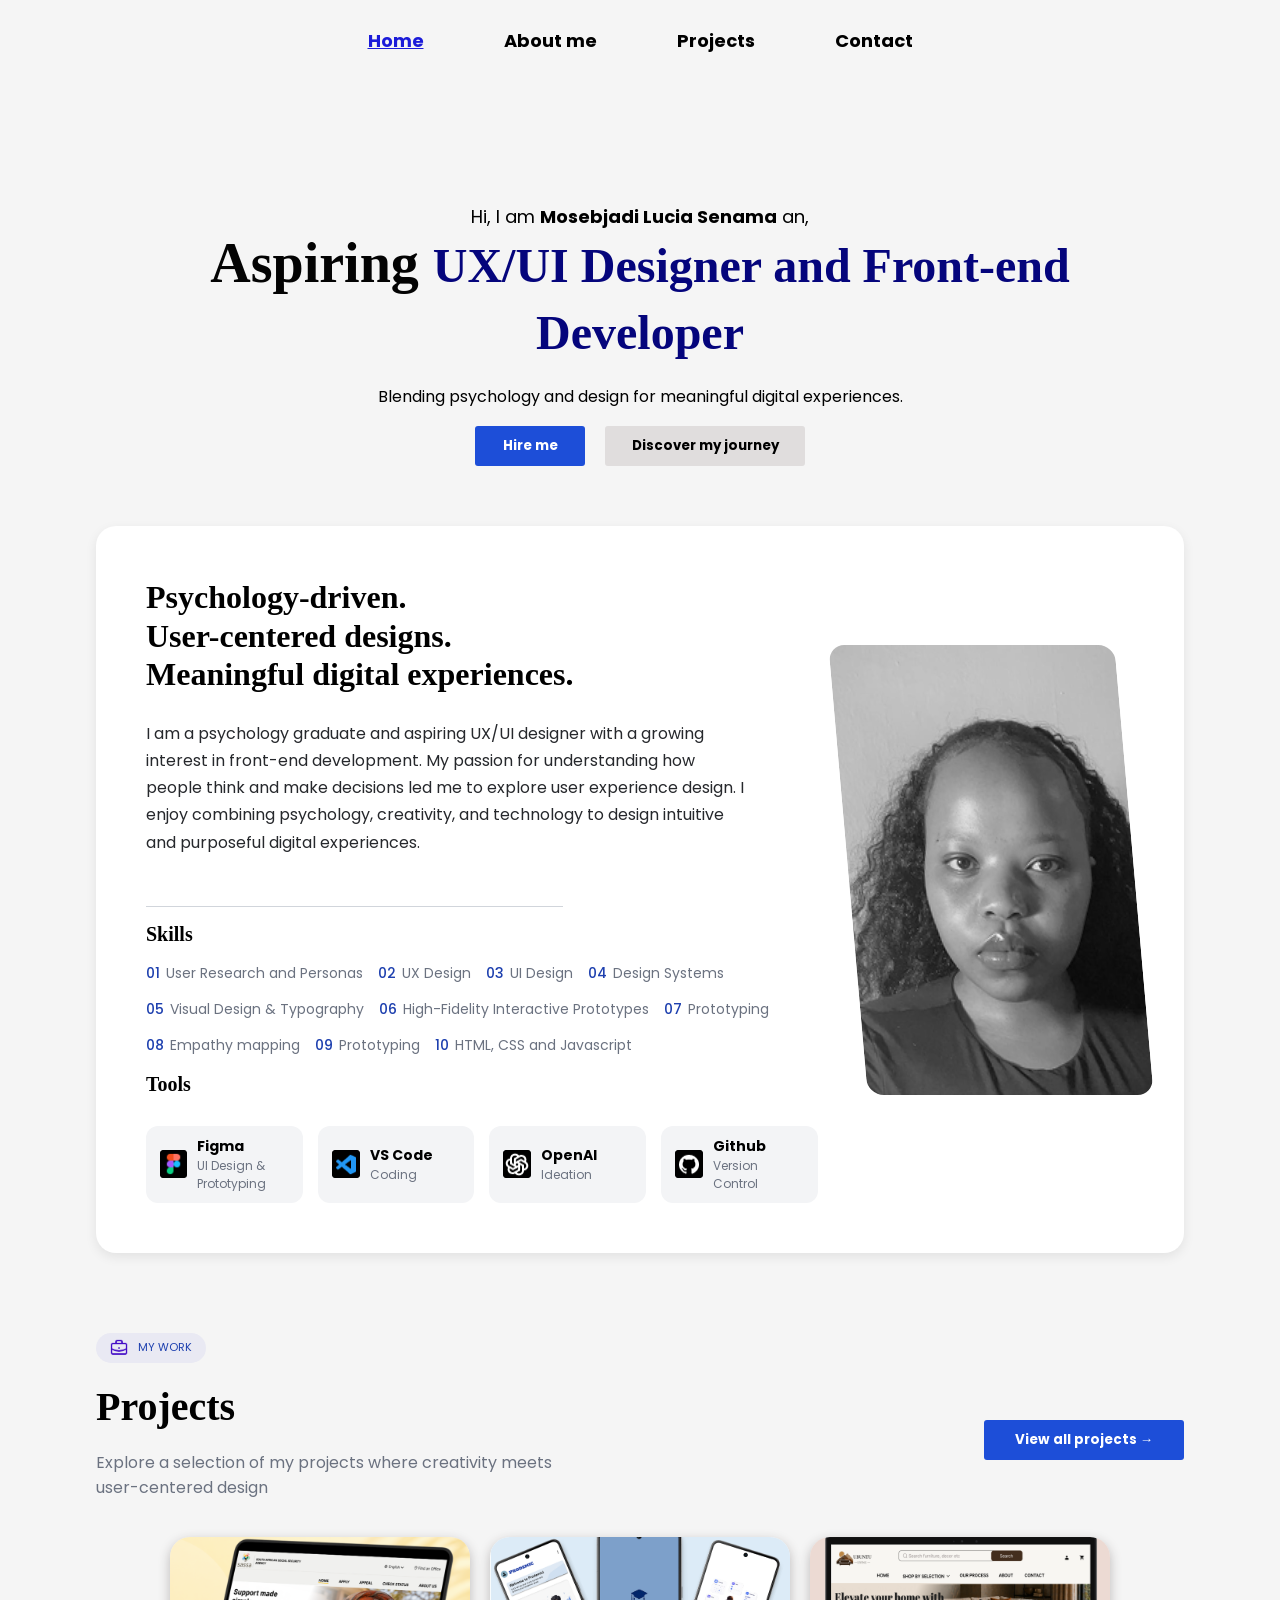
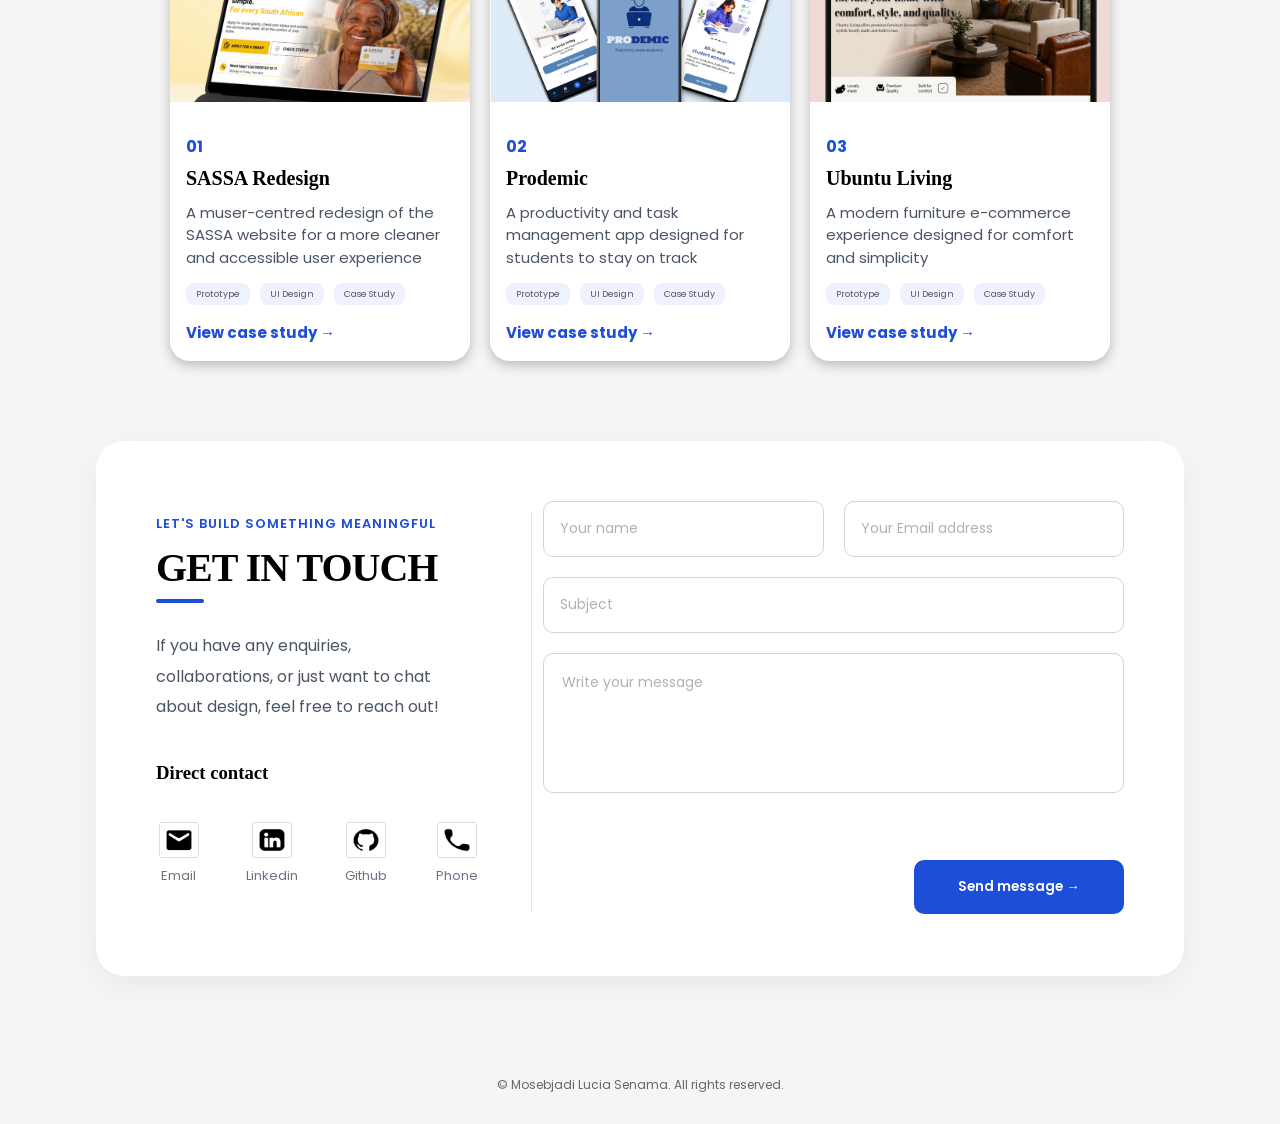
<file: index.html>
<!DOCTYPE html>
<html lang="en">
<head>
  <title>IM Portfolio exam</title>
    <meta charset="UTF-8">
    <meta name="viewport" content="width=device-width, initial-scale=1.0">
    <title>Document</title>
    <link rel="stylesheet" href="style.css">
    <script src="script.js" defer></script>

<!--fonts-->
 <link rel="preconnect" href="https://fonts.googleapis.com">
   <link rel="preconnect" href="https://fonts.gstatic.com" crossorigin>
   <link href="https://fonts.googleapis.com/css2?family=Alfa+Slab+One&family=Poppins:ital,wght@0,100;0,200;0,300;0,400;0,500;0,600;0,700;0,800;0,900;1,100;1,200;1,300;1,400;1,500;1,600;1,700;1,800;1,900&display=swap" rel="stylesheet">

</head>
<body>
  <!--Navigation bar-->
 <div id="navbar-container"></div>

<!--Intro-->
<div class="hero-section">
  <p class="intro">Hi, I am <span class="highlight">Mosebjadi Lucia Senama</span> an,</p>
       <h1 class="ux-ui"> Aspiring <span class="title"> UX/UI Designer and Front-end Developer</span></h1>
       <p class="hero-description">Blending psychology and design for meaningful digital experiences.</p>
       <div class="buttons">
        <button class="hireme">Hire me</button>
        <button class="discover" id="about" >Discover my journey</button>
      </div>
    </div>
    

      <!--About section-->

<section class="about-section">                                                                                                                                                 
  <!--whole white card-->
  <div class="about-card">
    <!--controls the left and right side-->
    <div class="about-content">

      <!--left side-->

      <div class="left-side">
<!--main heading-->
 <h2 class="heading1">
  Psychology-driven.<br>
  User-centered designs.<br>
  Meaningful digital experiences.</h2> 
  <!--about p-->
  <p class="about-me">
    I am a psychology graduate and aspiring UX/UI designer with a growing interest in front-end development. 
    My passion for understanding how people think and make decisions led me to explore user experience design.
     I enjoy combining psychology, creativity, and technology to design intuitive and purposeful digital experiences.
  </p>
  <hr class="divider">
  
   <h2 class="my-skills">Skills</h2>
  <div class="skills-section">
  
    <div class="skills-item">
      <span class="numbers">01</span> User Research and Personas
     </div>
         
       <div class="skills-item">
            <span class="numbers">02</span>UX Design  
     </div>

    <div class="skills-item">
         <span class="numbers">03</span>UI Design     
     </div>
         
    <div class="skills-item">
        <span class="numbers">04</span>Design Systems     
     </div>
           
      <div class="skills-item">
         <span class="numbers">05</span>Visual Design & Typography      
     </div>

     <div class="skills-item">
         <span class="numbers">06</span> High-Fidelity Interactive Prototypes
     </div>
        
    <div class="skills-item">
      <span class="numbers">07</span>Prototyping     
     </div>
        
         
    <div class="skills-item">
         <span class="numbers">08</span>Empathy mapping     
     </div>
         
     
    <div class="skills-item">
       <span class="numbers">09</span>Prototyping      
     </div>
         
  
      <div class="skills-item">
       <span class="numbers">10</span>HTML, CSS and Javascript     
     </div>
         
  </div>
<!--tool container-->
 <h2 class="my-tools">Tools</h2>
<div class="tool-container">
    <div class="tool-card">
      <img src="assets/images/Figma.png">
      <div class="tool-info">
       <h4>Figma</h4>
       <p>UI Design & Prototyping</p>
      </div>
      
    </div>
  
    <div class="tool-card">
      <img src="assets/images/VS-code.png">
      <div class="tool-info">
        <h4>VS Code</h4>
        <p>Coding</p>
      </div>
      
    </div>

    <div class="tool-card">
      <img src="assets/images/openAI.png">
      <div class="tool-info">
        <h4>OpenAI</h4>
        <p>Ideation</p>

      </div>
      
    </div>

    <div class="tool-card">
      <img src="assets/images/Github.png">
      <div class="tool-info">
        <h4>Github</h4>
        <p>Version Control</p>
      </div>
    </div>
    </div>
  </div>

  <!--right side-->
  <div class="right-side">
   <img class="profile-image" src="assets/images/profile.png">
  </div>

</div>
 
</section>

<!--My Projects-->
<section class="projects-section">
  <div class="projects-top">
    <div class="tool-card2">
        <img src="assets/icons/briefcase-business (1).png" class="briefcase">
        <p>MY WORK</p>
  </div>

  </div>
  
  <div>
<!--Projects heading area-->
<div class="project-top">
  <div class="project-text"> 
    <h2 class="featured-projects">Projects</h2> 
   <p class="projects-description">
     Explore a selection of my projects where creativity meets user-centered design
    </p>
  </div>

   <button class="view-all-p">View all projects &#8594</button>
  </div>
</div>
   
  
<!--Projects container-->

<div class="project-grid">
  <!--PROJECT 1-->
<div class="project-container">
  
  <img src="assets/images/Sassa.png" class="image-p">
  <div class="project-info">
    <p class="project-number1">01 </p>
  <h3 class="project-title">
  SASSA Redesign
  </h3>
   
  <p class="p-description">A muser-centred redesign of the SASSA website for a more cleaner and accessible user experience</p>
<div class="p-type">
 <p >Prototype</p> 
 <p> UI Design</p>
 <p>Case Study</p>
</div>
  
 <a href="sassa.html"   class="view-casestudy">View case study &#8594</a>
</div>
</div>
<!--PROJECT 2-->
 
<div class="project-container">
  
  <img src="assets/images/Prodemic.png" class="image-p">
  <div class="project-info">
    <p class="project-number1">02 </p>
  <h3 class="project-title">
   Prodemic
  </h3>
   
  <p class="p-description">A productivity and task management app designed for students to stay on track</p>
<div class="p-type">
 <p >Prototype</p> 
 <p> UI Design</p>
 <p>Case Study</p>
</div>
  
 <a  href="prodemic.html"    class="view-casestudy2">View case study &#8594</a>
</div>
</div>
 <!--SASSA PROJECTS-->
 
<div class="project-container">
 
  <img src="assets/images/E-Commerce.png" class="image-p">
  <div class="project-info">
    <p class="project-number1">03 </p>
  <h3 class="project-title">
    Ubuntu Living
  </h3>
   
  <p class="p-description">A modern furniture e-commerce experience designed for comfort and simplicity</p>
<div class="p-type">
 <p >Prototype</p> 
 <p> UI Design</p>
 <p>Case Study</p>
</div>
  
 <a  href="e-commerce.html"   class="view-casestudy3">View case study &#8594</a>
</div>
</div>
</div>
</div>
</section>

<!--GET IN TOUCH -->
<section id="contact">

<div class="contact-card">
  <!--Left side-->
  <div class="contact-left">
    <p class="let-us-connect">
      LET'S BUILD SOMETHING MEANINGFUL
    </p>
    <h2 class="get-in-touch">GET IN TOUCH</h2>
  <div class="contact-line"></div>
    <p class="contact-description">
      If you have any enquiries, collaborations, or just want to chat about design, feel free to reach out!
    </p>
  <div class="direct contact">
    <h3 class="dc">Direct contact</h3>
    <div class="icons">

      <!--email-->
    
        <a href="mailto:Senamamosebjadi105@gmail.com" class= "contact-item" target="_blank">
        <img src="assets/icons/email.png" class="icon">
        <p class="icon-name">Email</p>
      </a>
   
      
      <!--linkedin-->

     
        <a href="https://www.linkedin.com/in/mosebjadi-lucia-senama-6553932a7/=contact-item"  class="contact-item" target="_blank">
        <img src="assets/icons/linkedin.png" class="icon">
        <p class="icon-name">Linkedin</p>
        </a>
   
      

      <!--github-->


        <a href="https://github.com/dashboard "  class= "contact-item" target="_blank">
        <img src="assets/icons/github.png" class="icon">
        <p class="icon-name">Github</p>
      </a>
     

      <!--phone number-->
     
        <a href="tel:+27752689746" class= "contact-item">
        <img src="assets/icons/call.png" class="icon" target="_blank">
        <p class="icon-name">Phone</p>
      </a>
      
      
    </div>

  </div>
  </div>
<!--right side-->
<form class="input-field">
  <div class="top-inputs">
  <input placeholder="Your name">
  <input placeholder="Your Email address">
  </div>
  <div class="subject">
    <input placeholder="Subject" >
  </div>
   
  <div>
  <textarea class="message" placeholder="Write your message"></textarea>
</div>
<button  type="submit"  class="send-message">Send message &#8594</button>
<div id="success-popup">
  <div class="popup-card"> 
    <div class=" success-icon"> &#x2713;</div>

    <h2>Message sent successfully!</h2>

    <P>Thank you for reaching out
    </P>

  </div>
  </div>
  
  
</div>
</form>
</div>
</div>

</section>

 
<!--scroll up button-->
<button id="scroll-up"> &uarr; </button>       
       
  <div class="footer-1">
  <footer> &copy Mosebjadi Lucia Senama. All rights reserved.</footer>
</div> 

</body>
</html>
</file>
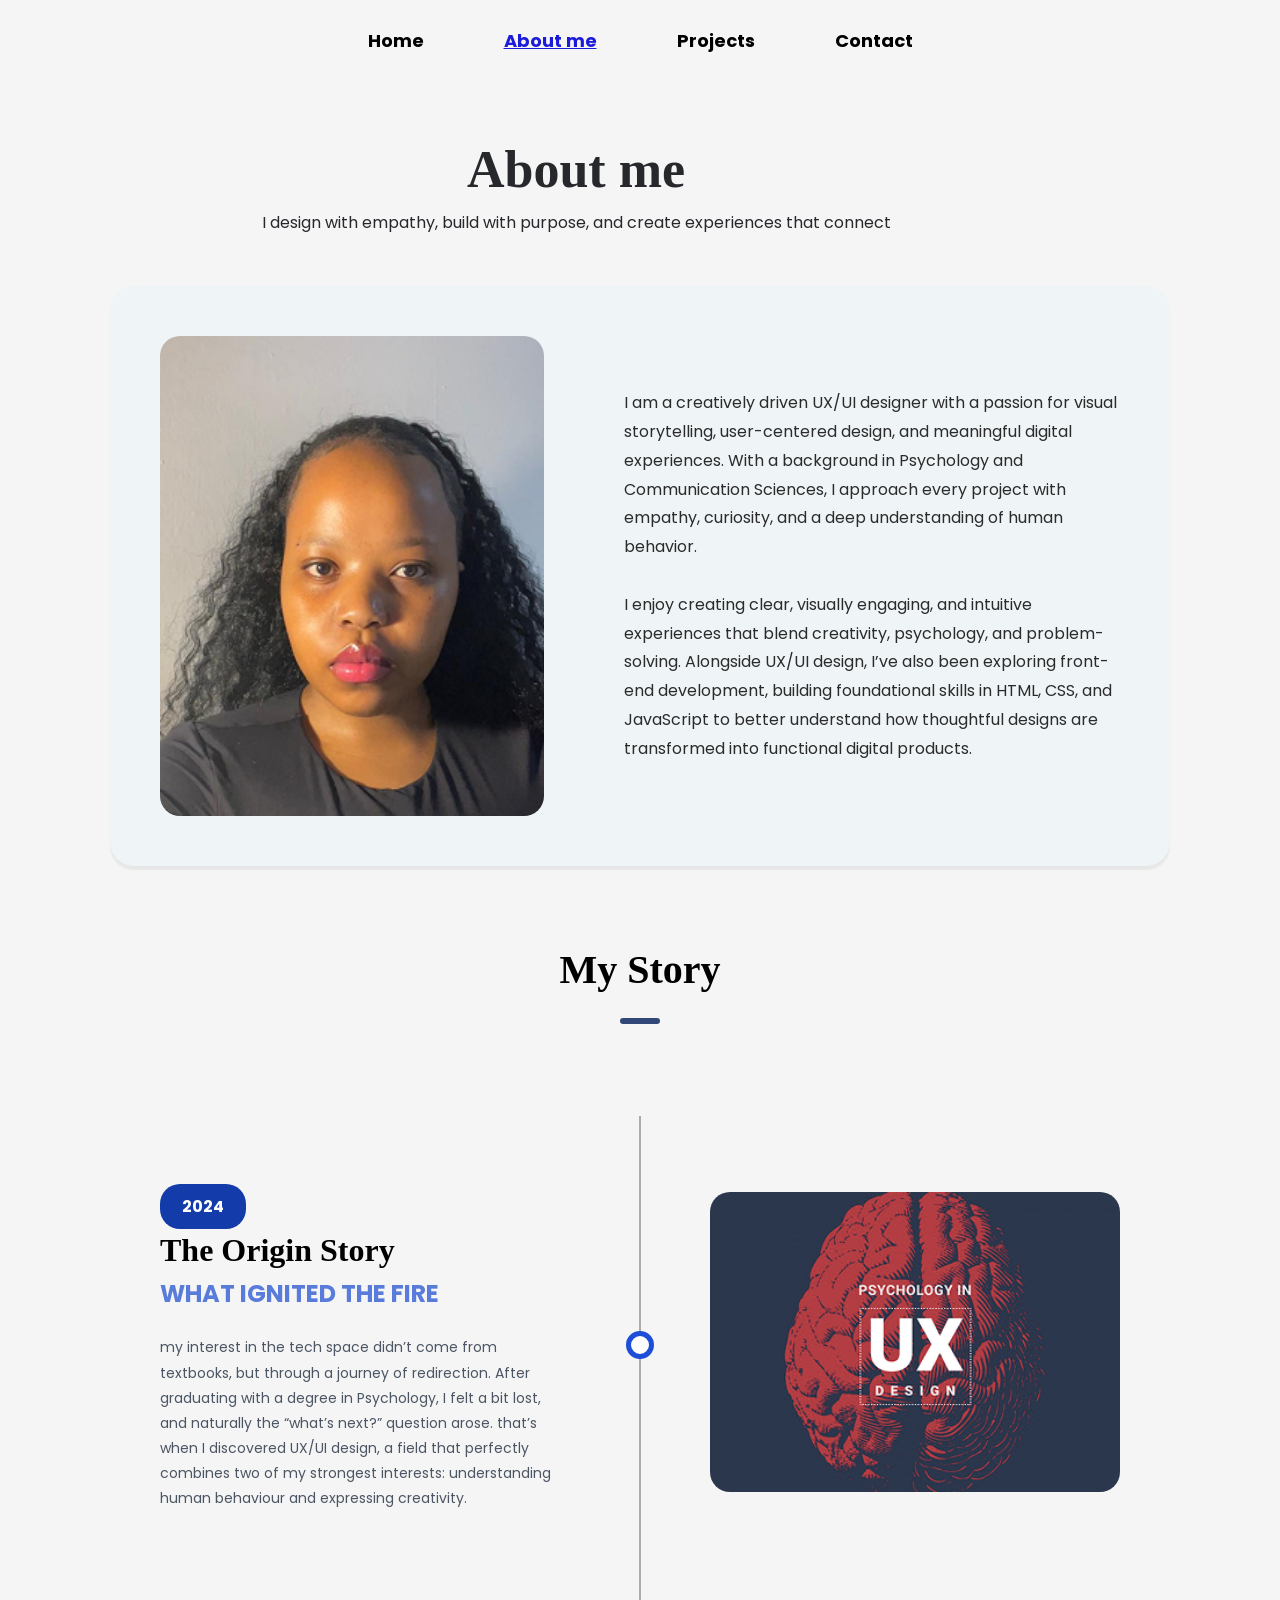
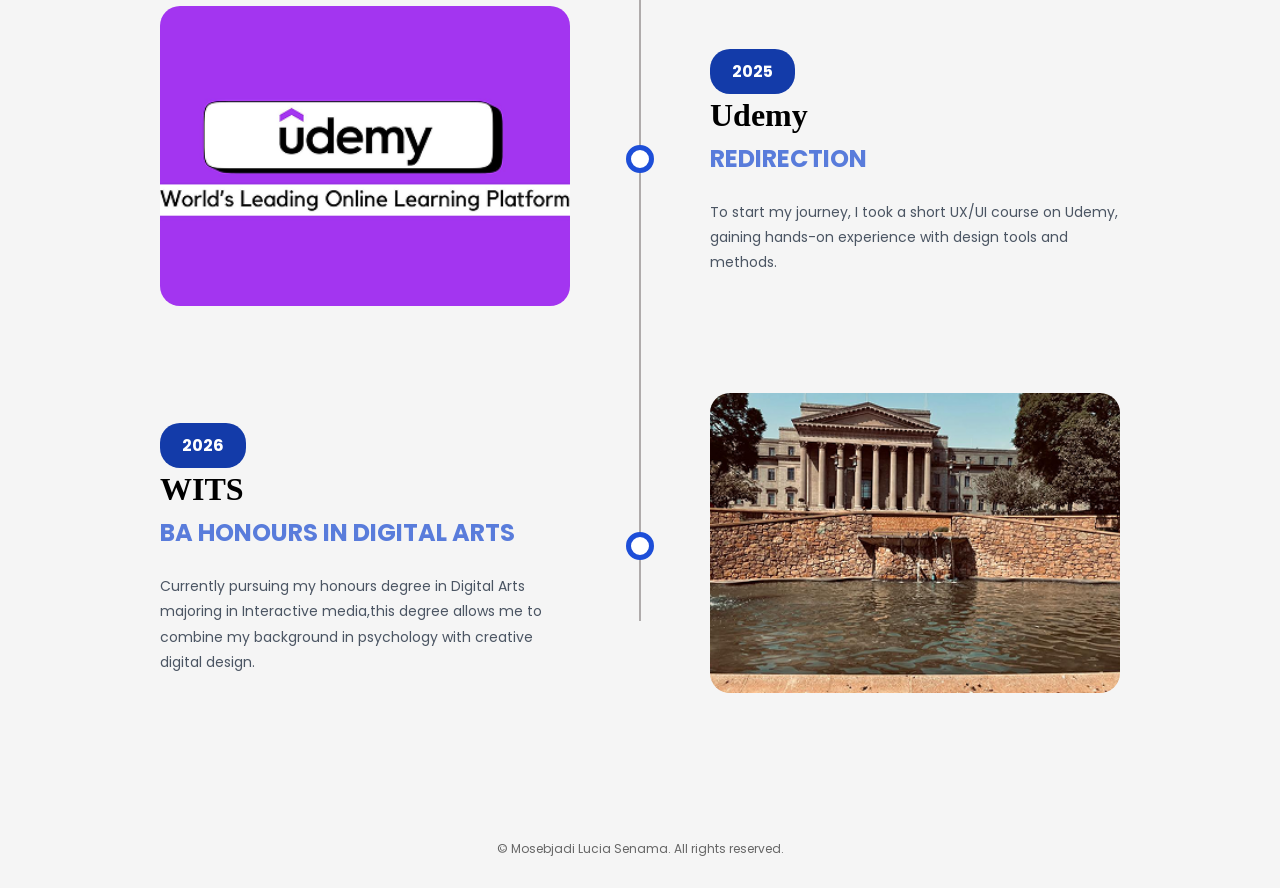
<file: about.html>
<!DOCTYPE html>
<html lang="en">
<head>
  <title>IM Portfolio exam</title>
    <meta charset="UTF-8">
    <meta name="viewport" content="width=device-width, initial-scale=1.0">
    <title>Document</title>
    <link rel="stylesheet" href="style.css">
    <script src="script.js" defer></script>

    <!--fonts-->
    <link rel="preconnect" href="https://fonts.googleapis.com">
   <link rel="preconnect" href="https://fonts.gstatic.com" crossorigin>
   <link href="https://fonts.googleapis.com/css2?family=Alfa+Slab+One&family=Poppins:ital,wght@0,100;0,200;0,300;0,400;0,500;0,600;0,700;0,800;0,900;1,100;1,200;1,300;1,400;1,500;1,600;1,700;1,800;1,900&display=swap" rel="stylesheet">

</head>
<body>
  <!--Navigation bar-->
  <div id="navbar-container"></div>
  
 <!---about me section--> 
<div class="about-me">
    <h1 class="about-me-h1">About me</h1>
    <p class="about-me-p">I design with empathy, build with purpose, and create experiences that connect</p>
</div>

<section class="about-me-section">
    <div class="about-me-card2" >
<!--left side-->
  <div class="my-image">
   <img class="my-image2" src="assets/images/profile.png"></div>

<!--right side-->
<div class="right-side-aboutme">
    <p class="about-me-description">I am a creatively driven UX/UI designer with a passion for visual storytelling, user-centered design, 
        and meaningful digital experiences. With a background in Psychology and Communication Sciences,
         I approach every project with empathy, curiosity, and a deep understanding of human behavior.
         <br><br>
         I enjoy creating clear, visually engaging, and intuitive experiences that blend creativity, psychology, and problem-solving.
         Alongside UX/UI design, I’ve also been exploring front-end development, building foundational skills in HTML, CSS, and JavaScript
         to better understand how thoughtful designs are transformed into functional digital products.</p>
         
    </div>
    </div>
</section>

<section class="my-story">
    
    
    <div class="timeline-wrapper">
        <div class="main-line"></div>
    <h2 class="my-story-h2">My Story</h2>
    <div class="mystoryline"></div>
 <!--TIMELINE ITEM 1 -->
<div class="whole-timeline">
<div class="timeline-item">

<!--left text-->
    <div class="timeline-left">
        <span class="year">2024</span>
        <h2 class="heading1">The Origin Story</h2>
        <h3 class="heading2">WHAT IGNITED THE FIRE</h3>
    <p class="timeline-description">
        my interest in the tech space didn’t come from textbooks, 
        but through a journey of redirection. After graduating with a degree in Psychology, 
        I felt a bit lost, and naturally the “what’s next?” question arose. 
        that’s when I discovered UX/UI design, a field that perfectly combines 
        two of my strongest interests: understanding human behaviour and expressing creativity.
    </p> 
</div>

<!--CENTRE-->
<div class="timeline-centre">
    <div class="circle1"></div>
   </div>
  

<!--RIGHT IMAGE-->

    <div class="timeline-right">
    <img src="assets/images/psyc.png" class="design" alt="psychology"> 

    </div>
</div>


<!--TIMELINE 2-->
<div  class="timeline-item">

<!--Left image-->
<div class="timeline-right" >
<img src="assets/images/udemy.png"  
     class="design" 
     alt="Udemy" >
</div>

<!--centre-->

   <div class="timeline-centre">
    <div class="circle1"></div>
   </div>

<!--Right text-->
<div  class="timeline-left">
    <span class="year">2025</span>
    <h2 class="heading1">Udemy</h2>
    <h3 class="heading2">REDIRECTION</h3>

    <p class="timeline-description">
        To start my journey, I took a short UX/UI course on Udemy,
        gaining hands-on experience with design tools and methods.
    </p>
    </div>
    </div>

    
<!--TIMELINE ITEM 3-->

    <div class="timeline-item">
      <!--LEFT TEXT-->  
    <div class="timeline-left">
        <span class="year">2026</span>
        <h2 class="heading1">
           WITS
        </h2>
        <h3 class="heading2">
            BA HONOURS IN DIGITAL ARTS
        </h3>

        <p class="timeline-description">Currently pursuing my honours degree 
            in Digital Arts majoring in Interactive media,this degree allows me 
            to combine my background in psychology with creative digital design.</p>

    </div>
    <div class="timeline-centre">
    <div class="circle1"></div>
   </div>

<!--LEFT SIDE IMAGE-->
<div class="timeline-right">
    <img src="assets/images/wits (1).png" class="design"  alt="wits">
    

    </div>
    </div>
    </div>
    </div>
</section>

<!--scroll up button-->
<button id="scroll-up"> &uarr; </button>  


<div class="footer-1">
  <footer> &copy Mosebjadi Lucia Senama. All rights reserved.</footer>
</div>
</body>
</html>
</file>
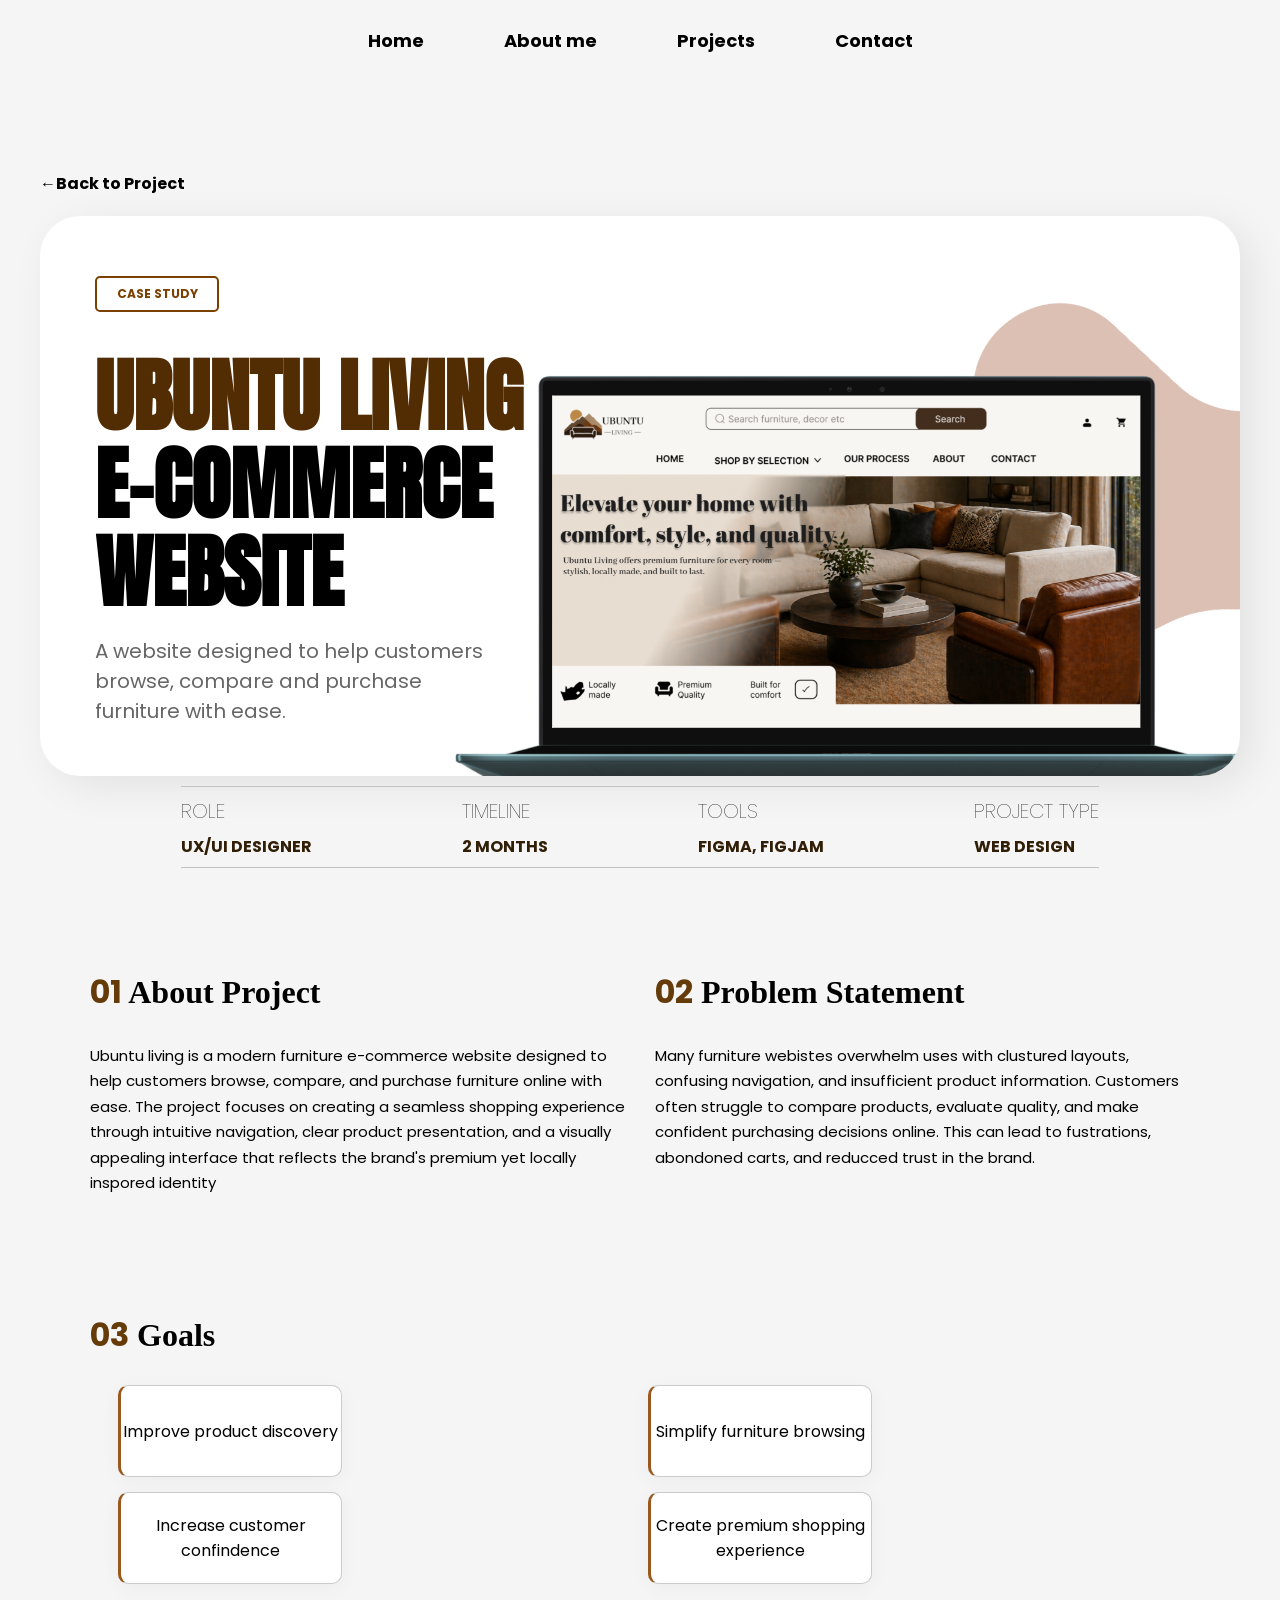
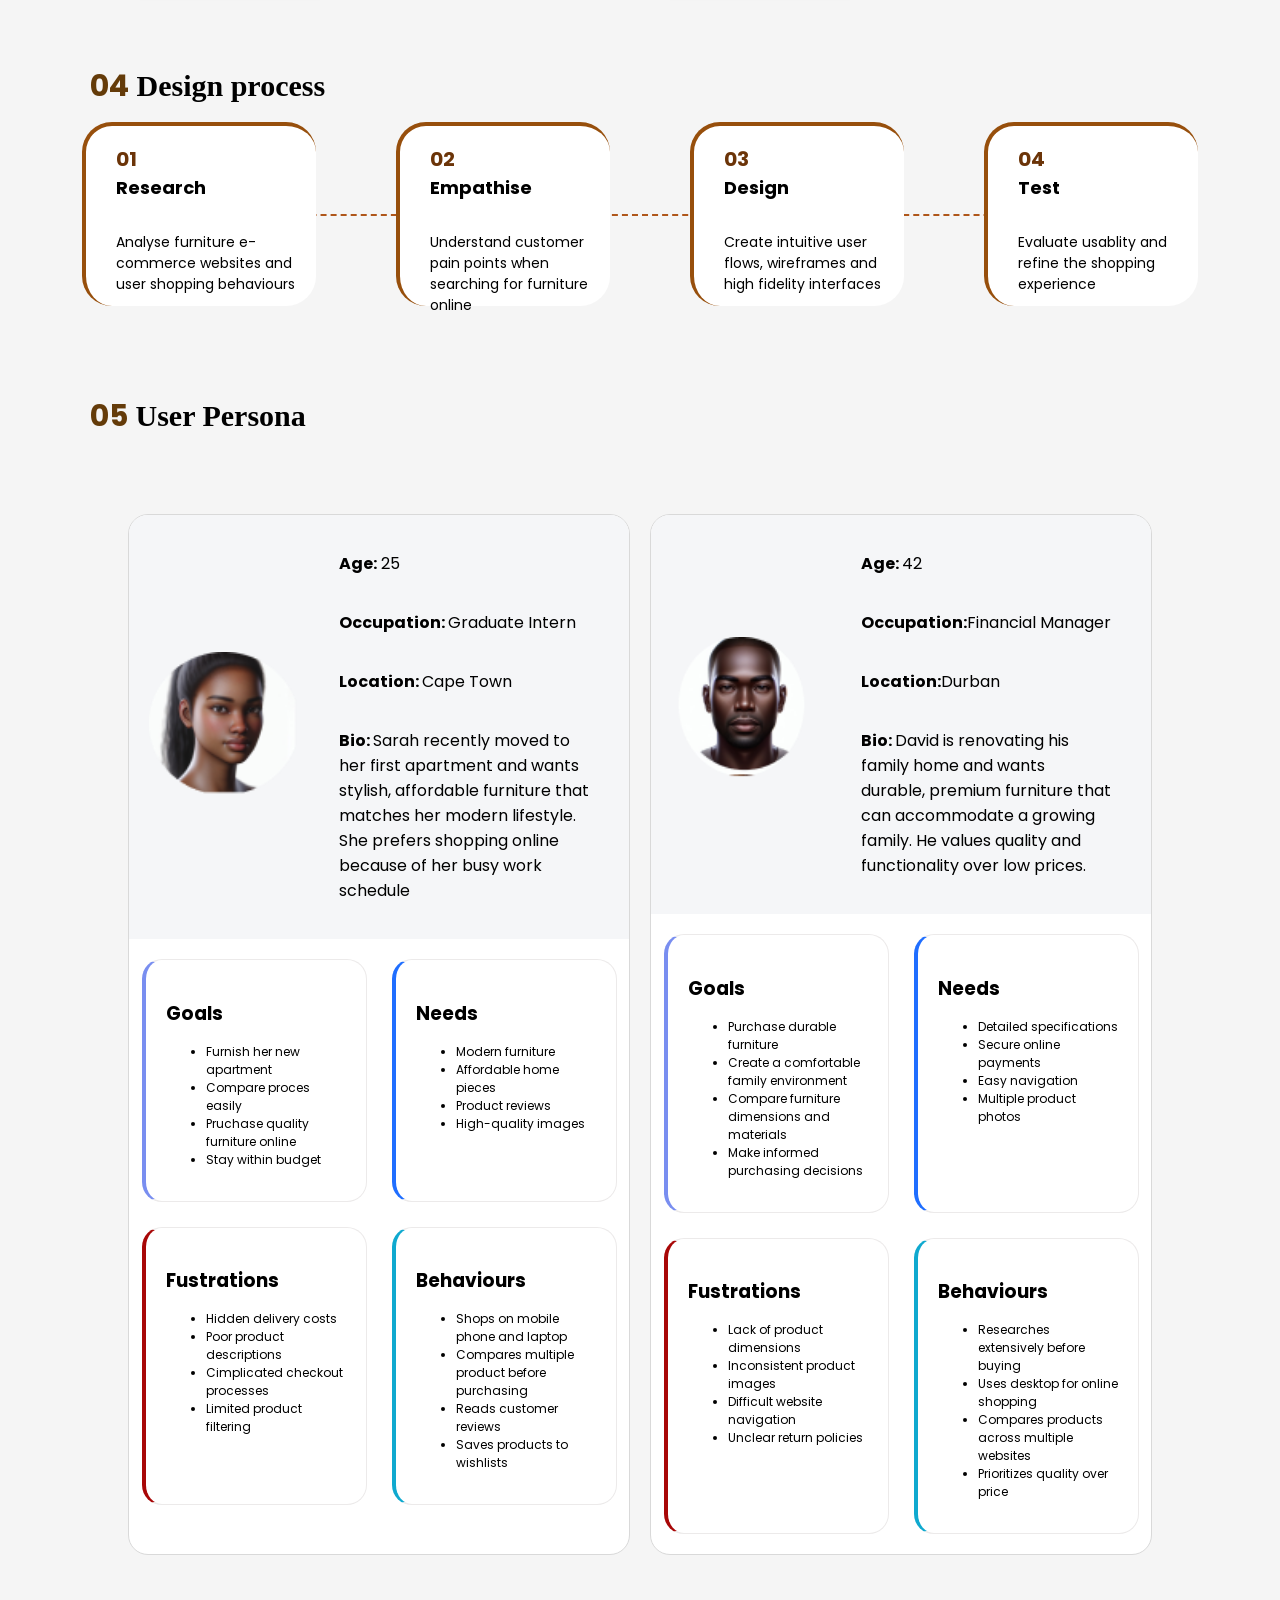
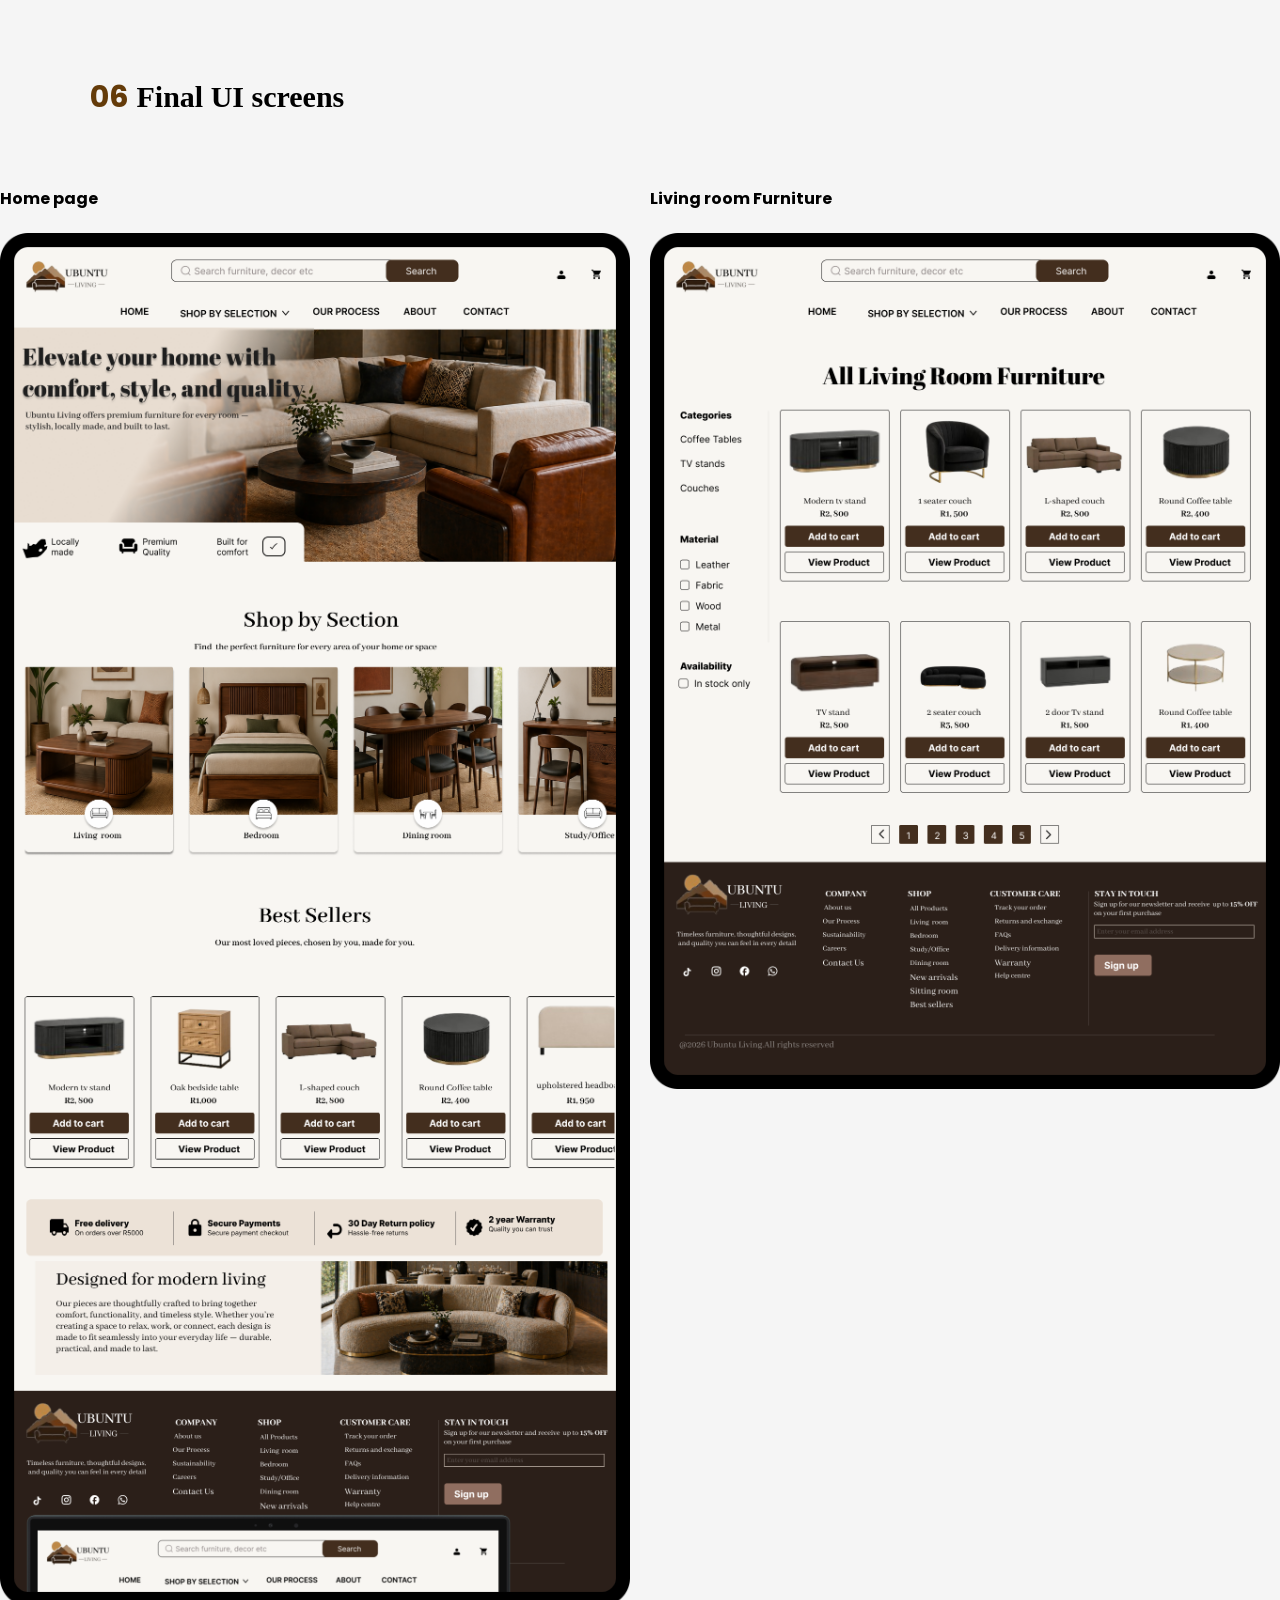
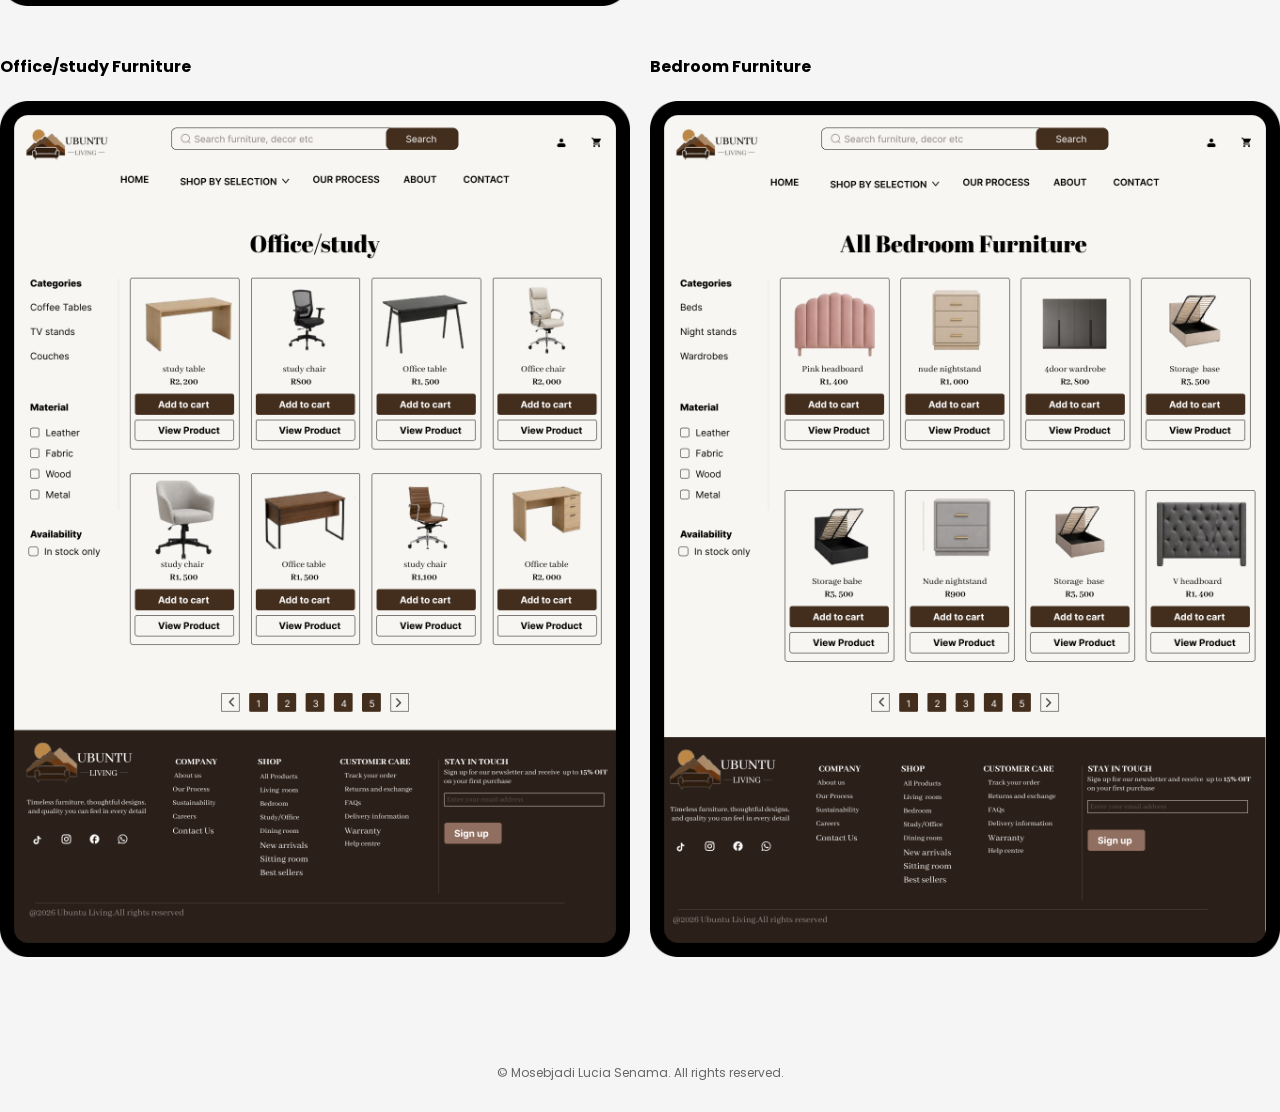
<file: e-commerce.html>
<!DOCTYPE html>
<html lang="en">
<head>
  <title>IM Portfolio exam</title>
    <meta charset="UTF-8">
    <meta name="viewport" content="width=device-width, initial-scale=1.0">
    <title>Document</title>
    <link rel="stylesheet" href="style.css">
    <script src="script.js" defer></script>
<!--FONTS-->
    <link rel="preconnect" href="https://fonts.googleapis.com">
   <link rel="preconnect" href="https://fonts.gstatic.com" crossorigin>
   <link href="https://fonts.googleapis.com/css2?family=Alfa+Slab+One&family=Poppins:ital,wght@0,100;0,200;0,300;0,400;0,500;0,600;0,700;0,800;0,900;1,100;1,200;1,300;1,400;1,500;1,600;1,700;1,800;1,900&display=swap" rel="stylesheet">

   <link rel="preconnect" href="https://fonts.googleapis.com">
   <link rel="preconnect" href="https://fonts.gstatic.com" crossorigin>
   <link href="https://fonts.googleapis.com/css2?family=Alfa+Slab+One&family=Anton&family=Poppins:ital,wght@0,100;0,200;0,300;0,400;0,500;0,600;0,700;0,800;0,900;1,100;1,200;1,300;1,400;1,500;1,600;1,700;1,800;1,900&display=swap" rel="stylesheet">
</head>
<body>
  <!--Navigation bar-->
  <div id="navbar-container"></div>>

<!--CASE STUDY INTRO SECTION-->


<main class="main-e-commerce">
<section class="intro-section">
  <a href="projects.html" class="back-to-project"> &#8592;Back to Project</a>
 <!--LEFT TEXTS-->
<div class="case-hero">
  <div class="hero-left">
 
   
  <span class="ui-case-study3"> CASE STUDY</span>
<h1 class="prodemic-website3"><span class="sassa-w3">UBUNTU LIVING</span>
  <br>E-COMMERCE WEBSITE</h1>
<p class="case-description">A website designed to help customers browse, compare and purchase furniture with ease.</p>


</div>

<!--MOCKUP IMAGES-->
<div class="hero-right2">
   <div class="blob">
    <img src="assets/images/brown blob.png">
  </div>
  
  </div>
  <div class="mock-img2">
  <img src="assets/images/E-commerce mockup.png" class="ubuntu-image3" alt="Prodemic mockup image"> 

</div> 
</div>
</section>

<!--INFOR CARD-->

<div class="project1-infor">


<!--item 1-->
<div class="info-item">
  <h1 class="role1">ROLE</h1>
  <p class="role-p3">UX/UI DESIGNER</p>
</div>

<div class="info-item">
  <h1 class="role1">TIMELINE</h1>
  <p class="role-p3">2 MONTHS</p>
</div>

<div class="info-item""> 
  <h1 class="role1">TOOLS</h1>
  <p class="role-p3">FIGMA, FIGJAM</p>
</div>
<div class="info-item">
 <h1 class="role1">PROJECT TYPE</h1>
  <p class="role-p3">WEB DESIGN</p>
</div>
</div>


<!--ABOUT PROJECT-->
<section class="about-sassa">
  <div class="about-project-container">
    
    <h2 class="h2-about">  <span class="number-4"> 01</span> About Project</h2>
    
    <p class="sassa-description">Ubuntu living is a modern furniture e-commerce website designed to help customers browse, compare, and purchase furniture online with ease.
      The project focuses on creating a seamless shopping experience through intuitive navigation, clear product presentation, and a visually appealing interface that reflects the brand's premium yet locally inspored identity
    </p>

  </div>

<!--PROBLEM STATEMENT-->
<div class="about-project-container2">
    
    <div class="about-sassa-p">
    <h2 class="h2-about">  <span class="number-4"> 02</span> Problem Statement</h2>
    
    <p class="sassa-description">
      Many furniture webistes overwhelm uses with clustured layouts, confusing navigation, and insufficient product information.
      Customers often struggle to compare products, evaluate quality, and make confident purchasing decisions online. This
      can lead to fustrations, abondoned carts, and reducced trust in the brand.
    </p>
</div>
</section>
<!--GOALS-->
<section class="goals">
  <div class="about-project-container">
    
    <div class="about-sassa-g">
    <h2 class="h2-about">  <span class="number-4"> 03</span> Goals</h2>

    <div class="goals-section">
      <div class="goal-card4">
        <p>Improve product discovery</p>

      </div>

      <div class="goal-card4">
        <p>Simplify furniture browsing</p>

    </div>

    <div class="goal-card4">
        <p>Increase customer confindence</p>

    </div>

    <div class="goal-card4">
        <p>Create premium shopping experience</p>

    </div>
 
</section>


<!--DESIGN PROCESS-->
<section>
<div class="about-project-container-4">
    
    <div class="about-e-commerce-p">
    <h2 class="h2-about3">  <span class="number-4"> 04</span> Design process</h2>
</div>
</div>

<section class="design-process-section">
 

<!--1-->
  <div class="design-process-card">
    <div class="info-item-4 ">
  <h1 class="describe2"><span class="describe-4">01</span><br>Research</h1>
  <p class="what-3">Analyse furniture e-commerce websites and user shopping behaviours</p>
</div>
  </div>

<!--2-->

    <div class="info-item-4">
  <h1 class="describe2"><span class= "describe-4">02</span><br>Empathise</h1>
  <p class="what-3">Understand customer pain points when searching for furniture online</p>
</div>
</div>

<div class="design-line-4"></div>


<!--3-->
    <div class="info-item-4">
      <h1 class="describe2"><span class="describe-4">03</span><br>Design</h1>
 
  <p class="what-3">Create intuitive user flows, wireframes and high fidelity interfaces</p>
</div>
</div>


<!--4-->

    <div class="info-item-4">
  <h1 class="describe2"><span class="describe-4">04</span><br>Test</h1>
  <p class="what-3">Evaluate usablity and refine the shopping experience</p>
 
</div>
</div>

</section> 



<section class="user-persona-ecommerce">   
    <div class="about-e-commerce-p">
    <h2 class="h2-about3">  <span class="number-4"> 05</span> User Persona</h2>
</div>
</div>

<section class="user-persona-prodemic">
  <div class="user-persona-card">
    <div class="header-info">

<!--user image-->
      <div class="persona-image">
        <img src="assets/images/user-person 1.png" class="persona4">
      </div>

      <div class="persona-details">
        <p><strong>Age:</strong> 25</p>
      
        <p><strong>Occupation: </strong>Graduate Intern</p>
        <p><strong>Location: </strong>Cape Town</p>
      <p class="bio"><strong>Bio: </strong>Sarah recently moved to her first apartment and wants stylish,
        affordable furniture that matches her modern lifestyle. She prefers shopping online because of her 
        busy work schedule</p>  
    </div>
      </div>

    
<!--goals-->
<div class="whole-section-cards">
     <div class="persona-content">
      <div class="persona-goals-card">
        <h3 class="tag">Goals</h3>
        <ul class="goals-list-p">
          <li>Furnish her new apartment</li>
          <li>Compare proces easily</li>
          <li>Pruchase quality furniture online</li>
          <li>Stay within budget</li>
       </ul>
      </div>
<!--needs-->
      <div class="persona-goals-card3">
        <h3 class="tag">Needs</h3>
        <ul class="goals-list-p">
          <li>Modern furniture</li>
          <li>Affordable home pieces</li>
          <li>Product reviews</li>
          <li>High-quality images</li>
       </ul>
      </div>
<!--Fustrations-->
      <div class="persona-goals-card2">
        <h3 class="tag"> Fustrations</h3>
      <ul class="goals-list-p">
          <li>Hidden delivery costs</li>
          <li>Poor product descriptions</li>
          <li>Cimplicated checkout processes</li>
          <li>Limited product filtering</li>
       </ul>
     </div>

<!--behavoours-->
      <div class="persona-goals-card1">
        <h3 class="tag"> Behaviours</h3>
      <ul class="goals-list-p">
          <li>Shops on mobile phone and laptop</li>
          <li>Compares multiple product before purchasing</li>
          <li>Reads customer reviews</li>
          <li>Saves products to wishlists</li>
       </ul>
     </div>
    </div>
  </div>
  </div>


<!--user persona 2-->
<div class="user-persona-card">
    <div class="header-info">

<!--user image-->
      <div class="persona-image">
        <img src="assets/images/user-person 5.png" class="persona4">
      </div>

      <div class="persona-details">
        <p><strong>Age: </strong> 42</p>
      
        <p><strong>Occupation:</strong>Financial Manager</p>
  
        <p><strong>Location:</strong>Durban</p>
        <p class="bio"><strong>Bio: </strong>David is renovating his family home and wants durable, premium furniture that can accommodate a growing family.
          He values quality and functionality over low prices.
    </p>  
      </div>
      </div>
<!--goals-->
<div class="whole-section-cards">
     <div class="persona-content">
      <div class="persona-goals-card">
        <h3 class="tag">Goals</h3>
        <ul class="goals-list-p">
          <li>Purchase durable furniture</li>
          <li>Create a comfortable family environment</li>
          <li>Compare furniture dimensions and materials</li>
          <li>Make informed purchasing decisions</li>
       </ul>
      </div>
<!--needs-->
      <div class="persona-goals-card3">
        <h3 class="tag">Needs</h3>
        <ul class="goals-list-p">
          <li>Detailed specifications</li>
          <li>Secure online payments</li>
          <li>Easy navigation</li>
          <li>Multiple product photos</li>
       </ul>
      </div>
<!--Fustrations-->
      <div class="persona-goals-card2">
        <h3 class="tag"> Fustrations</h3>
      <ul class="goals-list-p">
          <li>Lack of product dimensions</li>
          <li>Inconsistent product images</li>
          <li>Difficult website navigation</li>
          <li>Unclear return policies</li>
       </ul>
     </div>

     <!--behavoours-->
      <div class="persona-goals-card1">
        <h3 class="tag"> Behaviours</h3>
      <ul class="goals-list-p">
          <li>Researches extensively before buying</li>
          <li>Uses desktop for online shopping</li>
          <li>Compares products across multiple websites</li>
          <li>Prioritizes quality over price</li>
       </ul>
     </div>
    </div>
  </div>
  </div>

</section>


<!---information achitecture-->
<section class="user-persona-ecommerce">   
    <div class="about-e-commerce-p">
    <h2 class="h2-about3">  <span class="number-4"> 06</span> Final UI screens</h2>
  
</div>
</div>

<!--FINAL UI-->
    

    
    </div>
  </div>


<div class="screens-card">
  <div>
    <h4 class="h4-e">Home page</h4>
    <img src="assets/images/Group 54.png" alt="ui designs">
  </div>
  
 <div>
    <h4 class="h4-e">Living room Furniture</h4>
    <img src="assets/images/Living room (1).png" alt="ui designs">
  </div>
  

  <div>
    <h4 class="h4-e">Office/study Furniture</h4>
    <img src="assets/images/Living room.png" alt="ui designs">
  </div>
  

  <div>
    <h4 class="h4-e">Bedroom Furniture</h4>
    <img src="assets/images/bedroom.png" alt="ui designs">
  </div>
  
</div>
</section>
</main>

<!--scroll up button-->
<button id="scroll-up"> &uarr; </button>  



<div class="footer-1">
  <footer> &copy Mosebjadi Lucia Senama. All rights reserved.</footer>
</div>

</body>
</html>
</file>
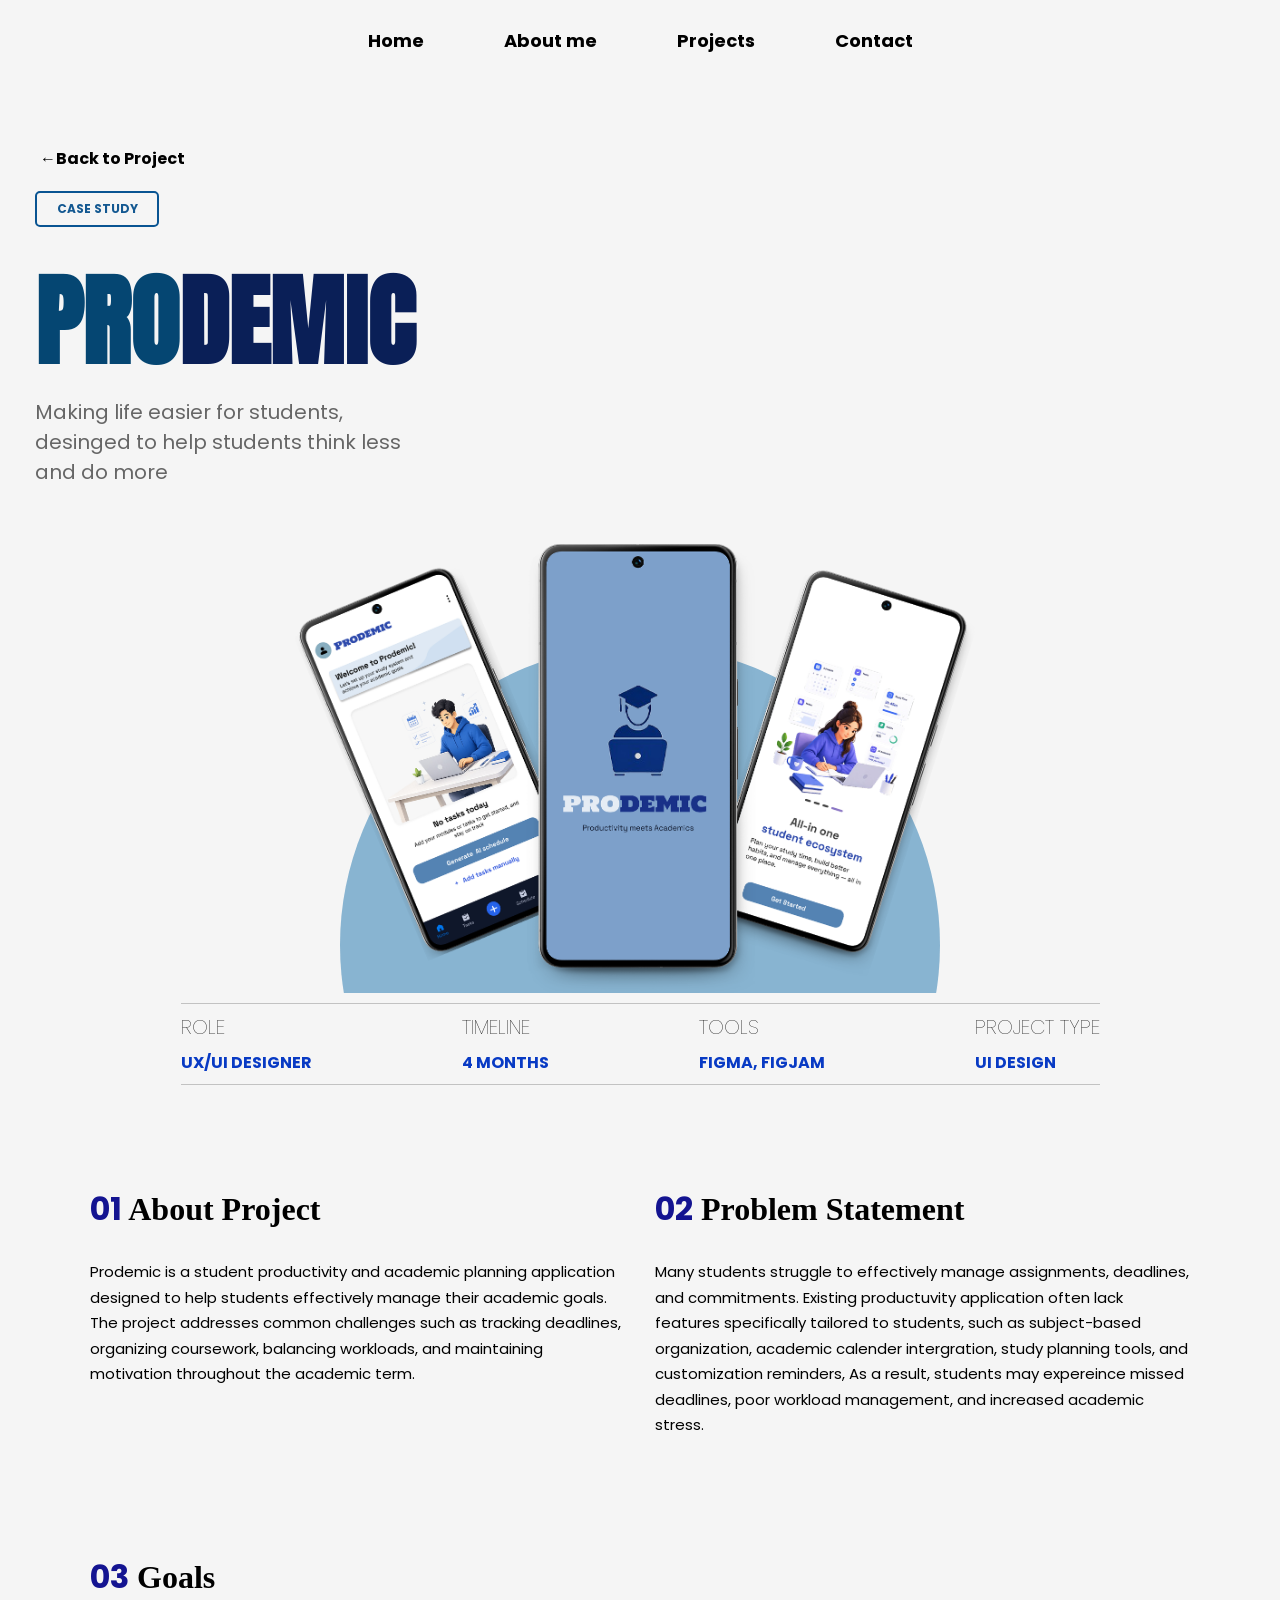
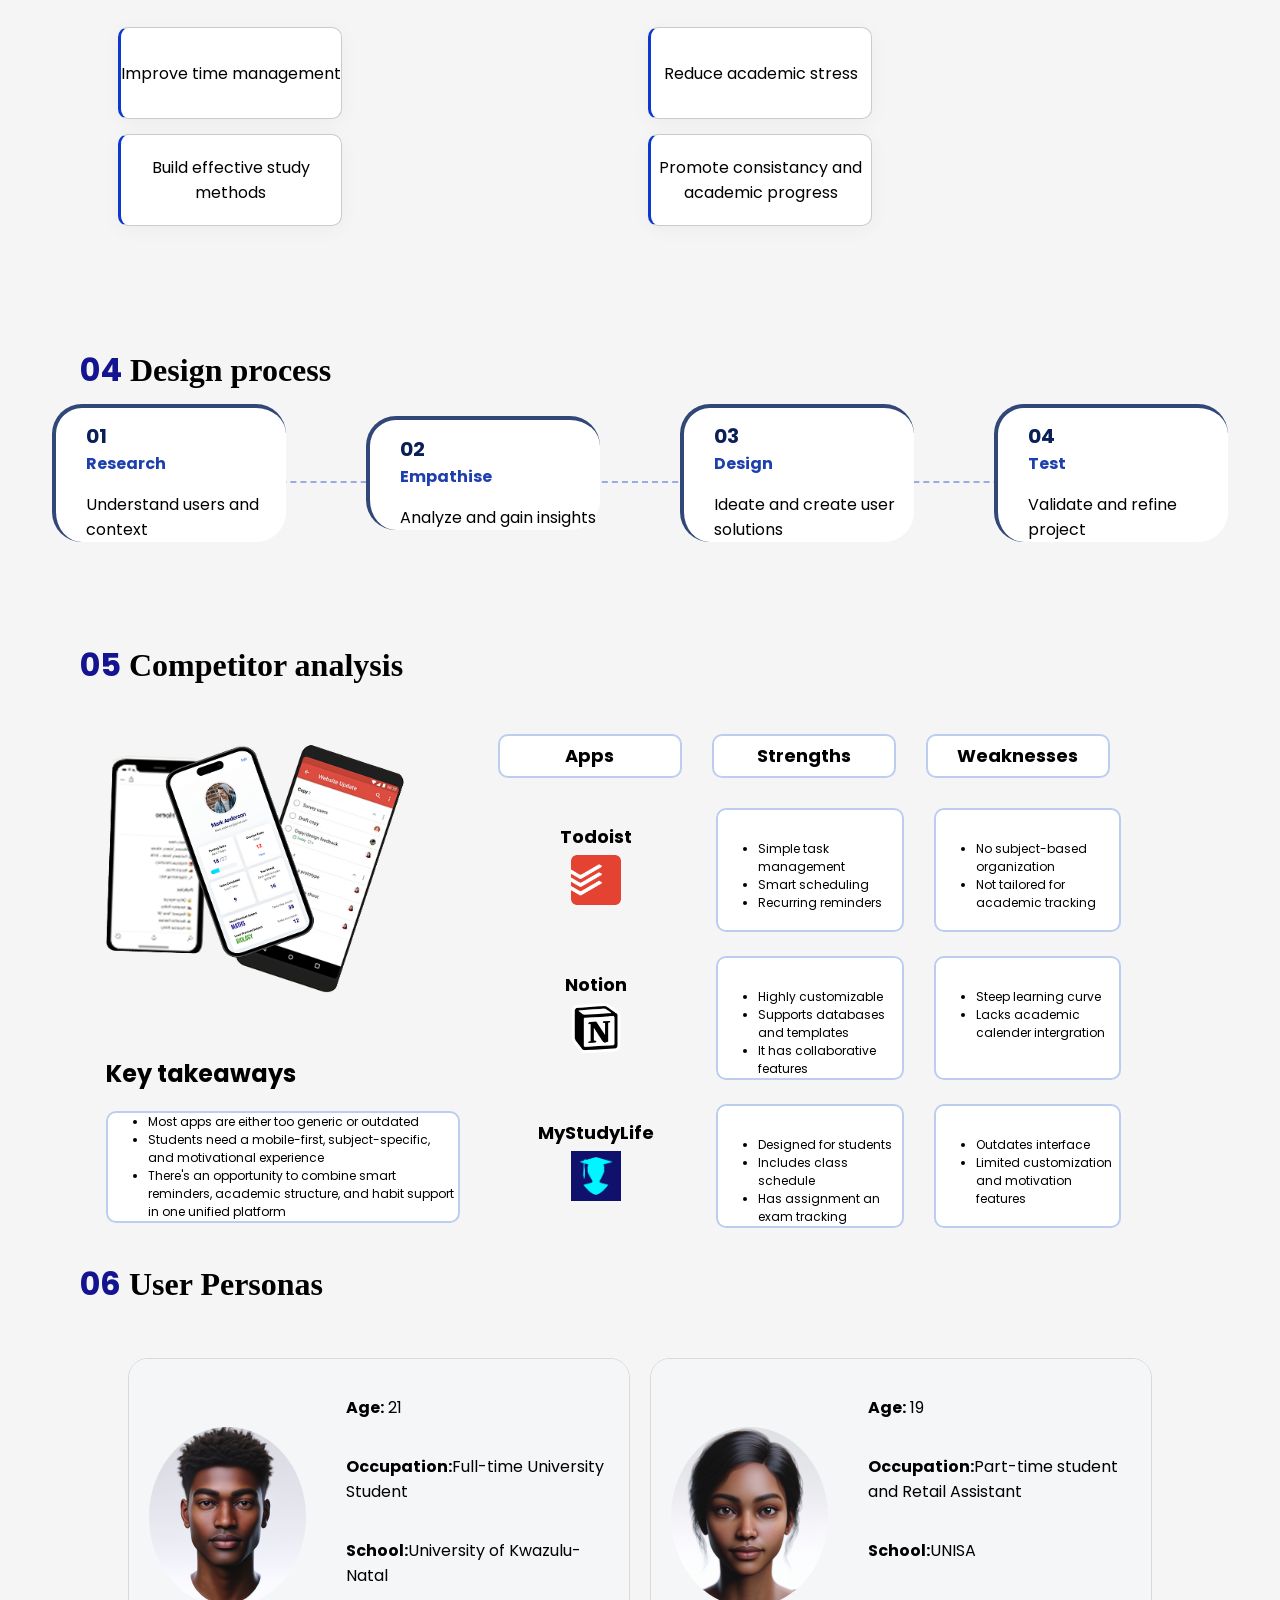
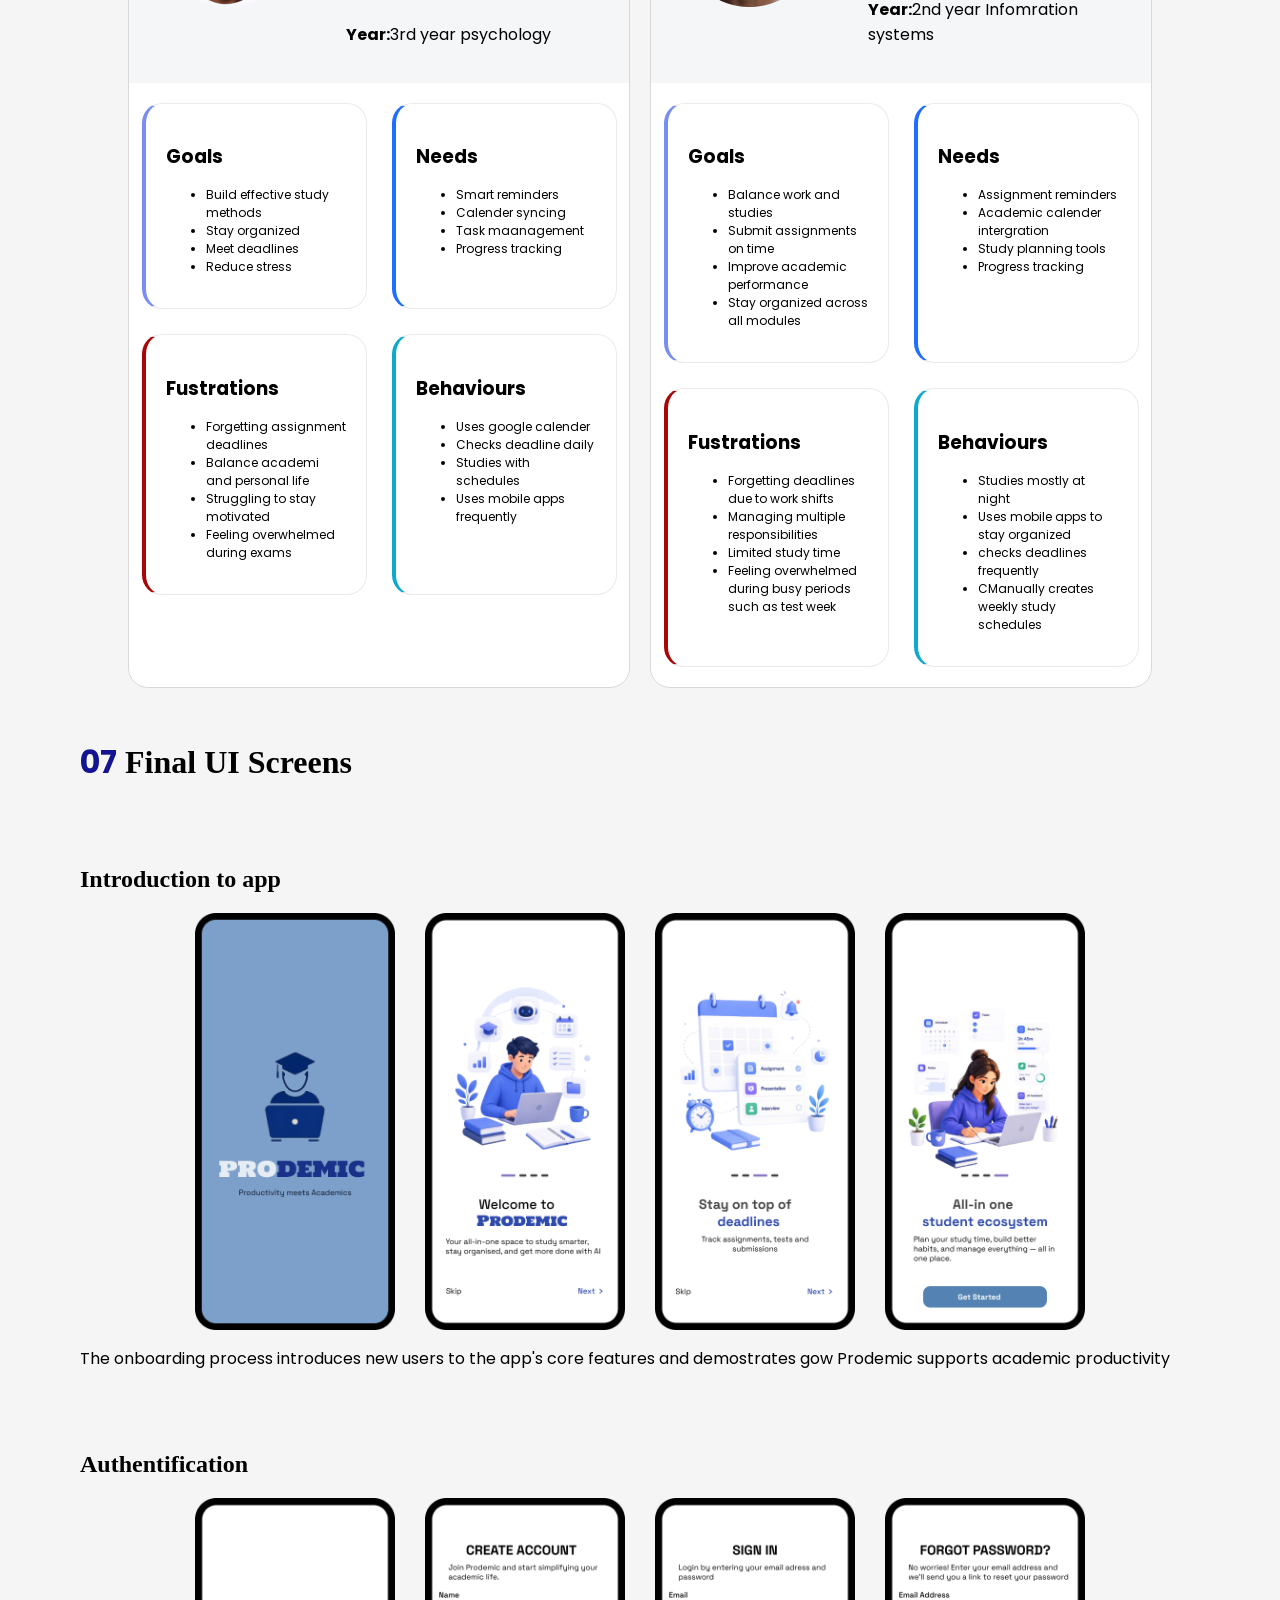
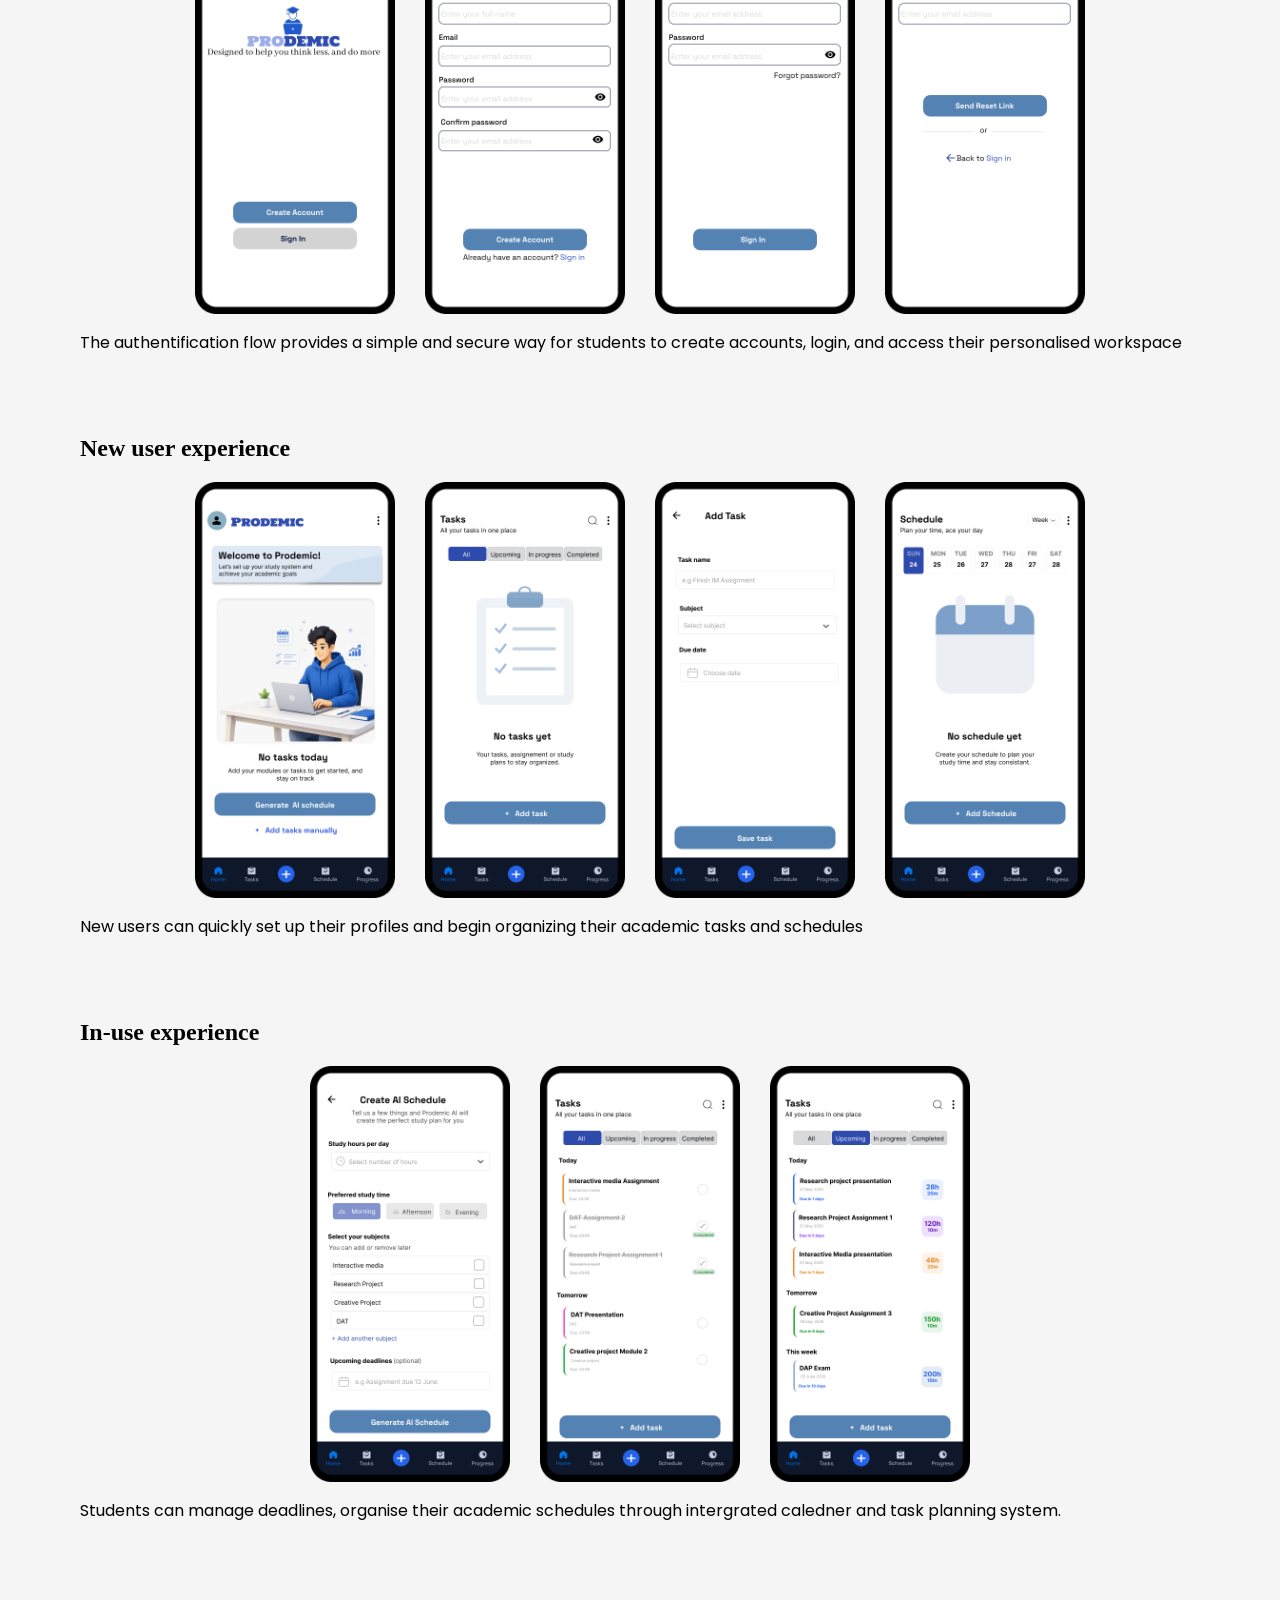
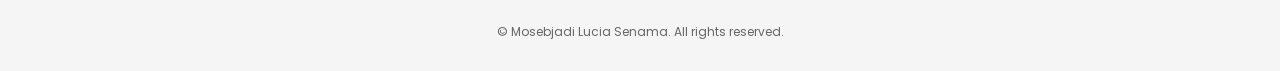
<file: prodemic.html>
<!DOCTYPE html>
<html lang="en">
<head>
  <title>IM Portfolio exam</title>
    <meta charset="UTF-8">
    <meta name="viewport" content="width=device-width, initial-scale=1.0">
    <title>Document</title>
    <link rel="stylesheet" href="style.css">
    <script src="script.js" defer></script>
<!--FONTS-->
    <link rel="preconnect" href="https://fonts.googleapis.com">
   <link rel="preconnect" href="https://fonts.gstatic.com" crossorigin>
   <link href="https://fonts.googleapis.com/css2?family=Alfa+Slab+One&family=Poppins:ital,wght@0,100;0,200;0,300;0,400;0,500;0,600;0,700;0,800;0,900;1,100;1,200;1,300;1,400;1,500;1,600;1,700;1,800;1,900&display=swap" rel="stylesheet">

   <link rel="preconnect" href="https://fonts.googleapis.com">
   <link rel="preconnect" href="https://fonts.gstatic.com" crossorigin>
   <link href="https://fonts.googleapis.com/css2?family=Alfa+Slab+One&family=Anton&family=Poppins:ital,wght@0,100;0,200;0,300;0,400;0,500;0,600;0,700;0,800;0,900;1,100;1,200;1,300;1,400;1,500;1,600;1,700;1,800;1,900&display=swap" rel="stylesheet">
</head>
<body>
  <!--Navigation bar-->
  <div id="navbar-container"></div>

<!--CASE STUDY INTRO SECTION-->


<main class="prodemic-page">
<section class="intro-section">
   <a href="projects.html" class="back-to-project"> &#8592;Back to Project</a>
 <!--LEFT TEXTS-->
<div class="prodemic-case-hero">
  <div class="hero-left">
  <span class="ui-case-study2"> CASE STUDY</span>
<h1 class="prodemic-website2"><span class="sassa-w2">PRO</span>DEMIC</h1>
<p class="case-description">Making life easier for students, desinged to help students think less and do more</p>


</div>

<!--MOCKUP IMAGES-->
<div class="hero-right3">
  <div class="circle"></div>
   
  <div class="mock-img3">
  <img src="assets/images/prodemic-1.png" class="prodemic-image" alt=" mockup image"> 

</div> 
</div>
</section>

<!--INFOR CARD-->

<div class="project3-infor">

<!--item 1-->
<div class="info-item">
  <h1 class="role1">ROLE</h1>
  <p class="role-p2">UX/UI DESIGNER</p>
</div>

<div class="info-item">
  <h1 class="role1">TIMELINE</h1>
  <p class="role-p2">4 MONTHS</p>
</div>

<div class="info-item"> 
  <h1 class="role1">TOOLS</h1>
  <p class="role-p2">FIGMA, FIGJAM</p>
</div>
<div class="info-item">
 <h1 class="role1">PROJECT TYPE</h1>
  <p class="role-p2">UI DESIGN</p>
</div>
</div>

<!--about project-->
<section class="about-sassa">
  <div class="about-project-container">
    
    <h2 class="h2-about">  <span class="number-2"> 01</span> About Project</h2>
    
    <p class="sassa-description">Prodemic is a student productivity and academic planning application designed to help students effectively manage their academic goals.
      The project addresses common challenges such as tracking deadlines, organizing coursework, balancing workloads, and 
      maintaining motivation throughout the academic term.</p>

  </div>

<!--PROBLEM STATEMENT-->
<div class="about-project-container2">
    
    <div class="about-sassa-p">
    <h2 class="h2-about">  <span class="number-2"> 02</span> Problem Statement</h2>
    
    <p class="sassa-description">Many students struggle to effectively manage assignments, deadlines, and commitments. Existing productuvity application often lack features
      specifically tailored to students, such as subject-based organization, academic calender intergration, study planning tools, and customization reminders, As a result, students may expereince missed deadlines, poor workload 
      management, and increased academic stress.

    </p>
</div>
</div>
</section>
  


<!--Solution and gaols-->
<!--GOALS-->
<section class="goals">
  <div class="about-project-container">
    
    <div class="about-sassa-g">
    <h2 class="h2-about">  <span class="number-2"> 03</span> Goals</h2>

    <div class="goals-section">
      <div class="goal-card-2">
        <p>Improve time management</p>

      </div>

      <div class="goal-card-2">
        <p>Reduce academic stress</p>

    </div>

    <div class="goal-card-2">
        <p>Build effective study methods</p>

    </div>

    <div class="goal-card-2">
        <p>Promote consistancy and academic progress</p>

    </div>
    </div>
    </div>
    </div>
 
</section>
    
 <!--design process-->  
 
<div class="about-project-container3">
    
    <div class="about-sassa-p">
    <h2 class="h2-about">  <span class="number-2"> 04</span> Design process</h2>
</div>
</div>



<section class="design-process-section">
 

<!--1-->
  <div class="design-process-card">
    <div class="info-item-3">
  <h1 class="describe"><span class="describe-3">01</span><br>Research</h1>
  <p class="what-2">Understand users and context</p>
</div>
  </div>

<!--2-->
 <div class="design-process-card">
    <div class="info-item-3">
  <h1 class="describe"><span class= "describe-3">02</span><br>Empathise</h1>
  <p class="what-2">Analyze and gain insights</p>
</div>
</div>

<div class="design-line"></div>


<!--3-->
 <div class="design-process-card">
    <div class="info-item-3">
     <h1 class="describe"><span class= "describe-3">03</span><br>Design</h1>
 
  <p class="what-2">Ideate and create user solutions</p>
</div>
</div>


<!--4-->
 <div class="design-process-card">
    <div class="info-item-3">
  <h1 class="describe"><span class="describe-3">04</span><br>Test</h1>
  <p class="what-2">Validate and refine project</p>
 
</div>
</div>

</section>


<!--Competitor analysis-->
<div class="about-project-container3">
    
    <div class="about-sassa-p">
    <h2 class="h2-about">  <span class="number-2"> 05</span> Competitor analysis</h2>
</div>
</div>
<section class="competitor-analysis-whole-section">

<section class="analysis-section">
<div class="image-card">
  <img src="assets/images/competitor-analysis.png" class="analysis-image"> 

  <!--Key takeawys-->
<div class="key-container">
   <h2>Key takeaways</h2>
  <ul class="key-takeaways">
    <li>Most apps are either too generic or outdated</li>
    <li>Students need a mobile-first, subject-specific, and motivational experience</li>
    <li>There's an opportunity to combine smart reminders, academic structure, and habit support in one unified platform</li>
  
  </ul>

</div>
</div>
  <div class="whole-infor-card">
  <div class="analysis-card">

    <div class="titles">
       <h1 class="title-name">Apps</h1>
       <h1 class="title-name">Strengths</h1>
              <h1 class="title-name">Weaknesses</h1>
    </div>


<!--TODOIST-->


<div class="app-infor">
  <div class="app-logo-div">
    <h2>Todoist</h2>
    <img src="assets/images/logos_todoist-icon.png" class="app-logo">
  </div>
  

<!--strengths-->
  <ul class="list-name">
    <li>Simple task management</li>
    <li> Smart scheduling</li>
    <li> Recurring reminders</li>
  </ul>
<!--weaknesses-->

<ul class="list-name">
    <li>No subject-based organization</li>
    <li> Not tailored for academic tracking</li>
</ul>
  
</div>
</div>


<!--NOTION-->

<div class="analysis-card">

<!--app infor-->
<div class="app-infor">
  <div class="app-logo-div">
    <h2>Notion</h2>
    <img src="assets/images/devicon_notion.png" class="app-logo">
  </div>
  

<!--strengths-->
  <ul class="list-name">
    <li>Highly customizable</li>
    <li> Supports databases and templates</li>
    <li> It has collaborative features</li>
  </ul>
<!--weaknesses-->

<ul class="list-name">
    <li>Steep learning curve</li>
    <li> Lacks academic calender intergration</li>
</ul>
  
</div>
</div>


<!--MYSTUDENTLIFE-->

<div class="analysis-card">

<!--app infor-->
<div class="app-infor">
  <div class="app-logo-div">
    <h2>MyStudyLife</h2>
    <img src="assets/images/student-life.png" class="app-logo">
  </div>
  

<!--strengths-->
  <ul class="list-name">
    <li>Designed for students</li>
    <li> Includes class schedule</li>
    <li> Has assignment an exam tracking</li>
  </ul>
<!--weaknesses-->

<ul class="list-name">
    <li>Outdates interface</li>
    <li>Limited customization and motivation features</li>
</ul>
  
</div> <!--closes app infor-->
</div> <!--closes analysis card-->
</div> <!--closes whole-infor-card-->
</section>
</section>

<!--user personas-->

<div class="about-project-container3">
    
    <div class="about-sassa-p">
    <h2 class="h2-about">  <span class="number-2"> 06</span> User Personas</h2>
</div>
</div>

<section class="user-persona-prodemic">
  <div class="user-persona-card">
    <div class="header-info">

<!--user image-->
      <div class="persona-image">
        <img src="assets/images/persona-1.png" class="persona1">
      </div>

      <div class="persona-details">
        <p><strong>Age:</strong> 21</p>
      
        <p><strong>Occupation:</strong>Full-time University Student</p>
        <p><strong>School:</strong>University of Kwazulu-Natal</p>
        <p><strong>Year:</strong>3rd year psychology</p>
      </div>
      </div>
<!--goals-->
<div class="whole-section-cards">
     <div class="persona-content">
      <div class="persona-goals-card">
        <h3 class="tag">Goals</h3>
        <ul class="goals-list-p">
          <li>Build effective study methods</li>
          <li>Stay organized</li>
          <li>Meet deadlines</li>
          <li>Reduce stress</li>
       </ul>
      </div>
<!--needs-->
      <div class="persona-goals-card3">
        <h3 class="tag">Needs</h3>
        <ul class="goals-list-p">
          <li>Smart reminders</li>
          <li>Calender syncing</li>
          <li>Task maanagement</li>
          <li>Progress tracking</li>
       </ul>
      </div>
<!--Fustrations-->
      <div class="persona-goals-card2">
        <h3 class="tag"> Fustrations</h3>
      <ul class="goals-list-p">
          <li>Forgetting assignment deadlines</li>
          <li>Balance academi and personal life</li>
          <li>Struggling to stay motivated</li>
          <li>Feeling overwhelmed during exams</li>
       </ul>
     </div>

<!--behavoours-->
      <div class="persona-goals-card1">
        <h3 class="tag"> Behaviours</h3>
      <ul class="goals-list-p">
          <li>Uses google calender</li>
          <li>Checks deadline daily</li>
          <li>Studies with schedules</li>
          <li>Uses mobile apps frequently</li>
       </ul>
     </div>
    </div>
  </div>
  </div>


<!--user persona 2-->
<div class="user-persona-card">
    <div class="header-info">

<!--user image-->
      <div class="persona-image">
        <img src="assets/images/persona2.png" class="persona1">
      </div>

      <div class="persona-details">
        <p><strong>Age:</strong> 19</p>
      
        <p><strong>Occupation:</strong>Part-time student and Retail Assistant</p>
        <p><strong>School:</strong>UNISA</p>
        <p><strong>Year:</strong>2nd year Infomration systems</p>
      </div>
      </div>
<!--goals-->
<div class="whole-section-cards">
     <div class="persona-content">
      <div class="persona-goals-card">
        <h3 class="tag">Goals</h3>
        <ul class="goals-list-p">
          <li>Balance work and studies</li>
          <li>Submit assignments on time</li>
          <li>Improve academic performance</li>
          <li>Stay organized across all modules</li>
       </ul>
      </div>
<!--needs-->
      <div class="persona-goals-card3">
        <h3 class="tag">Needs</h3>
        <ul class="goals-list-p">
          <li>Assignment reminders</li>
          <li>Academic calender intergration</li>
          <li>Study planning tools</li>
          <li>Progress tracking</li>
       </ul>
      </div>
<!--Fustrations-->
      <div class="persona-goals-card2">
        <h3 class="tag"> Fustrations</h3>
      <ul class="goals-list-p">
          <li>Forgetting deadlines due to work shifts</li>
          <li>Managing multiple responsibilities</li>
          <li>Limited study time</li>
          <li>Feeling overwhelmed during busy periods such as test week</li>
       </ul>
     </div>

<!--behavoours-->
      <div class="persona-goals-card1">
        <h3 class="tag"> Behaviours</h3>
      <ul class="goals-list-p">
          <li>Studies mostly at night</li>
          <li>Uses mobile apps to stay organized</li>
          <li>checks deadlines frequently</li>
          <li>CManually creates weekly study schedules</li>
       </ul>
     </div>
    </div>
  </div>
</section>


<!--ui screens-->

<div class="about-project-container3">
    
    <div class="about-sassa-p">
    <h2 class="h2-about">  <span class="number-2"> 07</span> Final UI Screens</h2>
</div>
</div>

<Section class="ui-showcase">
   <h2 class="h2-screens">
      Introduction to app
    </h2></div>
  
<div class="section-screens">
    <img src="assets/images/iPhone 13 & 14 - 77 (1).png" class="ui-screens">
    <img src="assets/images/iPhone 13 & 14 - 78 (1).png" class="ui-screens">
    <img src="assets/images/onboarding (2).png" class="ui-screens">
    <img src="assets/images/onboarding (3).png" class="ui-screens">
  </div>
</div>
<p class="screen-description">The onboarding process introduces new users to the app's core features and demostrates gow Prodemic supports academic productivity</p>
  

<!--login screens-->

  <h2 class="h2-screens">
      Authentification
    </h2></div>
    
<div class="section-screens">
    <img src="assets/images/login.png" class="ui-screens">
    <img src="assets/images/create-account (1).png" class="ui-screens">
    <img src="assets/images/sign in (3).png" class="ui-screens">
    <img src="assets/images/sign in (4).png" class="ui-screens">
  </div>
</div>
<p class="screen-description">The authentification flow provides a simple and secure way for students to create accounts, login,  and access their personalised workspace</p>
  


<!--New user-->
<h2 class="h2-screens">
    New user experience
    </h2></div>
    
<div class="section-screens">
    <img src="assets/images/Home screen (3).png" class="ui-screens">
    <img src="assets/images/tasks (4).png" class="ui-screens">
    <img src="assets/images/add task.png" class="ui-screens">
    <img src="assets/images/schedule (1).png" class="ui-screens">
  </div>
</div>
<p class="screen-description">New users can quickly set up their profiles and begin organizing their academic tasks and schedules</p>
  


<!--In user experience-->

<h2 class="h2-screens">
     In-use experience
    </h2></div>
    
<div class="section-screens">
    <img src="assets/images/create AI schedule (2).png" class="ui-screens">
    <img src="assets/images/tasks (8).png" class="ui-screens">
    <img src="assets/images/tasks (6).png" class="ui-screens">
   
  </div>
</div>
<p class="screen-description">Students can manage deadlines, organise their academic schedules through intergrated caledner and task planning system.</p>
  
</Section>

<!--scroll up button-->
<button id="scroll-up"> &uarr; </button>  

</main>
<div class="footer-1">
  <footer> &copy Mosebjadi Lucia Senama. All rights reserved.</footer>
</div>
</body>
</html>
</file>
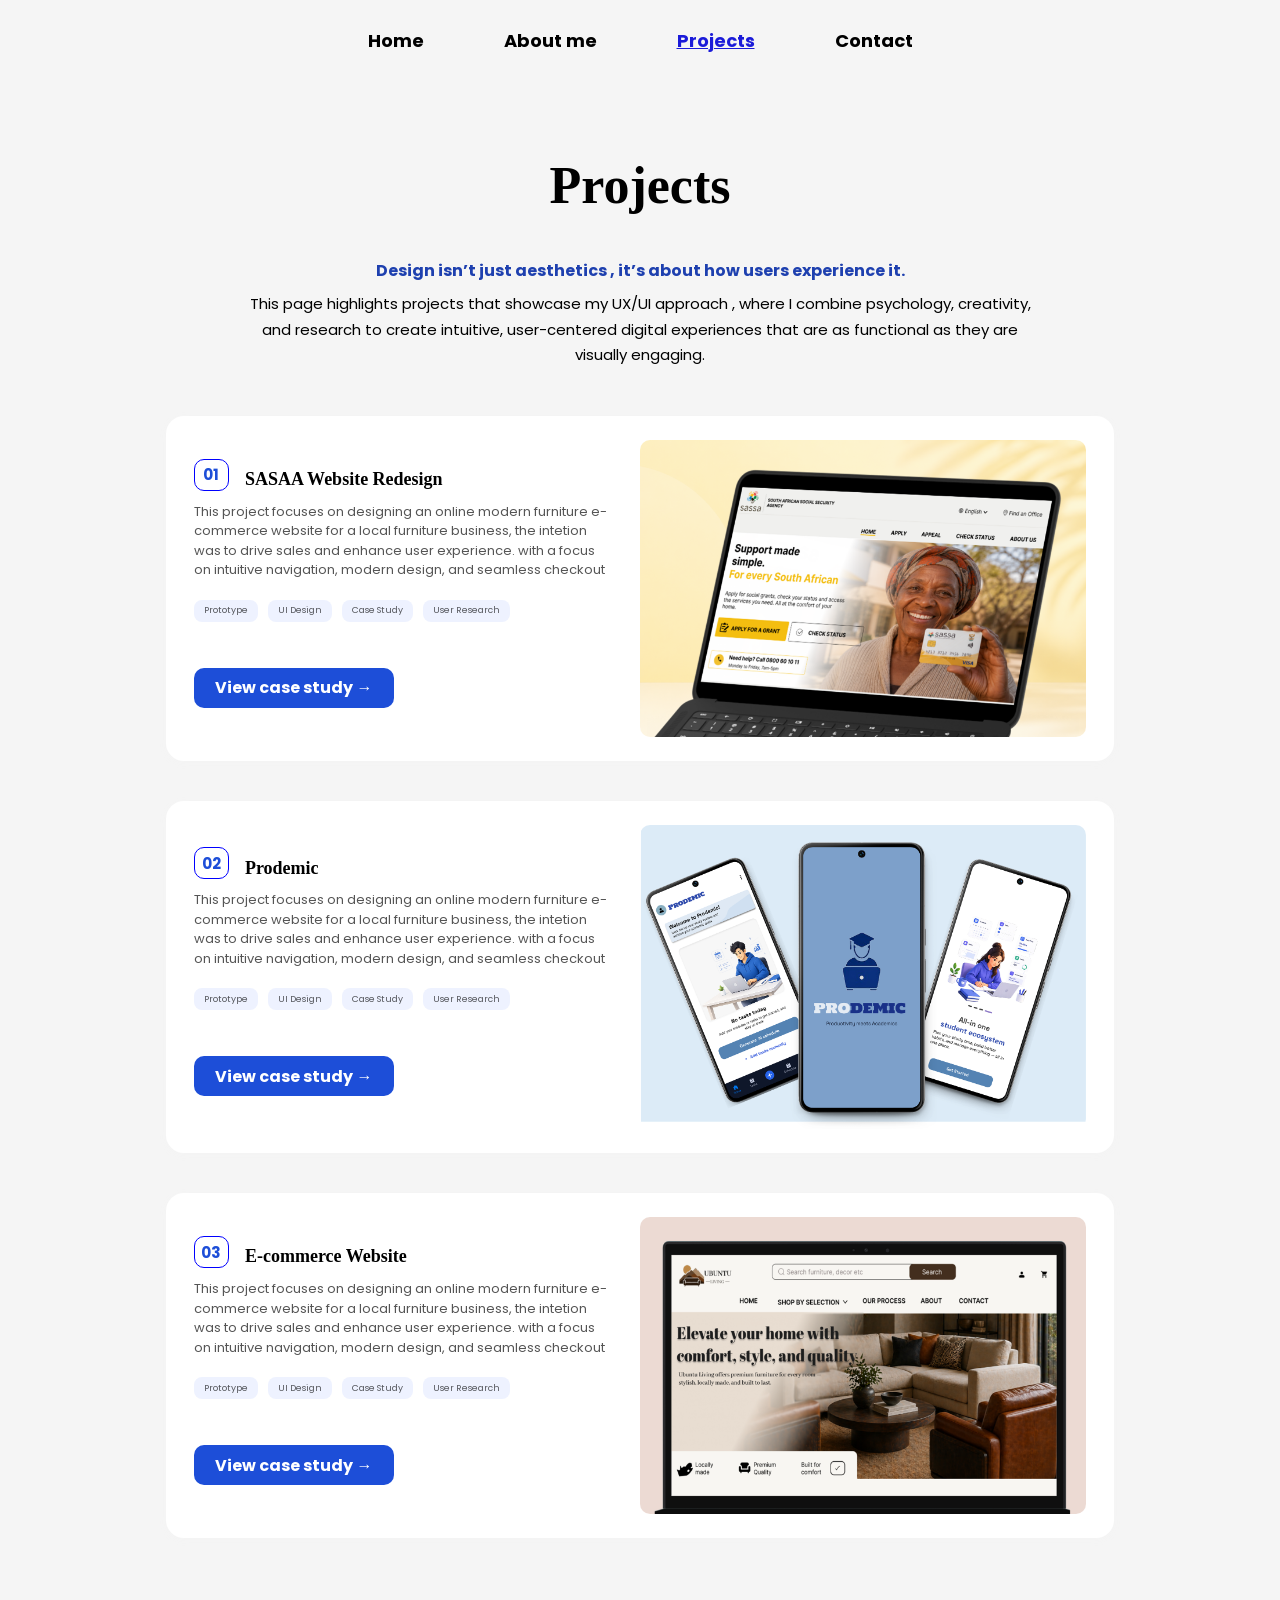
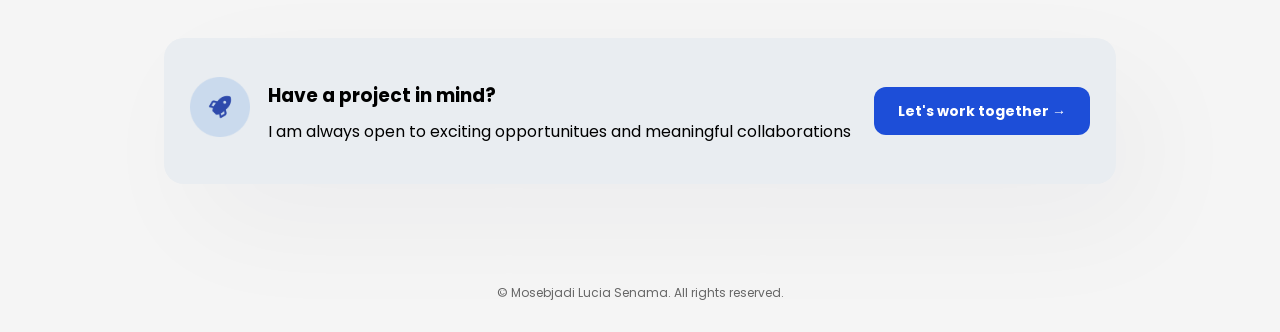
<file: projects.html>
<!DOCTYPE html>
<html lang="en">
<head>
  <title>IM Portfolio exam</title>
    <meta charset="UTF-8">
    <meta name="viewport" content="width=device-width, initial-scale=1.0">
    <title>Document</title>
    <link rel="stylesheet" href="style.css">
    <script src="script.js" defer></script>

<!--fonts-->
 <link rel="preconnect" href="https://fonts.googleapis.com">
   <link rel="preconnect" href="https://fonts.gstatic.com" crossorigin>
   <link href="https://fonts.googleapis.com/css2?family=Alfa+Slab+One&family=Poppins:ital,wght@0,100;0,200;0,300;0,400;0,500;0,600;0,700;0,800;0,900;1,100;1,200;1,300;1,400;1,500;1,600;1,700;1,800;1,900&display=swap" rel="stylesheet">

</head>
<body>
  <!--Navigation bar-->
  <div id="navbar-container"></div>



<section>
  <div class="heading-projects">
  <h1 class="heading">Projects</h1>
  <p class="design-is-not"> Design isn’t just aesthetics , it’s about how users experience it.</p>
  <p class="design-description"> This page highlights projects that showcase my UX/UI approach
    , where I combine psychology, creativity, and research to create intuitive,
     user-centered digital experiences that are as functional as they are visually engaging.</p>
  </div>

<!--PROJECT LIST-->
</section>

<div class="project-grid1">
  <!--PROJECT 1-->
<div class="project-container1">
 
  <div class="project-information">

  <div class="title-row">
    <p class="project-no">01 </p>
    
  <h3 class="project-title1">
   SASAA Website Redesign
  </h3>
  
  </div>
  
  
  <p class="project-description">This project focuses on 
    designing an online modern furniture e-commerce website for a local furniture business, the intetion was to drive sales and enhance user experience.
    with a focus on intuitive navigation, modern design, and seamless checkout
  </p>
<div class="p-type">
 <p >Prototype</p> 
 <p> UI Design</p>
 <p>Case Study</p>
 <p> User Research</p>
</div>

<div class="project-buttons">
  

 <a href="sassa.html" class="view-p">View case study &#8594</a>
</div>

</div>

<img src="assets/images/Sassa.png" class="image-project">
</div>

<!--PROJECT 2-->

<div class="project-container1">
 
  <div class="project-information">

  <div class="title-row">
    <p class="project-no">02 </p>
    
  <h3 class="project-title1">
   
  Prodemic
  </h3>
  
  </div>
  
  
  <p class="project-description">This project focuses on 
    designing an online modern furniture e-commerce website for a local furniture business, the intetion was to drive sales and enhance user experience.
    with a focus on intuitive navigation, modern design, and seamless checkout
  </p>
<div class="p-type">
 <p >Prototype</p> 
 <p> UI Design</p>
 <p>Case Study</p>
 <p> User Research</p>
</div>

<div class="project-buttons">
 

 <a href="prodemic.html"   class="view-p">View case study &#8594</a>
</div>

</div>

<img src="assets/images/Prodemic.png" class="image-project">
</div>

<!--PROJECT 3-->

<div class="project-container1">
 
  <div class="project-information">

  <div class="title-row">
    <p class="project-no">03 </p>
    
  <h3 class="project-title1">
  E-commerce Website
  </h3>
  
  </div>
  
  
  <p class="project-description">This project focuses on 
    designing an online modern furniture e-commerce website for a local furniture business, the intetion was to drive sales and enhance user experience.
    with a focus on intuitive navigation, modern design, and seamless checkout
  </p>
<div class="p-type">
 <p >Prototype</p> 
 <p> UI Design</p>
 <p>Case Study</p>
 <p> User Research</p>
</div>

<div class="project-buttons">
 

 <a href="e-commerce.html"   class="view-p">View case study &#8594</a>
</div>

</div>

<img src="assets/images/E-Commerce.png" class="image-project">
</div>
</div>
  </section> 

  <section class="projects-cta">

  <!--left-->
    <div class="left-cta">
      <div class="rocket-icon">

        <img src="assets/icons/rocket.png" class="rocket" alt="rocket icon">
      </div>


    <div class="cta-info">
      <h3>
      Have  a project in mind?
      </h3>
      <p class="cta-paragraph"> I am always open to exciting opportunitues and meaningful collaborations</p>
    
    </div>
</div>
    <div class="cta-button">
      <a href="index.html#contact"  class="lets-work" > Let's work together &#8594</a>
    </div>
    
  
  </section>
  <!--scroll up button-->
<button id="scroll-up"> &uarr; </button>  

  <div class="footer-1">
  <footer> &copy Mosebjadi Lucia Senama. All rights reserved.</footer>
</div>
  </div>
  </body>
</html>
</file>
<file: style.css>
* {
    font-family:poppins;
}

body{
    background-color: #F5F5F5;
    margin:0;
}
.navbar{                                                         /* NAV BAR*/
   display: flex; 
   justify-content: center;
   align-items: center;
   list-style: none;
   gap: 80px;
   width: 100%;
   height: 80px;
   font-weight: bold;

   position: fixed;
   top: 0;
   z-index: 1000;
   background-color: #F5F5F5;
   left: 0;
   padding: 0;
   margin: 0;

  
}

.menu-toggle{
    display: none;
   
}

 .navbar a{
  text-decoration: none ;
  color: black;
   font-size: 18px;
  

 }

 .navbar a.active{
    
    text-decoration: underline;
    color: rgb(27, 27, 217);
 }

 .navbar a:hover{
   color: rgb(27, 79, 101) ; 
 }

.highlight{

    font-weight: bold;
}

.intro{
    margin-top: 80px;                                              /*INTR0 SECTION*/
    font-size: 18px;
    margin-bottom: -35px;
}

.ux-ui{
font-family: Georgia, 'Times New Roman', Times, serif;
color: rgb(3, 3, 3);
font-weight: bold;
font-size: 56px;

}


.title{
color: rgb(5, 5, 124);
font-weight: bold;
font-family: Georgia, 'Times New Roman', Times, serif;
font-size: 48px;
   
}

.hero-section{
width: 70%;
line-height: 1.2;
text-align: center;
margin: 0 auto;
max-width: 1000px;
padding-top: 100px;


}
.hero-description{
margin-top: -15px;
}

.buttons{
    display: flex;
    justify-content: center;
    gap: 20px;
    margin-top: 20px;
}

.hireme{
    background-color:#1D4ED8;
    color: white;
    border-radius: 3px;
    height: 40px;
    width:110px ;
    border: none;
    font-weight: bold;
    text-decoration: none;

    }

.discover {
background-color: rgb(224, 221, 221);
font-weight: bold;
width:200px ;
border: none;
height: 40px;
border-radius: 3px;
text-decoration: none;


}



.hireme:hover{
    background-color:#1E40AF;
}
.discover:hover{
    background-color: white;
    border: 1px solid #4338CA;;
    color: #4338CA;;

}
.about-content{
    display: flex;
    align-items: center;
    gap: 30px;
}
.about-card{
    margin-top:60px;
    background-color:white;
    border: 1px ;
    margin-left: auto;
    margin-right: auto;
    padding: 50px;
    border-radius: 20px;
    box-shadow: 0 4px 12px rgba(0, 0, 0, 0.08);
     
}
.heading1{
    margin-top: -20px;
    font-family: Georgia, 'Times New Roman', Times, serif;
    font-size: 32px;
    line-height: 1.2;
}
.about-me{
   width: 90%;  
   line-height: 1.7; 
   color: #26282c; 
   margin-bottom: 50px;

}
.divider{
    background-color: #D1D5DB ;
    height: 1px;
    width: 62%;
    border: none;
    margin-left: 0;
    
}
.numbers{
    color: #1E40AF;
    gap: 8px;
    font-weight: 500;
    font-size: 14px;


}
.skills-section{
    display: flex;
    flex-wrap: wrap;
    gap: 15px;
    max-width: 700px;
}
.skills-item{
    display: flex;
    align-items: center;
    gap: 6px;
    font-size: 14px;
    color:  #6B7280;
}

.tool-container{
    display: flex;
    gap: 15px;
    margin-top: 30px;
}
.tool-card{
    display: flex;
    align-items: center;
    gap: 10px;
    background-color:#F3F4F6;
    padding: 10px 14px;
     width:  170px;
     border-radius: 12px;
     transition: 0.3s ease;

}
.tool-card img{
    width: 28px;
    height: 28px;
}

.tool-info h4{
    margin: 0;
    font-size: 14px;
}

.tool-info p{
    margin:0;
    font-size: 12px;
    color: #6B7280;
}

.profile-image{
margin-top: -20px;
height: 450px;
width: 100%;
object-fit: cover;
border-radius: 16px;
display: block;
filter: grayscale(100%);
transform: skew(5deg);
transition: 0.4s ease;

}

.about-card:hover .profile-image{
filter: grayscale(0%);
transform: skew(0deg) scale(1.02);
}
.left-side{
    width: 68%;
    flex: 1;
}

.right-side{
    margin-top: -2%;
    height: auto;
    width: 320px;
    flex: 0.8;

}
.tool-card2{
    margin-top: 50px;
    display: flex;
    align-items: center;
    gap: 10px;
    padding: 8px 14px;
    background-color: rgb(233, 233, 243);
    border-radius: 20px;
    width: fit-content;
    height:14px;
    Transition: 0.3s ease;
    
}
    
.my-skills,
.my-tools{
    font-size: 20px;
    font-family: Georgia, 'Times New Roman', Times, serif;
}
.tool-card2 img{
    width: 18px;
    height: 18px;}

.tool-card2 p{
    color: #1E40AF;
    font-size: 11px;
}

/* PROJECTs */                                                                       /* PROJECTs */


.view-all-p{
    background-color:#1D4ED8;
    color: white;
    border-radius: 3px;
    height: 40px;
    width:200px ;
    border: none;
    font-weight: bold;
}

.view-all-p:hover{
    background-color:#1E40AF;

}

.projects-section{
    margin: 80px auto;
    width: 85%;
    max-width: 1200px;
}
.featured-projects{
  margin-top: 20px;
  font-size: 40px;
  font-family:Georgia, 'Times New Roman', Times, serif ;  
  margin-bottom: 20px;
}

.projects-description{
width: 80%;
color: #6B7280;
line-height: 1.6;
max-width: 620px;
font-size: 16px;

}

.project-container{
    background-color: white;
    width: fit-content;
    position: relative;
    width: 300px;
    border-radius: 20px;
    overflow: hidden;
    position: relative;
    box-shadow:  0 4px  12px rgb(187, 184, 184);
    transition: 0.3s ease;
    margin-top: -20px;  
}

.project-container:hover{
    transform: translateY(-8px);
}

.project-title {
    font-size:20px;
    margin-top: 0px;
    margin-bottom: 12px;
    font-family:Georgia, 'Times New Roman', Times, serif ;  
    
    
}
.p-description{
font-size: 15px;
line-height: 1.5;
color: #4B5563;
margin-bottom: 14px;
margin-top: 0;
}

.project-number{
    color: #5574c9;
    font-size: 12px;
    margin-top: -15px;
    font-weight: 500;
    

}
.view-casestudy,
.view-casestudy2,
.view-casestudy3
{
    margin-top:5px ;
    border:none;
    background-color:white;
    color: #1D4ED8;
    font-weight:bold;
    cursor: pointer;
    font-size: 15px;
    
}

.view-casestudy:hover,
.view-casestudy2:hover,
.view-casestudy3:hover{
    color: #779be8;
}
.project-top{
    display: flex;
    justify-content: space-between;
    align-items: center;
    margin-bottom: 40px;
}
.project-info{
    padding: 16px;
}


.p-type p{
    font-size: 9px;
    height: 10px;

    display: flex;
    justify-content: center;
    align-items: center;

    background-color: #EEF2FF;
    
    width: fit-content;
    text-align: center;
    border-radius: 8px;
    color: #56585e;
    padding: 6px 10px;
    margin-top: 0;
       
}
.image-p{
    height: 170px;
    object-fit: cover;
    width: 100%;
}

.p-type{
    display: flex;
    flex-wrap: wrap;
    gap: 10px;
    margin-top: 6px;
    margin-bottom: 6px;
    
    

}

.project-tag{
    background-color: #2563EB;
    width: 90px;
    height: 25px;
    color: white;
    text-align: center;
    border-radius: 8px;
    font-size: 11px;
    border:1px solid white;
    position: absolute; 
    top: 20px;
    left: 20px;
    font-weight: 600;
    
    display: flex;
    justify-content: center;
    align-items: center;

    z-index: 2;
    box-shadow:  0 4px 12px rgba(0,0,0m 0.06);
}

.image-p{
    width: 100%;
    display: block;
    border-radius: 16px 16px 0 0;
    height: 165px;
}
.project-grid{
    display: flex;
    gap: 20px;
    margin-top: 24px;
    flex-wrap: wrap;
    justify-content: center;
}

.view-all{
    background-color:#1D4ED8;
    color: white;
    border-radius: 14px;
    height: 40px;
    width:180px ;
    border: none;
    font-weight: bold;
    padding: 16px 28px;
    cursor: pointer;
    
   display: flex;
   justify-content: center;
   align-items: center;
}

.view-all:hover{
 background-color:#1E40AF;

}

/* CONTACT SECTION*/

.contact-card{
    background-color: white;

    margin: 80px auto;
    display: flex;
    justify-content: space-between;
    align-items: flex-start;
    padding: 60px;
    border-radius: 28px;
    box-shadow: 0 10px 30px rgba(0, 0, 0, 0.05);
    position: relative;
   

}

.let-us-connect{
    color: #1D4ED8;
    font-weight: 600;
    font-size: 13px;
    letter-spacing: 1px;
}

.get-in-touch{
font-size: 40px;
font-family: Georgia, 'Times New Roman', Times, serif;
margin-top: 12px; 
margin-bottom: 10px;
line-height: 1.05;
letter-spacing: -1px;
}

.icons{
    display: flex;
    gap: 16px;
    margin-top: -10px;
    margin-left: -15px;
}

.icon{
    font-size: 13px;
    color: #6B7280;
    margin-top: 10px;
    width: 40px;
}

.icon-name{
    color: #6B7280;
    font-size: 13px;
    margin-top: 8px;
}

.contact-description{
    width: 85%;
    color: #4B5563;
    line-height: 1.8;
    font-size: 16px;
    margin-bottom: 40px;
    line-height: 1.9;

}

.input-field input{
    width: 100%;
    height: 56px;
    border-radius: 10px;
    border: 1px solid #D1D5DB;
    gap: 30px;
    padding: 0 16px;
   
    box-sizing: border-box;

}

.input-field{
    width: 60%;

    display: flex;
    flex-direction: column;
   gap: 20px;
  
}

#success-popup{
    position: fixed;
    bottom: 30px;
    right: 20px;

    display: none;
    z-index: 9999;


    width: 240px;
    height: 240px;
    border-radius: 20px;

    background: white;
    justify-content: center;
    align-items: center;

    box-shadow: 0 4px 12pc rgba(0, 0, 0, 0.15);


}

.popup-card{
    background:white;
    padding: 40px 30px;
    border-radius: 20px;
    text-align: center;
}

.success-icon{
    width: 80px;
    height: 80px;

    margin: auto;

    border-radius: 50%;

    background: #1d47e0;
    color: white;
    font-size: 40px;

    display: flex;
    justify-content: center;
    align-items: center;
}


.popup-card h2{
    margin-top: 20px;
    font-size: 20px;
}

.popup-card p{
    color: grey;
}



.contact-left{
    width: 35%;
}

.send-message{
    background-color:#1D4ED8;
    color: white;
    border-radius: 10px;
    height: 54px;
    width:210px ;
    border: none;
    font-weight: 600;
    padding: 16px 28px;
    cursor: pointer;
 
    display: flex;
    justify-content: center;
    align-items: center;
    gap: 10px;

    margin-top: 4px;
    align-self: flex-end;
    margin-top: 40px;
   
}

.send-message:hover{
 background-color:#1E40AF;   
}

input::placeholder,
textarea::placeholder{
    color: #b0b2b8;
    font-size: 14px;
    font-family: inherit;
    
  
}
.top-inputs{
    display: flex;
    gap: 20px;

}

.top-inputs input{
    width: 100%;
}

.message{
    height: 140px;
    width: 100%;
    border-radius: 10px;
    border: 1px solid #D1D5DB;

    padding: 18px;

    font-size: 15px;
    font-family: inherit;
    resize: none;

    box-sizing: border-box;

}
.subject input{
   width: 100%; 
   height: 56px;
}

.contact-card:before{
    content: "";
    position: absolute;

    left: 40%;
    top: 70px;

    width: 1px;
    height: 75%;

    background-color: #E5E7EB;
}

.contact-line{
    width: 48px;
    height: 4px;
    background-color: #1D4ED8;
    border-radius: 999px;
    margin-bottom: 28px;
}

.input-field input,
.message{
    transition: 0.2s ease;
}

.input-field input:focus,
.message:focus{
    outline: none;
    border: 1px solid #1D4ED8;
    box-shadow: 0 0 0 3px rgba(29, 78, 216, 0.1);
}

.contact-item{
    display: flex;
    flex-direction: column;
    align-items: center;
    text-decoration: none;

    width: 90px;
    height: 90px;

    padding: 14px;

    border-radius: 16px;

    transition: all 0.2s ease;
}

.contact-item:hover{
    background-color: #ebeef6;
    transform: translateX(-3px);
    
}


.dc{
    font-family: Georgia, 'Times New Roman', Times, serif;
    margin-bottom: 24px;
}

#contact{
    scroll-margin-top: 110px;
}


.about-card,
.contact-card{
    width: 85%;
    max-width: 1200px;

    margin-left: auto;
    margin-right: auto;

    box-sizing: border-box;
}

/* ABOUT ME PAGE*/                                                /* ABOUT ME PAGE*/



.about-me-h1{
    margin-top: 100px;
}
.about-me-h1,
.heading{
    font-family:Georgia, 'Times New Roman', Times, serif;
    display: flex;
    justify-content: center;
    font-size: 52px;
    

}

.about-me-p{
     display: flex;
     justify-content: center;
     font-size: 16px;
     margin-top: -40px;

}


/*ABOUT ME SECTION*/

.about-me-card2{
    background-color: #eff5f7;
    width: 75%;

    display: flex;
    align-items: center;
    gap: 80px;

    margin: 0 auto;
    
   


    padding:50px;
    border-radius: 24px;
    box-shadow:0 4px 2px rgba(8, 8, 8, 0.06);
    
}

/*LEFT SIDE IMAGE*/

.right-side-aboutme{
  
     width: 62%;

}

/*RIGHT SIDE TEXT*/

.right-side-aboutme{
    width: 60%;
}

.my-image{
    width: 40%;
    flex-shrink: 0;
}


.my-image2{
    width: 100%;
    border-radius: 20px;
    display: block;
    height: 480px;

    object-fit: cover;
    border-radius: 20px;
}

.about-me-description{
  
    line-height: 1.8;
    max-width: 600px;
    font-size: 16px;
    color: #2b2b2b;
}

.my-story-h2{
    font-family:Georgia, 'Times New Roman', Times, serif;
    font-size: 40px;
    margin-bottom: 60px;
    margin-top: 80px;

    text-align: center;

}


.year{
    background-color: rgb(19, 59, 169);
    color: white;
    border-radius:20px;
    font-weight:bold;
    font-size:16px;
   

    padding:10px 22px;
    text-align: center;
    display: inline-flex;
    justify-content: center;
    margin-top: 20px;

    align-self: flex-start;
}

.heading1{
    margin-top: 2px;
}

.heading2{
    color: #597cdb;
    font-size: 24px;
    margin-top: -20px;
}

.timeline-item{
    display: flex;
    justify-content: space-between;
    gap: 50px;
}

.timeline-left,
.timeline-right{
    width: 45%;
    flex: 1;
   
}


.timeline-item{
    width: 75%;
    display: flex;
    gap: 30px;
    margin: 0 auto;
   

    align-items: center;
    padding:40px;

    position: relative;
    z-index: 2;
    
}

.design{
    width:100%;
    object-fit: cover;
    border-radius: 20px;
    height: 300px;
}
.timeline-description{
    font-size: 14px;
    color: #4B5563;
    line-height: 1.8;
}

.main-line{
    position: absolute;
    left: 50%;
    top: 0;

    width: 2px;
    height: 75%;

    background-color: #afabab;
    transform: translateX(-50%);
    z-index: 0;
    margin-top: 250px;
}

.circle1{
    width: 18px;
    height: 18px;

    background-color: white;

    border-radius: 50%;

    border: 5px solid #1D4ED8;}

.timeline-centre{
    width:80px;

    display: flex;
    justify-content: center;

    position: relative;
    z-index: 2;

    padding-top: 0;

}

.timeline-wrapper{
    display: flex;
    flex-direction: column;
    gap: 20px;
    position: relative;
   
}

.mystoryline{
    background-color: #314777;
    height: 6px;
    width: 40px;
    border-radius: 999px;

    margin: -55px auto 80px auto;
    
}

/*PROJECTS PAGE*/

.heading-projects{
    margin-top: 130px;
}

.heading-projects  p{
    
    width: 800px;
    margin: 0 auto 8px auto; 
    max-width: 90%;
    text-align: center;
}

.design-is-not{
  display: flex;
    justify-content: center;
    width: 800px;
    margin: 0 auto;
    font-weight: bold;   
    color: #1E40AF;

    margin-bottom: 5px;
}

.project-grid1{
    width: 85%;
    max-width: 1200px;

    display: flex;
    flex-direction: column;
    align-items: center;

    gap: 40px;

    margin: 0 auto;

    padding: 40px 0;
    box-sizing: border-box;
}

/*PROJECT CARD*/
.project-container1{
    width: 82%;
    max-width: 900px;

    min-height: 230px;
    height: auto;
  
    display: flex;
    justify-content: space-between;
    align-items: center;

    gap: 22px;
    padding: 24px 28px;

    background-color: white;
    border-radius: 18px;
    box-shadow: 0 2px 10px rgba(225, 224, 230, 0.04);   

    transition: all 0.35s ease;
}

.project-container1:hover{
    transform: translateY(-8px);
    box-shadow: 0 12px 30px rgba(213, 215, 231, 0.12);
    border:  1px solid #DBEAFE;

}
/*LEFT SIDE*/
.project-information{
    display:flex;
    flex-direction:column;
    gap: 1px;
    width:48%;
}


/* NUMBER*/
.project-number1{

    
    color: #1D4ED8;
    font-weight: bold;

  
    margin-bottom: 8px;
  

}

/*TITLE*/


/*DESCRIPTION*/
.project-description{
    font-size:13px;
    line-height: 1.5;
    color: #555;
    max-width: 420px;
    margin-top: 10px;

}

/*SKILLS*/

.image-project{
    width: 50%;
    height: auto;
    border-radius: 10px;
    display: block;
}

.project-no{
    border: #26282c;
    border-radius:10px ;
}
.project-information button{

    padding: 10px 18px;
    border:none;
    border-radius: 10px;
    font-weight: bold;
    cursor: pointer;
    font-size: 12px;
}



.button{
    cursor: pointer;
}

.project-buttons{
    display: flex;
    align-items: center;
    gap: 16px;
    margin-top: 30px;

  
}

.view-casestudy-sassa,
.view-casestudy-e-commerce,
.view-casestudy-prodemic{
    color: black;
    background-color: transparent;
    text-decoration: none;
    font-weight: bold;
    font-size: 12px;
   

}

.person-goals,
.person-fustrations{
    width: 100%;
}

.view-casestudy-sassa:hover,
.view-casestudy-e-commerce:hover,
.view-casestudy-prodemic:hover{
    color: #5574c9;
}

.view-p{
    background-color: #1D4ED8;
    color: white;
    width: 200px;
    height: 40px;
    text-decoration: none;
    border-radius: 10px;
    font-weight: bold;

    text-align: center;
    display: flex;
    justify-content: center;
    align-items: center;
}

.view-p:hover{
    background-color: #1E40AF;
}


.project-no{
    width: 1px;
    height: 10px;
    padding: 10px 16px;
    color: #1D4ED8;
    border-radius: 10px;
    border: 1px solid blue;
    font-size: 15px;
    font-weight: bold;
    margin: 0;
    margin-top: -10px;

    display: flex;
   justify-content: center;
   align-items: center;

}

.project-title1{
    font-size: 18px;
    font-family:Georgia, 'Times New Roman', Times, serif;
    line-height:1.1;
    margin:0;
   
    width: 240px;
      
}

.title-row{
   display: flex; 
  align-items: center;
   gap: 16px;
    
}

.arrow{
    margin-left: 20px;
   
}


/* PROJECT CTA*/

.projects-cta{
    width: 72%;
    max-width: 900px;

    margin: 60px auto 100px auto;

    background-color: #e9edf1;

    border-radius: 20px;

    padding: 24px 26px;

    display: flex;
    justify-content: space-between;
    align-items: center;

    box-shadow: 30px 40px 120px rgba(20, 32, 48, 0.04);

    transition:0.3s ease;
}

.projects-cta:hover{
    transform: translateY(-6px);

    box-shadow: 0 12px 35px rgba(15, 23, 42, 0.10);

}

.cta-content{
    display: flex;
    align-items: center;
    gap: 18px;
}


.rocket{
    width: 60px;
    height: 60px;

}
.cta-icon{

    width: 52px;
    height: 52px;
    border-radius: 14px;

    background-color: #EEF2FF;

    display: flex;
    justify-content: center;
    align-items: center;

    font-size: 28px;

    flex-shrink: 0;
}

.cta-text h3{
    margin-top: 4px;
    font-size: 14px;
    font-family: Georgia, 'Times New Roman', Times, serif;
}

.cta-text p{
    margin-top: 6px;
    color: #6B7280;
    font-size: 14px;
    line-height: 1.6;

}

.lets-work{
    background-color: #1D4ED8;
    color: white;
    border: none;
    padding: 14px 24px;

    border-radius: 12px;
    font-weight: bold;

    cursor: pointer;
    text-decoration: none;
    font-size: 14px;

    transition: 0.3s ease;

}

.lets-work:hover{
    background-color: #1E40AF;
}

cta-button:hover{
    background-color: #1E40AF;
}

.left-cta{
    display: flex;
    align-items: center;
    gap: 18px;
}

.cta-paragraph{
    margin-top: -10px;
}


/*================================================================================ SASSA PROJECT PAGE ========================*/

.intro-section{
    max-width: 1400px;
    margin:0 auto;
    padding: 60px 40px;
  
  
}

.sassa-website,
.sassa-w{
font-size: 100px;
font-weight: 800;
line-height: 1.1;
font-family:'Anton', sans-serif;
text-align: left;margin: 20px 0;
margin-top: 40px;

}

.ui-case-study{
    font-size: 12px;
    font-weight: bold;
    color: rgb(212, 158, 8);
    height: 32px;
    width: 120px;
    border-radius: 5px;
    border: 2px solid rgb(212, 158, 8);

    display: flex;
    align-items: center;
    justify-content: center;
    margin-bottom:20px;


}

.laptop-image{
    display: block;
     width: 140%;
     max-width: none;

     position: relative;
     z-index: 1;

     margin-left: -100px;

     top: 0;
     margin-top:100px;
     margin-bottom: -100px;
}

.sassa-case-hero,
.case-hero,
.e-commerce-case-hero{

    display: flex;
    justify-content: space-between;
    align-items: flex-start;

    background: white;
    box-shadow: 12px 10px 40px rgba(0, 0, 0, 0.08);
    border-radius: 40px;
    text-align: center;
    overflow: hidden;
    padding: 60px 60px 20px 60px;
}




.case-description{
    text-align: left;
    font-size: 20px;
    color: #666;

    max-width: 400px;
    margin-bottom: 30px;
    margin-top: 10px;
}

.hero-left{
  
    position: relative;
    margin-left: -5px;
   
}

.hero-right{
    flex: 1.6;
    position: relative;
    z-index: 1;
  
  
}

.blob{
    position: absolute;
  
   
   
    
    transform: rotate(-50deg);
 
}

.blob img{

 
 
}

.view-figma{
    height: 40px;
    width: 180px;
    background-color: rgb(223, 166, 12);
    color: white;
    font-weight: bold;
    border: none;
    border-radius: 5px;
    margin-left: -380px;
    margin-top: 50px;
    
   

}

.view-figma:hover{
    background-color: rgba(196, 145, 8);
    transform: translateY(-2px);
}

.back-to-projects{
     margin-left: 60px;
     text-decoration: none;
     color: black;
     font-weight: bold;

     display: inline-block;
     margin-top: 30px;
     margin-left: 50px;
    
   

}

.back-to-projects:hover{
    color: #5574c9;
}

.sassa-w{
    color:rgba(196, 145, 8);
   

}

/*ROLE CARD*/
.role1{
    font-size: 20px;
    font-weight: 100;
    margin: 0;
    margin-bottom: 8px;
  
}

.role-p1{
    font-weight: bold;
    color: rgba(196, 145, 8);
    margin: 0;
   
}

.role{
    display: flex;
    justify-content:center;

}

.project1-infor{
    display: flex;
    justify-content: center;
    gap: 150px;
    flex-wrap: wrap;
    margin: 0 auto;
    margin-top: -50px;

    border-top: 1px solid rgb(194, 194, 194);
    border-bottom: 1px solid rgb(194, 194, 194);
    width: fit-content;
    height: 80px;
    align-items: center;
    overflow: hidden;
}

/*ABOUT SASSA PROJECT*/
.h2-about{
    font-size: 32px;
    font-family: Georgia, 'Times New Roman', Times, serif;
    margin-top: 20px;
   
}


.number-1{
    color: rgb(194, 120, 10);
    font-size: 32px;
    font-weight: 700;
}

.about-sassa{
    display: flex;
    gap: 80px;
    max-width: 1100px;
    margin: 100px auto;
    align-items: flex-start;
}

.about-project-container,
.about-project-container2{
    flex: 1;
}

.goals{
    display: flex;
    gap: 80px;
    max-width: 1100px;
    margin: 100px auto;
    align-items: flex-start;
    margin-top: -80px;
    margin-bottom: 30px;
}

.goal-card{
   
    width: 220px;
    height: 90px;

    display: flex;
    justify-content: center;
    align-items: center;
    background-color: white;
    border: 1px solid #cccaca;
    align-items: center;
    text-align: center;
    border-radius: 10px;
    border-left: 3px solid rgb(209, 163, 10);
    box-shadow: 0 4px 20px rgba(0, 0, 0, 0.04);
   
}


.design-process{
    display: flex;
    gap: 80px;
    max-width: 1100px;
    margin: 100px auto;
    align-items: flex-start;
    margin-top: 0;

}


.design-description{
    margin-top: -20px;
}

.process-grid{
    display: grid;
    grid-template-columns: repeat(3,1fr);
    gap: 24px;
    margin-top: 40px;
}

.process-card{
    position: relative;
    min-height: 70px;
    padding: 32px;

    background: #fff;

    border: 1px solid #E5E7EB;
    border-radius: 12px;

    transition: 0.3s ease;
    box-shadow: 40px 4px 20px rgba(214, 164, 1, 0.04);
}

.process-card:hover{
    transform: translateY(-6px);
    border-color: #d8b61d;

    box-shadow:  0 12px 30px rgba(0, 0, 0, 0.04);
}

.card-number1{
   
    top: 25px;
    right: 25px;

    color: rgba(194, 120,10);
    font-size: 20px;
    font-weight: 700;

}



.process-card h3{
    font-size: 24px;
    margin-bottom: 18px;
    font-family: Georgia, 'Times New Roman', Times, serif;

}

.process-card p{
    color: #666;
    line-height: 1.8;
    font-size: 15px;
}


/*RESEARCH METHODS*/

.research-heading{
    display: flex;
    padding-top: 30px;
   
    justify-content: flex-start;
    
}

.research-section{
    margin-top: 20px;
}

.research-emoji{
    width: 25px;
    height: 25px;
}

.methods-used{
    font-family: Georgia, 'Times New Roman', Times, serif;
    margin-top: 2px;
    margin-left: 10px;
 
}

.research-cards{
    background-color: #FCFAF7;
    box-shadow:  30px 12px 30px rgba(0, 0, 0, 0.04);
    height: 220px;
    width: 240px;
    border-radius: 10px;
    border: 1px solid rgb(219, 213, 213);
    padding: 20px;
    text-align: left;
    


}

.research-cards:hover{
    transform: translateY(-6px);
    border-color: #d8b61d;

    box-shadow:  0 12px 30px rgba(0, 0, 0, 0.04);
}

.research-list{
    line-height: 2;
}

.Research-information-section{
    display: flex;
    justify-content: center;
    gap: 30px;
    margin-top: 20px;
    flex-wrap: wrap;
   
}

.about-sassa-g{
    margin: 0 auto 40px auto;
    max-width: 1100px;
}


/*USER PERSONA SECTION*/

.what{
    font-weight: bold;
    color: black;
}

.persona-name{
  font-family: Georgia, 'Times New Roman', Times, serif;  
}

.persona-info{
    color: grey;
    width: 300px;
}

.Persona-cards{
    
    background-color: #e6e5e5;
    box-shadow:  30px 12px 30px rgba(0, 0, 0, 0.04);
    height: 590px;
    width: 300px;
    border-radius: 10px;
    border: 1px solid rgb(219, 213, 213);
    padding: 20px;
}

.Persona-cards:hover{
    transform: translateY(-6px);
    border-color: #d8b61d;

    box-shadow:  0 12px 30px rgba(0, 0, 0, 0.04);
}


.user-persona1{
    display: flex;
    justify-content: center;
    margin: 0 auto;
    align-items: center;
    width: 150px;
    margin-top: -50px;
    border: 1px solid #e4e5e6;
    border-radius: 100px;

}

.all-cards{
    display: flex;
    justify-content: center;
    gap: 30px;
    flex-wrap: wrap;
   

}

/*USER REVIEWS*/

.user-reviews-section{
    margin-top: 120px;
}

.reviews-container{
    position: relative;
    width: 1000px;
    height: 700px;
    margin: 0  auto;
}

.phone-review{
    width: 160px;
    position: absolute;
    top: 50%;
    left: 50%;
    transform: translate(-50%, -50%);
    z-index: 10;
}

/*CIRCLES*/

.circle-1,
.circle-2, 
.circle-3{
    position: absolute;

    top: 50%;
    left: 50%;

    border: 2px  dashed  rgba(194, 120, 10, 0.2);
    border-radius: 50%;

    transform: translate(-50%, -50%);

    z-index: 1;
}



.circle-1{
    width: 250px;
    height: 250px;
}

.circle-2{
    width: 400px;
    height: 400px;
}

.circle-3{
    width: 550px;
    height: 550px;
}


/* REVIEW CARDS*/

.review-1,
.review-2,
.review-3,
.review-4{
    position:absolute;
    width: 300px;
    height: 140px;
    padding:20px;
    border: 1px solid rgb(219, 216, 216);
  

    box-shadow: 0 10px 20px rgba(0, 0, 0, 0.05);
    border-radius: 20px;

    z-index: 5;
    background-color: #FCFAF7;

    padding:24px;
}

.review-1:hover,
.review-2:hover,
.review-3:hover,
.review-4:hover{
    transform: translateY(-6px);


    box-shadow:  0 12px 30px rgb(190, 171, 134);

}

/*REVIEW IMAGES*/

.review-1 img,
.review-2 img,
.review-3 img,
.review-4 img,
.review-5 img{
    width: 100px;
    height: 100px;

    border-radius: 50%;
    object-fit: cover;

    margin-top: -200px;
    margin-left: 280px;


}

.review-1 p,
.review-2 p,
.review-3 p,
.review-4 p{
    font-size: 14px;
    line-height: 1.6;
    color: #555;
}

/* POSITIONS*/

.review-1{
    top:100px;
    left:-50px;
}

.review-2{
    top:100px;
    right:-50px;
}

.review-3{
    bottom:100px;
    left:-50px;
}

.review-4{
    bottom:100px;
    right:-50px;
}



.review-avatar{
    position: absolute;
    width: 60px;
    height: 60px;
    display: block;

    top: -30px;
    left: 20px;

    border-radius: 50%;
    object-fit: cover;
  
}

.phone-avatar{
    width: 10px;
    height: 10px;
}

/*wireframes*/

.wireframes{
    display: flex;
    justify-content: center;
    gap: 30px;
    flex-wrap: wrap;

}

.wireframes-img{
    width: 250px;
}


.screens-card{
    display: flex;
    justify-content: center;
    gap: 30px;
    flex-wrap: wrap;
}

.screens-card img{
    width: 500px;
}


/*SPACING*/

.final-ui-section,
.reflection-section,
.user-Personas-section,
.research-section,
.design-process,
.about-sassa,
.intro-section,
.design-process-section{
    margin-top: 80px;
}


.reflection-section P{
  
    line-height: 1.8;
}





/*PRODEMIC*/




.ui-case-study2{

    font-size: 12px;
    font-weight: bold;
    color: rgb(19, 88, 145);
    height: 32px;
    width: 120px;
    border-radius: 5px;
    border: 2px solid rgb(9, 84, 146);

    display: flex;
    align-items: center;
    justify-content: center;
    margin-bottom:20px;


}

.view-figma2{
    height: 40px;
    width: 180px;
    background-color: #2155ff;
    color: white;
    font-weight: bold;
    border: none;
    border-radius: 5px;
    margin-left: -380px;
    margin-top: 50px;
    
}

.view-figma2:hover{
    background-color: #1D4ED8;
}

.role-p2{
    font-weight: bold;
    color: rgb(8, 58, 196);
    margin: 0;}

.prodemic-website2,
.sassa-w2{
font-size: 100px;
font-weight: 800;
line-height: 1.1;
font-family:'Anton', sans-serif;
text-align: left;margin: 20px 0;
margin-top: 40px;

}

.sassa-w2{
    color: #054672;

}

.prodemic-website2{
    color: #0a1f57;
}


.view-figma2{
    height: 40px;
    width: 180px;
    background-color: rgb(11, 66, 167);
    color: white;
    font-weight: bold;
    border: none;
    border-radius: 5px;
   
    margin-top: 50px;
    
   

}


.view-figma:hover{
    background-color: rgb(29, 156, 206);
    transform: translateY(-2px);
}

.prodemic-image{
     display: block;
     width: 100%;
     max-width: none;

     position: relative;
     z-index: 1;

     width: 700px;
     max-width: none;
     top: 0;
   
}

.hero-right3{
    position: relative;
    flex: 1;
    min-width: 700px;

    display: flex;
    justify-content: center;
    align-items: center;
    overflow: hidden;
}

.circle{
    position: absolute;

    width: 600px;
    height: 600px;
    background: #88b4d1;
    border-radius: 50% ;
    border: none;
  

    z-index: 0;
    top: 90%;
    left: 50%;

    transform: translate(-50%, -50%);

}

.mock-img2{
    position: relative;
    margin: 0;
    

}

.project3-infor{
    display: flex;
    justify-content: center;
    gap: 150px;
    flex-wrap: wrap;
    margin: 0 auto;
    margin-top: -50px;

    border-top: 1px solid rgb(194, 194, 194);
    border-bottom: 1px solid rgb(194, 194, 194);
    width: fit-content;
    height: 80px;
    align-items: center;
    overflow: hidden;
}

.number-2{
    color: rgb(20, 20, 145);
    font-weight: bold;
}

.goal-card-2{
    width: 220px;
    height: 90px;

    display: flex;
    justify-content: center;
    align-items: center;
    background-color: white;
    border: 1px solid #cccaca;
    align-items: center;
    text-align: center;
    border-radius: 10px;
    border-left: 3px solid rgb(10, 56, 209);
    box-shadow: 0 4px 20px rgba(0, 0, 0, 0.04);
}

.goal-card-2:hover{
    transform: translateY(-6px);
    border-color: #3a80e9;

    box-shadow:  0 12px 30px rgba(22, 167, 211, 0.04);
}

.design-process-section{
    display: flex;
    gap: 80px;
    max-width: 1100px;
    margin: 100px auto;
    align-items: flex-start;
    margin-top: 0;}

.design-process-section{
    display: flex;
    justify-content: center;
    align-items: center;

    max-width: 1100px;
    width: 100%;
    height: 120px;
    position: relative;

}


.about-project-container3{
     margin-left: 80px;
  
}


.design-line{
    position: absolute;
   
    width: 80%;
    height: 2px ;
    border-top: 2px dashed rgb(154, 172, 223);
    z-index: 0;
    top:50%;
    left: 10%;
}

.describe-3{
    font-size: 20px;
    color: #0a1f57;
    transform: translateY(-6px);
  
}

.titles{
    display: flex;
    justify-content: center;
    align-items: center;
    gap: 30px;
    margin-right: -60px;
   
  
  
  
}

.title-name{
    background-color:white;
    border-radius: 10px;
    border: 2px solid rgb(189, 205, 240);
    font-size: 18px;
    width: 180px;
    height: 40px;
    text-align: center;

    display: flex;
    justify-content: center;
    align-items: center;
    
}

.list-name{
   background-color:white;
    border-radius: 10px;
    border: 2px solid rgb(189, 205, 240);
    width: 160px;
    height: 90px;
    font-size: 12px;
    padding-top: 30px;


}
   
.analysis-card{
    display:block;
   margin-left: 60px;
   margin: 0;

}

.app-infor{
    display: flex;
    gap:30px;
    margin-left: 80px;
  
}


.app-logo-div{
  
    font-size: 18px;
    width: 200px;
    height: 122px;
    font-size: 12px;

    display: flex;
    flex-direction: column; /*vertical direction for the app name*/
    justify-content: center;
    align-items: center;
  

}

.app-logo{
    width: 50px;
    justify-content: center;
    align-items: center;
    margin-top: -10px;
  
}

.analysis-section{
 
      display: flex;
      max-width: 1200px;
      margin: 0 auto;
      gap: 1px;
      align-items: flex-start;
   
}

.key-container{
    margin-top: 60px;

}
.key-takeaways{
   background-color:white;
    border-radius: 10px;
    border: 2px solid rgb(189, 205, 240);
    font-size: 12px; 
    width: 310px;
    
}

.describe{
 font-size: 16px;
color: #1E40AF;
}

.image-card{
    width: 320px;
    flex-shrink: 0;
}

.whole-infor-card{
    width: 65%;
    display: flex;
    flex-direction: column;
    
}


.info-item-3{
    border-top: 4px solid #314777;
    border-left: 4px solid #314777;
    border-radius: 30px;
    width: 200px;
    padding-left: 30px;
    position: relative;
    background: white;
    z-index: 1;
}

.info-item-3:hover{
    transform: translateY(-6px);
    border-color: #699be6;

    box-shadow:  0 12px 30px rgba(22, 167, 211, 0.04);
}
.analysis-image{
    width: 300px;
    display: block;
    align-items: center;
}

.competitor-analysis-whole-section{
    display: flex;
    justify-content: center;
  
}

.says{
    width: 300px;
}

.user-persona-prodemic{
    max-width: 1400px;
    margin: 50px auto;
    display: flex;
    justify-content: center;
    gap: 20px;
}

.user-persona-card:hover{
    transform: translateY(-6px);
   

    box-shadow:  0 12px 30px rgb(202, 201, 201);

}
.user-persona-card{
    background-color: white;
    border: 1px solid #d9d9d9;
    border-radius: 20px;
    overflow: hidden;
    width: 500px;
}

.header-info{
    display: flex;
    align-items: center;
    gap: 40px;
    padding: 20px;
    background-color: #f5f6f8;
}

.persona1 img{
    width: 120px;
    height: 120px;
    border-radius: 50%;
    object-fit: cover;
}


.persona-details{
    display: flex;
    flex-direction: column;
    gap:2px;
    
}

.persona-goals-card,
.persona-goals-card3,
.persona-goals-card2,
.persona-goals-card1{
    background-color: white;
    border: 1px solid #d9d9d9;
    border: 15px;
    padding: 20px;
    width: 300px;
}

.tag{
    color-scheme: #0a1f57;
    margin-bottom: 15px;
}

.persona-content{
    display: grid;
    grid-template-columns: repeat(2, 1fr);
    justify-content: center;
    gap: 25px;
   
    padding: 20px 30px;
}

.persona-box{
    background: white;
    border-radius: 15px;
    padding: 20px;
    border: 1px solid #d9d9d9;
}

.persona h3{
    margin-bottom: 15px;
    color: #0A1F57;
}


.persona-goals-card,
.persona-goals-card3,
.persona-goals-card2,
.persona-goals-card1{
    border: 1px solid rgb(236, 234, 234);
    border-radius: 20px;
    width: 180px;

}

.persona-goals-card{
      border-left: 4px solid rgb(121, 142, 240);

}

.persona-goals-card2{
      border-left: 4px solid rgb(168, 7, 7);

}
  

.persona-goals-card3{
      border-left: 4px solid rgb(31, 110, 255);

}


.persona-goals-card1{
      border-left: 4px solid rgb(15, 169, 207);

}
  
  

.goals-list-p{
    font-size: 12px;
}

.whole-section-cards{
    display: flex;
    justify-content: center;
    align-items: center;
}

/*UI SCREENS*/

.section-screens{
    display: flex;
    justify-content: center;
    gap: 30px;
}

.ui-screens{
    width: 200px;
}

.intro-to-app{
    display: flex;
    justify-content: center;
    

}

.h2-screens{
    font-family: Georgia, 'Times New Roman', Times, serif;
    margin-left: 80px;

}

.screen-description{
   
    margin-left: 80px;
}



.h2-screens{
    margin-top: 80px;
   
}









/*UBUNTU LIVING CASE STUDY*/

.ui-case-study3{

    font-size: 12px;
    font-weight: bold;
    color: #7B3F00;
    height: 32px;
    width: 120px;
    border-radius: 5px;
    border: 2px solid #7B3F00;

    display: flex;
    align-items: center;
    justify-content: center;
    margin-bottom:20px;


}

.view-figma3{
    height: 40px;
    width: 180px;
    background-color: #5e3c10;
    color: white;
    font-weight: bold;
    border: none;
    border-radius: 5px;
    margin-left: -430px;
    margin-top: -800px;
    
}

.view-figma3:hover{
    background-color:rgb(145, 68, 5);
   
   
}

.role-p3{
    font-weight: bold;
    color: #311e06;
    margin: 0;}

.prodemic-website3,
.sassa-w3{
font-size: 80px;
font-weight: 800;
line-height: 1.1;
font-family:'Anton', sans-serif;
text-align: left;margin: 20px 0;
margin-top: 40px;
width: 600px;

}

.sassa-w3{
    color: rgb(82, 45, 3);

}



.ubuntu-image3{
     display: block;
     width: 100%;
     max-width: none;

     position: relative;
     z-index: 1;

     width: 900px;
     max-width: none;
     top: 0;  
     margin-left: -300px;
     margin-top: -30px;
}

.hero-right2{
    position: relative;
    flex: 1;
    min-width: 700px;

    display: flex;
    justify-content: center;
    align-items: center;
    
}

.circle4{
    position: absolute;

    width: 650px;
    height: 650px;
    background: #88b4d1;
    border-radius: 50% ;
    border: none;
    margin-top: 500px;

    z-index: 0;
    top: 50%;
    left: 50%;

    transform: translate(-50%, -50%);

    

}

.mock-img2{
    position: relative;
    margin-left: -700px;
    margin-bottom: -300px;
    

}

.number-4{
    color: #643b09; 
}

.goal-card4{
    width: 220px;
    height: 90px;

    display: flex;
    justify-content: center;
    align-items: center;
    background-color: white;
    border: 1px solid #cccaca;
    align-items: center;
    text-align: center;
    border-radius: 10px;
    border-left: 3px solid rgb(153, 88, 28);
    box-shadow: 0 4px 20px rgba(0, 0, 0, 0.04);
}

.goal-card4:hover{
    transform: translateY(-6px);
    border-color: #683505;

    box-shadow:  0 12px 30px rgba(22, 167, 211, 0.04);
}

.design-process-section-3{
    display: flex;
    gap: 80px;
    max-width: 1100px;
    margin: 100px auto;
    align-items: flex-start;
    margin-top: 0;}



.design-line-4{
    position: absolute;
   
    width: 80%;
    height: 2px ;
    border-top: 2px dashed rgb(175, 86, 26);
    z-index: 0;
    top:50%;
    left: 10%;
}

.describe-4{
    font-size: 20px;
    color: #6b3408;
    transform: translateY(-6px);

}

.bio{
    width: 250px;
   
  
}

.persona4{
    width: 150px;
}



.titles{
    display: flex;
    justify-content: center;
    align-items: center;
    gap: 30px;
    margin-right: -60px;
   
  
  
  
}

.describe2{
    background-color:white;
    border-radius: 10px;
   
    font-size: 18px;
    width: 180px;
    height: 40px;
    padding-bottom: 30px;
    
}

.info-item-4{
    border-top: 4px solid #974f0c;
    border-left: 4px solid #974f0c;
    border-radius: 30px;
    width: 200px;
    padding-left: 30px;
    position: relative;
    background: white;
    z-index: 1;
    height: 180px;
}

.about-e-commerce-p{
    display: flex;
    max-width: 1100px;
    margin: 100px auto;
    align-items: flex-start;
    margin-bottom:20px;
}

.h2-about3{
    margin-top: -60px;
}


.what-3{
    font-size: 14px;
}

.h2-about3{
    font-family: Georgia, 'Times New Roman', Times, serif;
    font-size: 30px;

}

.user-persona-ecommerce{
    margin-top: 180px;
}

.back-to-project{
    text-decoration: none;
    color: black;
    font-weight: bold;
    position: relative;
    top: -20px;

}

.back-to-project:hover{
    color: #1446eb;
}

.footer-1{
    color: #666;
    font-size: 12px;
    text-align: center;
    margin: 30px 0;
    margin-top: 100px;
}

#scroll-up{
    background-color: #1d47e0;
    width: 50px;
    height: 50px;
    color: white;
    font-size: 20px;
    border: none;
    border-radius: 50px;

    position: fixed;
    bottom: 20px;
    right: 20px;
    cursor: pointer;
    display: none;
    z-index: 999;
}

#scroll-up:hover{
    background-color: #4e7bd6;

}

body{
    background-color: #F5F5F5;
    margin:0;
}

.menu-toggle{
    display: block !important;
    
   
}

 .navbar a{
  text-decoration: none ;
  color: black;
   font-size: 18px;
  

 }

 

 .navbar a:hover{
   color: rgb(27, 79, 101) ; 
 }

.highlight{

    font-weight: bold;
}

.intro{
    margin-top: 80px;                                              /*INTR0 SECTION*/
    font-size: 18px;
    margin-bottom: -35px;
}

.ux-ui{
font-family: Georgia, 'Times New Roman', Times, serif;
color: rgb(3, 3, 3);
font-weight: bold;
font-size: 56px;

}


.title{
color: rgb(5, 5, 124);
font-weight: bold;
font-family: Georgia, 'Times New Roman', Times, serif;
font-size: 48px;
   
}

.hero-section{
width: 70%;
line-height: 1.2;
text-align: center;
margin: 0 auto;
max-width: 1000px;
padding-top: 100px;


}
.hero-description{
margin-top: -15px;
}

.buttons{
    display: flex;
    justify-content: center;
    gap: 20px;
    margin-top: 20px;
}

.hireme{
    background-color:#1D4ED8;
    color: white;
    border-radius: 3px;
    height: 40px;
    width:110px ;
    border: none;
    font-weight: bold;
    text-decoration: none;

    }

.discover {
background-color: rgb(224, 221, 221);
font-weight: bold;
width:200px ;
border: none;
height: 40px;
border-radius: 3px;
text-decoration: none;


}



.hireme:hover{
    background-color:#1E40AF;
}
.discover:hover{
    background-color: white;
    border: 1px solid #4338CA;;
    color: #4338CA;;

}
.about-content{
    display: flex;
    align-items: center;
    gap: 30px;
}
.about-card{
    margin-top:60px;
    background-color:white;
    border: 1px ;
    margin-left: auto;
    margin-right: auto;
    padding: 50px;
    border-radius: 20px;
    box-shadow: 0 4px 12px rgba(0, 0, 0, 0.08);
     
}
.heading1{
    margin-top: -20px;
    font-family: Georgia, 'Times New Roman', Times, serif;
    font-size: 32px;
    line-height: 1.2;
}
.about-me{
   width: 90%;  
   line-height: 1.7; 
   color: #26282c; 
   margin-bottom: 50px;
}
.divider{
    background-color: #D1D5DB ;
    height: 1px;
    width: 62%;
    border: none;
    margin-left: 0;
    
}
.numbers{
    color: #1E40AF;
    gap: 8px;
    font-weight: 500;
    font-size: 14px;


}
.skills-section{
    display: flex;
    flex-wrap: wrap;
    gap: 15px;
    max-width: 700px;
}
.skills-item{
    display: flex;
    align-items: center;
    gap: 6px;
    font-size: 14px;
    color:  #6B7280;
}

.tool-container{
    display: flex;
    gap: 15px;
    margin-top: 30px;
}
.tool-card{
    display: flex;
    align-items: center;
    gap: 10px;
    background-color:#F3F4F6;
    padding: 10px 14px;
     width:  170px;
     border-radius: 12px;
     transition: 0.3s ease;

}
.tool-card img{
    width: 28px;
    height: 28px;
}

.tool-info h4{
    margin: 0;
    font-size: 14px;
}

.tool-info p{
    margin:0;
    font-size: 12px;
    color: #6B7280;
}

.profile-image{
margin-top: -20px;
height: 450px;
width: 100%;
object-fit: cover;
border-radius: 16px;
display: block;
filter: grayscale(100%);
transform: skew(5deg);
transition: 0.4s ease;

}

.about-card:hover .profile-image{
filter: grayscale(0%);
transform: skew(0deg) scale(1.02);
}
.left-side{
    width: 68%;
    flex: 1;
}

.right-side{
    margin-top: -2%;
    height: auto;
    width: 320px;
    flex: 0.8;

}
.tool-card2{
    margin-top: 50px;
    display: flex;
    align-items: center;
    gap: 10px;
    padding: 8px 14px;
    background-color: rgb(233, 233, 243);
    border-radius: 20px;
    width: fit-content;
    height:14px;
    Transition: 0.3s ease;
    
}
    

.tool-card2 img{
    width: 18px;
    height: 18px;}

.tool-card2 p{
    color: #1E40AF;
    font-size: 11px;
}

/* PROJECTs */                                                                       /* PROJECTs */


.view-all-p{
    background-color:#1D4ED8;
    color: white;
    border-radius: 3px;
    height: 40px;
    width:200px ;
    border: none;
    font-weight: bold;
}

.view-all-p:hover{
    background-color:#1E40AF;

}

.projects-section{
    margin: 80px auto;
    width: 85%;
    max-width: 1200px;
}
.featured-projects{
  margin-top: 20px;
  font-size: 40px;
  font-family:Georgia, 'Times New Roman', Times, serif ;  
  margin-bottom: 20px;
}

.projects-description{
width: 80%;
color: #6B7280;
line-height: 1.6;
max-width: 620px;
font-size: 16px;

}

.project-container{
    background-color: white;
    width: fit-content;
    position: relative;
    width: 300px;
    border-radius: 20px;
    overflow: hidden;
    position: relative;
    box-shadow:  0 4px  12px rgb(187, 184, 184);
    transition: 0.3s ease;
    margin-top: -20px;  
}

.project-container:hover{
    transform: translateY(-8px);
}

.project-title {
    font-size:20px;
    margin-top: 0px;
    margin-bottom: 12px;
    font-family:Georgia, 'Times New Roman', Times, serif ;  
    
    
}
.p-description{
font-size: 15px;
line-height: 1.5;
color: #4B5563;
margin-bottom: 14px;
margin-top: 0;
}

.project-number{
    color: #5574c9;
    font-size: 12px;
    margin-top: -15px;
    font-weight: 500;
    

}
.view-casestudy,
.view-casestudy2,
.view-casestudy3
{
    margin-top:5px ;
    border:none;
    background-color:white;
    color: #1D4ED8;
    font-weight:bold;
    cursor: pointer;
    font-size: 15px;
    
}

.view-casestudy:hover,
.view-casestudy2:hover,
.view-casestudy3:hover{
    color: #779be8;
}
.project-top{
    display: flex;
    justify-content: space-between;
    align-items: center;
    margin-bottom: 40px;
}
.project-info{
    padding: 16px;
}


.p-type p{
    font-size: 9px;
    height: 10px;

    display: flex;
    justify-content: center;
    align-items: center;

    background-color: #EEF2FF;
    
    width: fit-content;
    text-align: center;
    border-radius: 8px;
    color: #56585e;
    padding: 6px 10px;
    margin-top: 0;
       
}
.image-p{
    height: 170px;
    object-fit: cover;
    width: 100%;
}

.p-type{
    display: flex;
    flex-wrap: wrap;
    gap: 10px;
    margin-top: 6px;
    margin-bottom: 6px;
    
    

}

.project-tag{
    background-color: #2563EB;
    width: 90px;
    height: 25px;
    color: white;
    text-align: center;
    border-radius: 8px;
    font-size: 11px;
    border:1px solid white;
    position: absolute; 
    top: 20px;
    left: 20px;
    font-weight: 600;
    
    display: flex;
    justify-content: center;
    align-items: center;

    z-index: 2;
    box-shadow:  0 4px 12px rgba(0,0,0m 0.06);
}

.image-p{
    width: 100%;
    display: block;
    border-radius: 16px 16px 0 0;
    height: 165px;
}
.project-grid{
    display: flex;
    gap: 20px;
    margin-top: 24px;
    flex-wrap: wrap;
    justify-content: center;
}

.view-all{
    background-color:#1D4ED8;
    color: white;
    border-radius: 14px;
    height: 40px;
    width:180px ;
    border: none;
    font-weight: bold;
    padding: 16px 28px;
    cursor: pointer;
    
   display: flex;
   justify-content: center;
   align-items: center;
}

.view-all:hover{
 background-color:#1E40AF;

}

/* CONTACT SECTION*/

.contact-card{
    background-color: white;

    margin: 80px auto;
    display: flex;
    justify-content: space-between;
    align-items: flex-start;
    padding: 60px;
    border-radius: 28px;
    box-shadow: 0 10px 30px rgba(0, 0, 0, 0.05);
    position: relative;
   

}

.let-us-connect{
    color: #1D4ED8;
    font-weight: 600;
    font-size: 13px;
    letter-spacing: 1px;
}

.get-in-touch{
font-size: 40px;
font-family: Georgia, 'Times New Roman', Times, serif;
margin-top: 12px; 
margin-bottom: 10px;
line-height: 1.05;
letter-spacing: -1px;
}

.icons{
    display: flex;
    gap: 16px;
    margin-top: -10px;
    margin-left: -15px;
}

.icon{
    font-size: 13px;
    color: #6B7280;
    margin-top: 10px;
    width: 40px;
}

.icon-name{
    color: #6B7280;
    font-size: 13px;
    margin-top: 8px;
}

.contact-description{
    width: 85%;
    color: #4B5563;
    line-height: 1.8;
    font-size: 16px;
    margin-bottom: 40px;
    line-height: 1.9;

}

.input-field input{
    width: 100%;
    height: 56px;
    border-radius: 10px;
    border: 1px solid #D1D5DB;
    gap: 30px;
    padding: 0 16px;
   
    box-sizing: border-box;

}

.input-field{
    width: 60%;

    display: flex;
    flex-direction: column;
   gap: 20px;
  
}

.contact-left{
    width: 35%;
}

.send-message{
    background-color:#1D4ED8;
    color: white;
    border-radius: 10px;
    height: 54px;
    width:210px ;
    border: none;
    font-weight: 600;
    padding: 16px 28px;
    cursor: pointer;
 
    display: flex;
    justify-content: center;
    align-items: center;
    gap: 10px;

    margin-top: 4px;
    align-self: flex-end;
    margin-top: 40px;
   
}

.send-message:hover{
 background-color:#1E40AF;   
}

input::placeholder,
textarea::placeholder{
    color: #b0b2b8;
    font-size: 14px;
    font-family: inherit;
    
  
}
.top-inputs{
    display: flex;
    gap: 20px;

}

.top-inputs input{
    width: 100%;
}

.message{
    height: 140px;
    width: 100%;
    border-radius: 10px;
    border: 1px solid #D1D5DB;

    padding: 18px;

    font-size: 15px;
    font-family: inherit;
    resize: none;

    box-sizing: border-box;

}
.subject input{
   width: 100%; 
   height: 56px;
}

.contact-card:before{
    content: "";
    position: absolute;

    left: 40%;
    top: 70px;

    width: 1px;
    height: 75%;

    background-color: #E5E7EB;
}

.contact-line{
    width: 48px;
    height: 4px;
    background-color: #1D4ED8;
    border-radius: 999px;
    margin-bottom: 28px;
}

.input-field input,
.message{
    transition: 0.2s ease;
}

.input-field input:focus,
.message:focus{
    outline: none;
    border: 1px solid #1D4ED8;
    box-shadow: 0 0 0 3px rgba(29, 78, 216, 0.1);
}

.contact-item{
    display: flex;
    flex-direction: column;
    align-items: center;
    text-decoration: none;

    width: 90px;
    height: 90px;

    padding: 14px;

    border-radius: 16px;

    transition: all 0.2s ease;
}

.contact-item:hover{
    background-color: #ebeef6;
    transform: translateX(-3px);
    
}


.dc{
    font-family: Georgia, 'Times New Roman', Times, serif;
    margin-bottom: 24px;
}

#contact{
    scroll-margin-top: 110px;
}


.about-card,
.contact-card{
    width: 85%;
    max-width: 1200px;

    margin-left: auto;
    margin-right: auto;

    box-sizing: border-box;
}

/* ABOUT ME PAGE*/                                                /* ABOUT ME PAGE*/



.about-me-h1{
    margin-top: 100px;
}
.about-me-h1,
.heading{
    font-family:Georgia, 'Times New Roman', Times, serif;
    display: flex;
    justify-content: center;
    font-size: 52px;
    

}

.about-me-p{
     display: flex;
     justify-content: center;
     font-size: 16px;
     margin-top: -40px;

}


/*ABOUT ME SECTION*/

.about-me-card2{
    background-color: #eff5f7;
    width: 75%;

    display: flex;
    align-items: center;
    gap: 80px;

    margin: 0 auto;
    
   


    padding:50px;
    border-radius: 24px;
    box-shadow:0 4px 2px rgba(8, 8, 8, 0.06);
    
}

/*LEFT SIDE IMAGE*/

.right-side-aboutme{
  
     width: 62%;

}

/*RIGHT SIDE TEXT*/

.right-side-aboutme{
    width: 60%;
}

.my-image{
    width: 40%;
    flex-shrink: 0;
}


.my-image2{
    width: 100%;
    border-radius: 20px;
    display: block;
    height: 480px;

    object-fit: cover;
    border-radius: 20px;
}

.about-me-description{
  
    line-height: 1.8;
    max-width: 600px;
    font-size: 16px;
    color: #2b2b2b;
}

.my-story-h2{
    font-family:Georgia, 'Times New Roman', Times, serif;
    font-size: 40px;
    margin-bottom: 60px;
    margin-top: 80px;

    text-align: center;

}


.year{
    background-color: rgb(19, 59, 169);
    color: white;
    border-radius:20px;
    font-weight:bold;
    font-size:16px;
   

    padding:10px 22px;
    text-align: center;
    display: inline-flex;
    justify-content: center;
    margin-top: 20px;

    align-self: flex-start;
}

.heading1{
    margin-top: 2px;
}

.heading2{
    color: #597cdb;
    font-size: 24px;
    margin-top: -20px;
}

.timeline-item{
    display: flex;
    justify-content: space-between;
    gap: 50px;
}

.timeline-left,
.timeline-right{
    width: 45%;
    flex: 1;
   
}


.timeline-item{
    width: 75%;
    display: flex;
    gap: 30px;
    margin: 0 auto;
   

    align-items: center;
    padding:40px;

    position: relative;
    z-index: 2;
    
}

.design{
    width:100%;
    object-fit: cover;
    border-radius: 20px;
    height: 300px;
}
.timeline-description{
    font-size: 14px;
    color: #4B5563;
    line-height: 1.8;
}

.main-line{
    position: absolute;
    left: 50%;
    top: 0;

    width: 2px;
    height: 75%;

    background-color: #afabab;
    transform: translateX(-50%);
    z-index: 0;
    margin-top: 250px;
}

.circle1{
    width: 18px;
    height: 18px;

    background-color: white;

    border-radius: 50%;

    border: 5px solid #1D4ED8;}

.timeline-centre{
    width:80px;

    display: flex;
    justify-content: center;

    position: relative;
    z-index: 2;

    padding-top: 0;

}

.timeline-wrapper{
    display: flex;
    flex-direction: column;
    gap: 20px;
    position: relative;
   
}

.mystoryline{
    background-color: #314777;
    height: 6px;
    width: 40px;
    border-radius: 999px;

    margin: -55px auto 80px auto;
    
}

/*PROJECTS PAGE*/

.heading-projects{
    margin-top: 130px;
}

.heading-projects  p{
    
    width: 800px;
    margin: 0 auto 8px auto; 
    max-width: 90%;
    text-align: center;
}

.design-is-not{
  display: flex;
    justify-content: center;
    width: 800px;
    margin: 0 auto;
    font-weight: bold;   
    color: #1E40AF;

    margin-bottom: 5px;
}

.project-grid1{
    width: 85%;
    max-width: 1200px;

    display: flex;
    flex-direction: column;
    align-items: center;

    gap: 40px;

    margin: 0 auto;

    padding: 40px 0;
    box-sizing: border-box;
}

/*PROJECT CARD*/
.project-container1{
    width: 82%;
    max-width: 900px;

    min-height: 230px;
    height: auto;
  
    display: flex;
    justify-content: space-between;
    align-items: center;

    gap: 22px;
    padding: 24px 28px;

    background-color: white;
    border-radius: 18px;
    box-shadow: 0 2px 10px rgba(225, 224, 230, 0.04);   

    transition: all 0.35s ease;
}

.project-container1:hover{
    transform: translateY(-8px);
    box-shadow: 0 12px 30px rgba(213, 215, 231, 0.12);
    border:  1px solid #DBEAFE;

}
/*LEFT SIDE*/
.project-information{
    display:flex;
    flex-direction:column;
    gap: 1px;
    width:48%;
}


/* NUMBER*/
.project-number1{

    
    color: #1D4ED8;
    font-weight: bold;

  
    margin-bottom: 8px;
  

}

/*TITLE*/


/*DESCRIPTION*/
.project-description{
    font-size:13px;
    line-height: 1.5;
    color: #555;
    max-width: 420px;
    margin-top: 10px;

}

/*SKILLS*/

.image-project{
    width: 50%;
    height: auto;
    border-radius: 10px;
    display: block;
}

.project-no{
    border: #26282c;
    border-radius:10px ;
}
.project-information button{

    padding: 10px 18px;
    border:none;
    border-radius: 10px;
    font-weight: bold;
    cursor: pointer;
    font-size: 12px;
}



.button{
    cursor: pointer;
}

.project-buttons{
    display: flex;
    align-items: center;
    gap: 16px;
    margin-top: 30px;

  
}

.view-casestudy-sassa,
.view-casestudy-e-commerce,
.view-casestudy-prodemic{
    color: black;
    background-color: transparent;
    text-decoration: none;
    font-weight: bold;
    font-size: 12px;
   

}

.person-goals,
.person-fustrations{
    width: 100%;
}

.view-casestudy-sassa:hover,
.view-casestudy-e-commerce:hover,
.view-casestudy-prodemic:hover{
    color: #5574c9;
}

.view-p{
    background-color: #1D4ED8;
    color: white;
    width: 200px;
}

.view-p:hover{
    background-color: #1E40AF;
}


.project-no{
    width: 1px;
    height: 10px;
    padding: 10px 16px;
    color: #1D4ED8;
    border-radius: 10px;
    border: 1px solid blue;
    font-size: 15px;
    font-weight: bold;
    margin: 0;
    margin-top: -10px;

    display: flex;
   justify-content: center;
   align-items: center;

}

.project-title1{
    font-size: 18px;
    font-family:Georgia, 'Times New Roman', Times, serif;
    line-height:1.1;
    margin:0;
   
    width: 240px;
      
}

.title-row{
   display: flex; 
  align-items: center;
   gap: 16px;
    
}

.arrow{
    margin-left: 20px;
   
}


/* PROJECT CTA*/

.projects-cta{
    width: 72%;
    max-width: 900px;

    margin: 60px auto 100px auto;

    background-color: #e9edf1;

    border-radius: 20px;

    padding: 24px 26px;

    display: flex;
    justify-content: space-between;
    align-items: center;

    box-shadow: 30px 40px 120px rgba(20, 32, 48, 0.04);

    transition:0.3s ease;
}

.projects-cta:hover{
    transform: translateY(-6px);

    box-shadow: 0 12px 35px rgba(15, 23, 42, 0.10);

}

.cta-content{
    display: flex;
    align-items: center;
    gap: 18px;
}


.rocket{
    width: 60px;
    height: 60px;

}
.cta-icon{

    width: 52px;
    height: 52px;
    border-radius: 14px;

    background-color: #EEF2FF;

    display: flex;
    justify-content: center;
    align-items: center;

    font-size: 28px;

    flex-shrink: 0;
}

.cta-text h3{
    margin-top: 4px;
    font-size: 14px;
    font-family: Georgia, 'Times New Roman', Times, serif;
}

.cta-text p{
    margin-top: 6px;
    color: #6B7280;
    font-size: 14px;
    line-height: 1.6;

}

.lets-work{
    background-color: #1D4ED8;
    color: white;
    border: none;
    padding: 14px 24px;

    border-radius: 12px;
    font-weight: bold;

    cursor: pointer;
    text-decoration: none;
    font-size: 14px;

    transition: 0.3s ease;

}

.lets-work:hover{
    background-color: #1E40AF;
}

cta-button:hover{
    background-color: #1E40AF;
}

.left-cta{
    display: flex;
    align-items: center;
    gap: 18px;
}

.cta-paragraph{
    margin-top: -10px;
}


/* SASSA PROJECT PAGE*/ 

.intro-section{
    max-width: 1400px;
    margin:0 auto;
    padding: 60px 40px;
  
  
}

.sassa-website,
.sassa-w{
font-size: 100px;
font-weight: 800;
line-height: 1.1;
font-family:'Anton', sans-serif;
text-align: left;margin: 20px 0;
margin-top: 40px;

}

.ui-case-study{
    font-size: 12px;
    font-weight: bold;
    color: rgb(212, 158, 8);
    height: 32px;
    width: 120px;
    border-radius: 5px;
    border: 2px solid rgb(212, 158, 8);

    display: flex;
    align-items: center;
    justify-content: center;
    margin-bottom:20px;


}



.case-hero{

    display: flex;
    justify-content: space-between;
    align-items: flex-start;

    background: white;
    box-shadow: 12px 10px 40px rgba(0, 0, 0, 0.08);
    border-radius: 40px;
    text-align: center;
    overflow: hidden;
    padding: 60px 60px 20px 60px;
}

   
     

.case-description{
    text-align: left;
    font-size: 20px;
    color: #666;

    max-width: 400px;
    margin-bottom: 30px;
    margin-top: 10px;
}

.hero-left{
  
    position: relative;
    margin-left: -5px;
   
}

.hero-right{
    flex: 1.6;
    position: relative;
    transform: none;
  
  
}

.blob{
    position: absolute;
    top: -30px;
    right: -40px;
    z-index:0;

    transform: rotate(-50deg);
 
}

.blob img{

  width: 500px;
  height: 500px;
  display: block;
 
}

.view-figma{
    height: 40px;
    width: 180px;
    background-color: rgb(223, 166, 12);
    color: white;
    font-weight: bold;
    border: none;
    border-radius: 5px;
    margin-left: -380px;
    margin-top: 50px;
    
   

}

.view-figma:hover{
    background-color: rgba(196, 145, 8);
    transform: translateY(-2px);
}

.back-to-projects{
     margin-left: 60px;
     text-decoration: none;
     color: black;
     font-weight: bold;

     display: inline-block;
     margin-top: 30px;
     margin-left: 50px;
    
   

}

.back-to-projects:hover{
    color: #5574c9;
}

.sassa-w{
    color:rgba(196, 145, 8);
   

}

/*ROLE CARD*/
.role1{
    font-size: 20px;
    font-weight: 100;
    margin: 0;
    margin-bottom: 8px;
  
}

.role-p1{
    font-weight: bold;
    color: rgba(196, 145, 8);
    margin: 0;
   
}

.role{
    display: inline;
    justify-content: center;

}

.project1-infor{
    display: flex;
    justify-content: center;
    gap: 150px;
    flex-wrap: wrap;
    margin: 0 auto;
    margin-top: -50px;

    border-top: 1px solid rgb(194, 194, 194);
    border-bottom: 1px solid rgb(194, 194, 194);
    width: fit-content;
    height: 80px;
    align-items: center;}
   

/*ABOUT SASSA PROJECT*/
.h2-about{
    font-size: 32px;
    font-family: Georgia, 'Times New Roman', Times, serif;
    margin-top: 20px;
   
}


.number-1{
    color: rgb(194, 120, 10);
    font-size: 32px;
    font-weight: 700;
}

.about-sassa{
    display: flex;
    gap: 80px;
    max-width: 1100px;
    margin: 100px auto;
    align-items: flex-start;
}

.about-project-container,
.about-project-container2{
    flex: 1;
}

.goals{
    display: flex;
    gap: 80px;
    max-width: 1100px;
    margin: 100px auto;
    align-items: flex-start;
    margin-top: -80px;
    margin-bottom: 30px;
}

.goal-card{
   
    width: 220px;
    height: 90px;

    display: flex;
    justify-content: center;
    align-items: center;
    background-color: white;
    border: 1px solid #cccaca;
    align-items: center;
    text-align: center;
    border-radius: 10px;
    border-left: 3px solid rgb(209, 163, 10);
    box-shadow: 0 4px 20px rgba(0, 0, 0, 0.04);
   
}




.design-description{
    margin-top: -20px;
}

.process-grid{
    display: grid;
    grid-template-columns: repeat(3,1fr);
    gap: 24px;
    margin-top: 40px;
}

.process-card{
    position: relative;
    min-height: 70px;
    padding: 32px;

    background: #fff;

    border: 1px solid #E5E7EB;
    border-radius: 12px;

    transition: 0.3s ease;
    box-shadow: 40px 4px 20px rgba(214, 164, 1, 0.04);
}

.process-card:hover{
    transform: translateY(-6px);
    border-color: #d8b61d;

    box-shadow:  0 12px 30px rgba(0, 0, 0, 0.04);
}

.card-number1{
   
    top: 25px;
    right: 25px;

    color: rgba(194, 120,10);
    font-size: 20px;
    font-weight: 700;

}



.process-card h3{
    font-size: 24px;
    margin-bottom: 18px;
    font-family: Georgia, 'Times New Roman', Times, serif;

}

.process-card p{
    color: #666;
    line-height: 1.8;
    font-size: 15px;
}


/*RESEARCH METHODS*/

.research-heading{
    display: flex;
    padding-top: 30px;
   
    justify-content: flex-start;
    
}

.research-section{
    margin-top: 20px;
}

.research-emoji{
    width: 25px;
    height: 25px;
}

.methods-used{
    font-family: Georgia, 'Times New Roman', Times, serif;
    margin-top: 2px;
    margin-left: 10px;
 
}

.research-cards{
    background-color: #FCFAF7;
    box-shadow:  30px 12px 30px rgba(0, 0, 0, 0.04);
    height: 220px;
    width: 240px;
    border-radius: 10px;
    border: 1px solid rgb(219, 213, 213);
    padding: 20px;
    text-align: left;
    


}

.research-cards:hover{
    transform: translateY(-6px);
    border-color: #d8b61d;

    box-shadow:  0 12px 30px rgba(0, 0, 0, 0.04);
}

.research-list{
    line-height: 2;
}

.Research-information-section{
    display: flex;
    justify-content: center;
    gap: 30px;
    margin-top: 20px;
    flex-wrap: wrap;
   
}

.about-sassa-g{
    margin: 0 auto 40px auto;
    max-width: 1100px;
}


/*USER PERSONA SECTION*/

.what{
    font-weight: bold;
    color: black;
}

.persona-name{
  font-family: Georgia, 'Times New Roman', Times, serif;  
}

.persona-info{
    color: grey;
    width: 300px;
}

.Persona-cards{
    
    background-color: #e6e5e5;
    box-shadow:  30px 12px 30px rgba(0, 0, 0, 0.04);
    height: 590px;
    width: 300px;
    border-radius: 10px;
    border: 1px solid rgb(219, 213, 213);
    padding: 20px;
}

.Persona-cards:hover{
    transform: translateY(-6px);
    border-color: #d8b61d;

    box-shadow:  0 12px 30px rgba(0, 0, 0, 0.04);
}


.user-persona1{
    display: flex;
    justify-content: center;
    margin: 0 auto;
    align-items: center;
    width: 150px;
    margin-top: -50px;
    border: 1px solid #e4e5e6;
    border-radius: 100px;

}

.all-cards{
    display: flex;
    justify-content: center;
    gap: 30px;
    flex-wrap: wrap;
   

}

/*USER REVIEWS*/

.user-reviews-section{
    margin-top: 120px;
}

.reviews-container{
    position: relative;
    width: 1000px;
    height: 700px;
    margin: 0  auto;
}

.phone-review{
    width: 160px;
    position: absolute;
    top: 50%;
    left: 50%;
    transform: translate(-50%, -50%);
    z-index: 10;
}

/*CIRCLES*/

.circle-1,
.circle-2, 
.circle-3{
    position: absolute;

    top: 50%;
    left: 50%;

    border: 2px  dashed  rgba(194, 120, 10, 0.2);
    border-radius: 50%;

    transform: translate(-50%, -50%);

    z-index: 1;
}



.circle-1{
    width: 250px;
    height: 250px;
}

.circle-2{
    width: 400px;
    height: 400px;
}

.circle-3{
    width: 550px;
    height: 550px;
}


/* REVIEW CARDS*/

.review-1,
.review-2,
.review-3,
.review-4{
    position:absolute;
    width: 300px;
    height: 140px;
    padding:20px;
    border: 1px solid rgb(219, 216, 216);
  

    box-shadow: 0 10px 20px rgba(0, 0, 0, 0.05);
    border-radius: 20px;

    z-index: 5;
    background-color: #FCFAF7;

    padding:24px;
}

.review-1:hover,
.review-2:hover,
.review-3:hover,
.review-4:hover{
    transform: translateY(-6px);


    box-shadow:  0 12px 30px rgb(190, 171, 134);

}

/*REVIEW IMAGES*/

.review-1 img,
.review-2 img,
.review-3 img,
.review-4 img,
.review-5 img{
    width: 100px;
    height: 100px;

    border-radius: 50%;
    object-fit: cover;

    margin-top: -200px;
    margin-left: 280px;


}

.review-1 p,
.review-2 p,
.review-3 p,
.review-4 p{
    font-size: 14px;
    line-height: 1.6;
    color: #555;
}

/* POSITIONS*/

.review-1{
    top:100px;
    left:-50px;
}

.review-2{
    top:100px;
    right:-50px;
}

.review-3{
    bottom:100px;
    left:-50px;
}

.review-4{
    bottom:100px;
    right:-50px;
}



.review-avatar{
    position: absolute;
    width: 60px;
    height: 60px;
    display: block;

    top: -30px;
    left: 20px;

    border-radius: 50%;
    object-fit: cover;
  
}

.phone-avatar{
    width: 10px;
    height: 10px;
}

/*wireframes*/

.wireframes{
    display: flex;
    justify-content: center;
    gap: 30px;
    flex-wrap: wrap;

}

.wireframes-img{
    width: 250px;
}


.screens-card{
    display: flex;
    justify-content: center;
    gap: 30px;
    flex-wrap: wrap;
}

.screens-card img{
    width: 500px;
}


/*SPACING*/

.final-ui-section,
.reflection-section,
.user-Personas-section,
.research-section,
.design-process,
.about-sassa,
.intro-section,
.design-process-section{
    margin-top: 80px;
}


.reflection-section P{
  
    line-height: 1.8;
}





/*PRODEMIC*/




.ui-case-study2{

    font-size: 12px;
    font-weight: bold;
    color: rgb(19, 88, 145);
    height: 32px;
    width: 120px;
    border-radius: 5px;
    border: 2px solid rgb(9, 84, 146);

    display: flex;
    align-items: center;
    justify-content: center;
    margin-bottom:20px;


}

.view-figma2{
    height: 40px;
    width: 180px;
    background-color: #2155ff;
    color: white;
    font-weight: bold;
    border: none;
    border-radius: 5px;
    margin-left: -380px;
    margin-top: 50px;
    
}

.view-figma2:hover{
    background-color: #1D4ED8;
}

.role-p2{
    font-weight: bold;
    color: rgb(8, 58, 196);
    margin: 0;}

.prodemic-website2,
.sassa-w2{
font-size: 100px;
font-weight: 800;
line-height: 1.1;
font-family:'Anton', sans-serif;
text-align: left;margin: 20px 0;
margin-top: 40px;

}

.sassa-w2{
    color: #054672;

}

.prodemic-website2{
    color: #0a1f57;
}


.view-figma2{
    height: 40px;
    width: 180px;
    background-color: rgb(11, 66, 167);
    color: white;
    font-weight: bold;
    border: none;
    border-radius: 5px;
   
    margin-top: 50px;
    
   

}


.view-figma:hover{
    background-color: rgb(29, 156, 206);
    transform: translateY(-2px);
}

.prodemic-image{
     display: block;
     width: 100%;
     max-width: none;

     position: relative;
     z-index: 1;

     width: 700px;
     max-width: none;
     top: 0;
   
}

.hero-right3{
    position: relative;
    flex: 1;
    min-width: 700px;

    display: flex;
    justify-content: center;
    align-items: center;
    overflow: hidden;
}

.circle{
    position: absolute;

    width: 600px;
    height: 600px;
    background: #88b4d1;
    border-radius: 50% ;
    border: none;
  

    z-index: 0;
    top: 90%;
    left: 50%;

    transform: translate(-50%, -50%);

}

.mock-img2{
    position: relative;
    margin: 0;
    

}

.project3-infor{
    display: flex;
    justify-content: center;
    gap: 150px;
    flex-wrap: wrap;
    margin: 0 auto;
    margin-top: -50px;

    border-top: 1px solid rgb(194, 194, 194);
    border-bottom: 1px solid rgb(194, 194, 194);
    width: fit-content;
    height: 80px;
    align-items: center;
    overflow: hidden;
}

.number-2{
    color: rgb(20, 20, 145);
    font-weight: bold;
}

.goal-card-2{
    width: 220px;
    height: 90px;

    display: flex;
    justify-content: center;
    align-items: center;
    background-color: white;
    border: 1px solid #cccaca;
    align-items: center;
    text-align: center;
    border-radius: 10px;
    border-left: 3px solid rgb(10, 56, 209);
    box-shadow: 0 4px 20px rgba(0, 0, 0, 0.04);
}

.goal-card-2:hover{
    transform: translateY(-6px);
    border-color: #3a80e9;

    box-shadow:  0 12px 30px rgba(22, 167, 211, 0.04);
}

.design-process-section{
    display: flex;
    gap: 80px;
    max-width: 1100px;
    margin: 100px auto;
    align-items: flex-start;
    margin-top: 0;}

.design-process-section{
    display: flex;
    justify-content: center;
    align-items: center;

    max-width: 1100px;
    width: 100%;
    height: 120px;
    position: relative;

}


.about-project-container3{
     margin-left: 80px;
  
}


.design-line{
    position: absolute;
   
    width: 80%;
    height: 2px ;
    border-top: 2px dashed rgb(154, 172, 223);
    z-index: 0;
    top:50%;
    left: 10%;
}

.describe-3{
    font-size: 20px;
    color: #0a1f57;
    transform: translateY(-6px);
  
}

.titles{
    display: flex;
    justify-content: center;
    align-items: center;
    gap: 30px;
    margin-right: -60px;
   
  
  
  
}

.title-name{
    background-color:white;
    border-radius: 10px;
    border: 2px solid rgb(189, 205, 240);
    font-size: 18px;
    width: 180px;
    height: 40px;
    text-align: center;

    display: flex;
    justify-content: center;
    align-items: center;
    
}

.list-name{
   background-color:white;
    border-radius: 10px;
    border: 2px solid rgb(189, 205, 240);
    width: 160px;
    height: 90px;
    font-size: 12px;
    padding-top: 30px;


}
   
.analysis-card{
    display:block;
   margin-left: 60px;
   margin: 0;

}

.app-infor{
    display: flex;
    gap:30px;
    margin-left: 80px;
  
}


.app-logo-div{
  
    font-size: 18px;
    width: 200px;
    height: 122px;
    font-size: 12px;

    display: flex;
    flex-direction: column; /*vertical direction for the app name*/
    justify-content: center;
    align-items: center;
  

}

.app-logo{
    width: 50px;
    justify-content: center;
    align-items: center;
    margin-top: -10px;
  
}

.analysis-section{
 
      display: flex;
      max-width: 1200px;
      margin: 0 auto;
      gap: 1px;
      align-items: flex-start;
   
}

.key-container{
    margin-top: 60px;

}
.key-takeaways{
   background-color:white;
    border-radius: 10px;
    border: 2px solid rgb(189, 205, 240);
    font-size: 12px; 
    width: 310px;
    
}

.describe{
 font-size: 16px;
color: #1E40AF;
}

.image-card{
    width: 320px;
    flex-shrink: 0;
}

.whole-infor-card{
    width: 65%;
    display: flex;
    flex-direction: column;
    
}


.info-item-3{
    border-top: 4px solid #314777;
    border-left: 4px solid #314777;
    border-radius: 30px;
    width: 200px;
    padding-left: 30px;
    position: relative;
    background: white;
    z-index: 1;
}

.info-item-3:hover{
    transform: translateY(-6px);
    border-color: #699be6;

    box-shadow:  0 12px 30px rgba(22, 167, 211, 0.04);
}
.analysis-image{
    width: 300px;
    display: block;
    align-items: center;
}

.competitor-analysis-whole-section{
    display: flex;
    justify-content: center;
  
}

.says{
    width: 300px;
}

.user-persona-prodemic{
    max-width: 1400px;
    margin: 50px auto;
    display: flex;
    justify-content: center;
    gap: 20px;
}

.user-persona-card:hover{
    transform: translateY(-6px);
   

    box-shadow:  0 12px 30px rgb(202, 201, 201);

}
.user-persona-card{
    background-color: white;
    border: 1px solid #d9d9d9;
    border-radius: 20px;
    overflow: hidden;
    width: 500px;
}

.header-info{
    display: flex;
    align-items: center;
    gap: 40px;
    padding: 20px;
    background-color: #f5f6f8;
}

.persona1 img{
    width: 120px;
    height: 120px;
    border-radius: 50%;
    object-fit: cover;
}


.persona-details{
    display: flex;
    flex-direction: column;
    gap:2px;
    
}

.persona-goals-card,
.persona-goals-card3,
.persona-goals-card2,
.persona-goals-card1{
    background-color: white;
    border: 1px solid #d9d9d9;
    border: 15px;
    padding: 20px;
    width: 300px;
}

.tag{
    color-scheme: #0a1f57;
    margin-bottom: 15px;
}

.persona-content{
    display: grid;
    grid-template-columns: repeat(2, 1fr);
    justify-content: center;
    gap: 25px;
   
    padding: 20px 30px;
}

.persona-box{
    background: white;
    border-radius: 15px;
    padding: 20px;
    border: 1px solid #d9d9d9;
}

.persona h3{
    margin-bottom: 15px;
    color: #0A1F57;
}


.persona-goals-card,
.persona-goals-card3,
.persona-goals-card2,
.persona-goals-card1{
    border: 1px solid rgb(236, 234, 234);
    border-radius: 20px;
    width: 180px;

}

.persona-goals-card{
      border-left: 4px solid rgb(121, 142, 240);

}

.persona-goals-card2{
      border-left: 4px solid rgb(168, 7, 7);

}
  

.persona-goals-card3{
      border-left: 4px solid rgb(31, 110, 255);

}


.persona-goals-card1{
      border-left: 4px solid rgb(15, 169, 207);

}
  
  

.goals-list-p{
    font-size: 12px;
}

.whole-section-cards{
    display: flex;
    justify-content: center;
    align-items: center;
}

/*UI SCREENS*/

.section-screens{
    display: flex;
    justify-content: center;
    gap: 30px;
}

.ui-screens{
    width: 200px;
}

.intro-to-app{
    display: flex;
    justify-content: center;
    

}

.h2-screens{
    font-family: Georgia, 'Times New Roman', Times, serif;
    margin-left: 80px;

}

.screen-description{
   
    margin-left: 80px;
}



.h2-screens{
    margin-top: 80px;
   
}


/*UBUNTU LIVING CASE STUDY*/

.ui-case-study3{

    font-size: 12px;
    font-weight: bold;
    color: #7B3F00;
    height: 32px;
    width: 120px;
    border-radius: 5px;
    border: 2px solid #7B3F00;

    display: flex;
    align-items: center;
    justify-content: center;
    margin-bottom:20px;


}

.view-figma3{
    height: 40px;
    width: 180px;
    background-color: #5e3c10;
    color: white;
    font-weight: bold;
    border: none;
    border-radius: 5px;
    margin-left: -430px;
    margin-top: -800px;
    
}

.view-figma3:hover{
    background-color:rgb(145, 68, 5);
   
   
}

.role-p3{
    font-weight: bold;
    color: #311e06;
    margin: 0;}

.prodemic-website3,
.sassa-w3{
font-size: 80px;
font-weight: 800;
line-height: 1.1;
font-family:'Anton', sans-serif;
text-align: left;margin: 20px 0;
margin-top: 40px;
width: 600px;

}

.sassa-w3{
    color: rgb(82, 45, 3);

}



.ubuntu-image3{
     display: block;
     width: 100%;
     max-width: none;

     position: relative;
     z-index: 1;

     width: 900px;
     max-width: none;
     top: 0;  
     margin-left: -300px;
     margin-top: -30px;
}

.hero-right2{
    position: relative;
    flex: 1;
    min-width: 700px;

    display: flex;
    justify-content: center;
    align-items: center;
    
}

.circle4{
    position: absolute;

    width: 650px;
    height: 650px;
    background: #88b4d1;
    border-radius: 50% ;
    border: none;
    margin-top: 500px;

    z-index: 0;
    top: 50%;
    left: 50%;

    transform: translate(-50%, -50%);

    

}

.mock-img2{
    position: relative;
    margin-left: -700px;
    margin-bottom: -300px;
    

}

.number-4{
    color: #643b09; 
}

.goal-card4{
    width: 220px;
    height: 90px;

    display: flex;
    justify-content: center;
    align-items: center;
    background-color: white;
    border: 1px solid #cccaca;
    align-items: center;
    text-align: center;
    border-radius: 10px;
    border-left: 3px solid rgb(153, 88, 28);
    box-shadow: 0 4px 20px rgba(0, 0, 0, 0.04);
}

.goal-card4:hover{
    transform: translateY(-6px);
    border-color: #683505;

    box-shadow:  0 12px 30px rgba(22, 167, 211, 0.04);
}

.design-process-section-3{
    display: flex;
    gap: 80px;
    max-width: 1100px;
    margin: 100px auto;
    align-items: flex-start;
    margin-top: 0;}



.design-line-4{
    position: absolute;
   
    width: 80%;
    height: 2px ;
    border-top: 2px dashed rgb(175, 86, 26);
    z-index: 0;
    top:50%;
    left: 10%;
}

.describe-4{
    font-size: 20px;
    color: #6b3408;
    transform: translateY(-6px);

}

.bio{
    width: 250px;
   
  
}

.persona4{
    width: 150px;
}



.titles{
    display: flex;
    justify-content: center;
    align-items: center;
    gap: 30px;
    margin-right: -60px;
   
  
  
  
}

.describe2{
    background-color:white;
    border-radius: 10px;
   
    font-size: 18px;
    width: 180px;
    height: 40px;
    padding-bottom: 30px;
    
}

.info-item-4{
    border-top: 4px solid #974f0c;
    border-left: 4px solid #974f0c;
    border-radius: 30px;
    width: 200px;
    padding-left: 30px;
    position: relative;
    background: white;
    z-index: 1;
    height: 180px;
}

.about-e-commerce-p{
    display: flex;
    max-width: 1100px;
    margin: 100px auto;
    align-items: flex-start;
    margin-bottom:20px;
}

.h2-about3{
    margin-top: -60px;
}


.what-3{
    font-size: 14px;
}

.h2-about3{
    font-family: Georgia, 'Times New Roman', Times, serif;
    font-size: 30px;

}

.user-persona-ecommerce{
    margin-top: 180px;
}

.back-to-project{
    text-decoration: none;
    color: black;
    font-weight: bold;
    position: relative;
    top: -20px;

}

.back-to-project:hover{
    color: #1446eb;
}

.footer-1{
    color: #666;
    font-size: 12px;
    text-align: center;
    margin: 30px 0;
    margin-top: 100px;
}

.view-casestudy2,
.view-casestudy,
.view-casestudy3{
    text-decoration: none;
}



/*=============================================================================================================================================================================
                                                                                 RESPONSIVE DESIGN 
================================================================================================================================================================================*/

/*=========================
TABLET
===========================*/


/*============================================================================================================================================================================
                                                                     INDEX.HTML
==============================================================================================================================================================================*/



@media screen and ( min-width:769px) and (max-width:1024px){


    body{
        font-size: 14px;
    }

    
    .hero-section{
        width: 90%;
        max-width: 900px;
        margin: 40px auto 80px;
        padding-top: 40px;
        text-align: center;
    }

   
    .about-content{
        display: flex;
        flex-direction: row;
        align-items: flex-start;
        gap: 30px;
    }

    
    .right-side{
        display: flex;
        justify-content: center;
        align-items: flex-start;
        flex: 0.8;
    }

    .left-side{
        flex: 1.4;
    }

    .about-me{
        width: 100%;
    }

    .divider{
        width: 80%;
        margin: 25px auto;
    }

  

    .tool-container{
        display: grid;
        grid-template-columns: repeat(2, 1fr);
        gap: 12px;
    }

    .tool-card{
        width: auto;
        min-width: 140px;
       
    }

    .heading1{
        font-size: 24px;
    }

    .about-me{
        width: 100%;
        max-width: none;
    }

    .profile-image{
        max-width: 100%;
        width: 260px;
        height: auto;
       
    }

    .skills-item,
    .numbers{
        font-size: 12px;

    }

    .skills-section{
        display: grid;
        grid-template-columns: repeat(3, 1fr);
        gap: 15px;
        width: 100%;

    }

    .skills-item{
        text-align: center;
    }
    .project-top{
        flex-direction: column;
        gap: 20px;
        text-align: center;
    }

    .projects-description{
        width: 100%;
        max-width: 700px;
        margin: auto;
    }

    .hero-description{
        font-size: 15px;
        max-width: 550px;
        margin: 15px auto;
        line-height: 1.7;
        text-align: center;
    }

    .contact-card{
        flex-direction: column;
        gap: 40px;
    }

    .contact-card:before{
        display: none;
    }

    .contact-left,
    .input-field{
        width: 100%;
    }

    .profile-image{
    filter: grayscale(0%);
  
}

.projects-section{
    max-width: 90%;
    margin: 0 auto;
    margin-top: 80px;
}

.project-grid{
    display: grid;
    grid-template-columns: repeat(3, 1fr);
    gap: 30px;
    align-items: center;
}

.p-description{
    font-size: 12px;
    line-height: 1.4;
}
.project-title{
    font-size: 18px;
}

.p-type p{
    font-size: 8px;
    padding: 4px 8px;
}

.intro{
    font-size: 18px;
    margin-bottom: 20px;
    line-height: 1.5;

}

.featured-projects{
    font-size: 42px;
}

.projects-description{
    font-size: 18px;
}

.view-casestudy,
.View-casestudy2,
.view-casestudy3{
    font-size: 14px;
}

.image-p{
    height: 180px;
    object-fit: cover;
}
.ux-ui{
    display: block;
    font-size: 42px;
    line-height: 1.2;
    margin-bottom: 10px;
    text-align: center;
   
}

.title{
    font-size: 42px;
    display: inline;
}

.project-container{
    width: 230px;
  
  

}

/*============================================================================================================================================================================
                                                                     ABOUT ME PAGE  TABLET
==============================================================================================================================================================================*/

.about-me-h1{
  font-size: 42px;  
  text-align: center;
  width: 100%;
}


.about-me-p{
    text-align: center;
    width: 100%;
    max-width: 600px;
    margin: 0 auto;
}

.about-me{
    width: 100%;
    display: flex;
    flex-direction: column;
    align-items: center;
}


.about-me-card2{
    display: flex;
    align-items: center;
    gap: 40px;

    width: 90%;
    margin: 0 auto;

}

.my-image{
    width: 100%;
    display: flex;
    justify-content: center;
    flex: 1;

}

.my-image2{
    width: 100%;
    max-width: 350px;
    height: auto;
}

.right-side-aboutme{
    width: 100%;
    flex: 1;
}


.about-me-description{
    font-size: 14px;
    line-height: 1.8;
    width: 90%;

    margin: 0 auto;
    text-align: center;
}

/*My story timeline*/

.timeline-item{
    width: 90%;
    gap: 20px;
    padding: 20px;
}

.timeline-left, 
.timeline-right{
    width: 45%;
}

.timeline-centre{
    width: 50px;
}

.design{
    height: 220px;
}

.heading2{
    font-size: 18px;
}

.timeline-description{
    font-size: 13px;
}

.main-line{
    height: 78%;
}

/*============================================================================================================================================================================
                                                                     TABLET PROJECTS PAGE
==============================================================================================================================================================================*/
.heading-projects{
    width: 90%;
    margin: 120px auto 60px;
}

.heading{
    font-size: 42px;
}

.design-is-not{
    width: 100%;
    text-align: center;
    font-size: 18px;
}

.heading-projects p{
    width: 90%;
    max-width: 700px;
    text-align: center;
}

.project-grid1{
    width: 95%;
    max-width: 850px;

    gap: 20px;
    padding: 20px;
}

.project-information{
    width: 50%;
}

.project-title1{
    font-size: 20px;
}

.image-project{
    width: 45%;
}

.project-description{
    font-size: 13px;
}

.project-buttons{
    flex-wrap: wrap;
}

.projects-cta{
    width: 90%;
    padding: 25px;
}

.cta-paragraph{
    font-size: 14px;
}


/*============================================================================================================================================================================
                                                                     TABLET SASSA CASESTUDY
==============================================================================================================================================================================*/


.sassa-case-hero{
    display: flex;
    align-items: center;
    justify-content: space-between;
    gap: 30px;

    padding: 40px;
}

.hero-left{
    flex: 1;
}

.hero-right{
    flex: 1;
    display: flex;
    justify-content: center;
    align-items: center;
}

.sassa-website,
.sassa-w{
    font-size: 70px;
    line-height: 1;
}

.case-description{
    font-size: 16px;
   max-width: 350px;
}

.laptop-image{
    width: 100%;
    max-width: 420px;

    margin: 0;
}

.blob img{
    width: 350px;
    height: 350px;
}

.view-figma{
    margin-left: 0;
}

.project1-infor{
    width: 95%;
    margin: 40px auto;

    display: grid;
    grid-template-columns: repeat(4, 1fr);
    gap: 20px;

    text-align: center;
}

.info-item-3,
.info-item1{
    width: 100%;

}

.project1-info{
text-align: center;
    display: flex;
    justify-content: center;
    align-items: center;}
}
.about-sassa{
    width: 95%;
    margin: 80px auto;

    display: grid;
    grid-template-columns: 1fr 1fr;
    gap: 30px;
}

.about-project-container,
.about-project-container2{
    width: 100%;
}

.goals{
    width: 95%;
    margin: 80px auto;

}

.goals-section{
    display:grid;
    grid-template-columns: repeat(2, 1fr);
    gap: 15px;

    width: 95%;
    margin: 0 auto;
}

.goal-card{
    width: 100%;
    box-sizing: border-box;
}

.design-process{
    width: 95%;
    margin: 80px auto;
}

.process-grid{
    display: grid;
    grid-template-columns: repeat(3, 1fr);
    gap: 20px;
    width: 100%;
    
}

.process-card{
    width: 100%;
}

.research-section{
    width: 95%;
    margin: 80px auto;
}

.Research-information-section{
    display: grid;
    grid-template-columns: repeat(3, 1fr);
    gap: 60px;

}

.research-cards{
    width: 100%;
    
}

.user-Personas-section{
    width: 95%;
    margin:80px auto;
}

.all-cards{
    display: grid;
    grid-template-columns: repeat(3, 1fr);
    gap: 20px;
}

.Persona-cards{
    width: 100%;
}

.user-reviews-section{
    width: 95%;
    margin: 80px auto;
}



.reviews-container{
    display: grid;
    grid-template-columns: repeat(2, 1fr);
    gap: 20px;

    height: auto;
    transform: none;}


.circle-1, 
.circle-2,
.circle-3{
    display: none;
}


.phone-review{
    display: none;
}

.review-1,
.review-2, 
.review-3,
.review-4{
    position: static;
    width: 100%;
    height: auto;
    margin: 0;
}


.wireframes-section{
    width: 95%;
    margin: 80px auto;
}

.wireframes-img{
    width: 100%;
}

.final-ui-section{
    width: 95%;
    margin: 80px auto;
}

.screens-card{
    display: grid;
    grid-template-columns: repeat(2, 1fr);
    gap: 20px;
}

.screens-card img{
    width: 100%;
}

.reflection-section{
    width: 95%;
    margin: 80px auto;
}

.h2-about{
    font-size: 32px;
}

.design-description,
.sassa-description{
    font-size: 15px;
    line-height: 1.7;
}

.menu-toggle{
    display: none;
}











/*============================================================================================================================================================================
                                                                   PRODEMIC TABLET
==============================================================================================================================================================================*/


/*============================================================================================================================================================================
                                                                    E-COMMERCE TABLET
==============================================================================================================================================================================*/


/*=========================
MOBILE
===========================*/

/*============================================================================================================================================================================
                                                                     MOBILE INDEX.HTML
==============================================================================================================================================================================*/



@media screen  and (max-width:768px){

body{
    overflow-x: hidden;
   
}


.hero-section{
    margin-bottom: 200px;
}


.navbar a{
    font-size: 14px;
    color: white;

}


.navbar a.active{
    background: white;
    color: #0f4fa8;
    padding: 12px 16px;
    border-radius: 10px;

    display: block;
    width: auto;
    text-decoration: none;
}



.hero-section{
    width: 95%;
    margin-bottom: 50px;
    padding-top: 80px;
}


.intro{
    font-size: 14px;
    margin-bottom: 20px;
    line-height: 1.5;
}


.ux-ui{
    font-size: 28px;
    line-height: 1.35;
    margin-bottom: 10px;
}

.title{
    font-size: 28px;
    display: inline;
}

.hero-description{
    font-size: 13px;
    line-height: 1.6;
    width: 95%;
    margin: auto;
}


.buttons{
    flex-direction: column;
    align-items: center;
    gap: 12px;
}

.hireme,
.discover{
    width: 100%;
    max-width: 280px;
}

/* about me*/
.about-card{
    width: 95%;
    max-width: 95%;
    margin: 0 auto;
    padding: 20px;
    box-sizing: border-box;
   
}
.contact-line{
    display: none;
}

.about-content{
    display: flex;
    flex-direction: column;
    align-items: center;
    text-align: center;
}

.left-side{
    width: 100%;
    max-width: 100%;
}

.right-side{
    width: 100%;
    display: flex;
    justify-content: center;
}

.heading1{
    font-size: 22px;
    text-align: center;
    margin-bottom: 20px;
    margin-bottom: 15px;
}

.about-me{
    width: 100%;
    max-width: 340px;
    margin: 0 auto 20px;
    font-size: 12px;
    text-align: center;
    line-height: 1.7;
   
}

.numbers{
    font-size: 12px;
}

.divider{
    display: none;
}


/*skills*/

.skills-section{
    display: grid !important;
    grid-template-columns: 1fr 1fr;
    gap: 15px;
    width: 100%;
    margin-bottom: 20px;
}

.skills-item{
    font-size: 12px;
    text-align: left;
}

.my-skills,
.my-tools{
    font-size: 12px;
    text-align: center;
    margin: 20px 0 10px;
}

.profile-image{
    width: 170px;
    height: auto;
    display: block;
    margin: 20px auto;

}

.tool-container{
    display: grid;
    grid-template-columns: repeat(2, 1fr);
    gap: 30px;
    width: 90%;

    justify-content: center;
}


.tool-card{
    width: 100%;
    padding: 10px;
    border-radius: 8px;

    display: flex;
    flex-direction: column;
    align-items: center;
    justify-content: center;
}

.tool-card img{
    width: 24px;
    height: 24px;
    margin-bottom: 6px;
}

.tool-info{
    text-align: center;
}

.tool-info h4{
    font-size: 10px;
    margin-bottom: 2px;
}

.tool-info p{
    font-size: 8px;
    line-height: 1.3;
}


/* projects section*/
.projects-description{
    font-size: 14px;
    text-align: center;
    width: 100%;
    max-width: 340px;
    text-align: center;
    line-height: 1.7;
} 

.featured-projects{
    font-size: 36px;
}
.project-grid{
    gap: 50px;
    margin-top: 80px;
}

/*CONTACT*/

.contact-card{
    width: 95%;
    max-width: 360px;
    margin: 0 auto;
    padding: 25px 20px;

    display: flex;
    flex-direction: column;
    gap: 25px;
}

.contact-left,
.input-field{
    width: 100%;
}

.contact-left{
    text-align: center;
}

.let-us-connect{
    font-size: 10px;
    letter-spacing: 1px;
}

.get-in-touch{
    font-size: 36px;
    line-height: 1.1;
    text-align: center;
    margin: 10px 0;
}

.contact-description{
    width: 100%;
    max-width: 280px;
    margin: 0 auto;

    font-size: 13px;
    line-height: 1.7;
    text-align: center;
}

.dc{
    text-align: center;
    margin-top: 25px;
}

.icons{
    display: flex;
    justify-content: center;
    gap: 20px;
    flex-wrap: nowrap;
}

.icon{
    width: 28px;
    height: 28px;
}

.icon-name{
    font-size: 10px;
}

.contact-item{
    width: 55px;
    text-align: center;
}


/*FORM*/

.top-inputs{
    display: flex;
    flex-direction: column;
    gap: 12px;
}

.input-field input,
.message{
    width: 100%;
    box-sizing: border-box;
}

.input{
    height: 45px;
}

.message{
    min-height: 120px;
}


/*BUTTON*/

.send-message{
    width: 100%;
    height: 48px;
    margin-top: 15px;
}



.menu-toggle{
    display: block;
    position: fixed;
    top: 20px;
    right: 20px;
    z-index: 2000;

    background: #F5F5F5;
    width: 50px;
    height: 50px;
    color: black;

    border: 2px;
    border-radius: 10px;
    font-size: 28px;
    cursor: pointer;

}

.navbar{
    position: fixed;
    top: 0;
    left: -300px;  /*hiddden off screen*/

    width: 220px;
    height: 100vh;

    background: #054672;

    display: flex;
    flex-direction: column;

    justify-content: flex-start;
    align-items: flex-start;

    padding-top: 100px;
    padding-left: 30px;
    gap: 30px;

    transition: 0.3s ease;

    z-index: 1001;   
}

.navbar.show{
    left: 0;
}


.navbar a{
    color: white;
    font-size: 18px;
    text-decoration: none;
}
.design-line-4{
    display: none;}


.footer-1{
    margin-top: 10px;
}

/*============================================================================================================================================================================
                                                                     ABOUT ME PAGE
==============================================================================================================================================================================*/

.about-me-h1{
 font-size: 32px;  
 text-align: center; 
}


.about-me-p{
    text-align: center;
    font-size: 14px;
    padding: 0 20px;
    margin-top: -20px;
}

.about-me-card2{
    width: 90%;
    max-width: 380px;
    margin: 0 auto;
    box-sizing: border-box;
    padding: 20px;
    

    display: flex;
    flex-direction: column;
    align-items: center;
    text-align: center;
}

.about-me{
    width: 100%;
    text-align: center;
}

.my-image{
    width: 100%;
    display: flex;
    justify-content: center;
    align-items: center;

}

.my-image2{
    width: 100%;
    max-width: 240px;
    height: auto;
    display: block;
    margin: 0 auto;
}

.right-side-aboutme,
.my-image{
    width: 100%;
    max-width: 100%;
}


.about-me-section{
    display: flex;
    justify-content: center;
}

.about-me-description{
    font-size: 14px;
    text-align: center;
    line-height: 1.8;

    width: 90%;
    margin: 0 auto;
    line-height: 1.8;
}


/*My story timeline*/

.my-story-h2{
    font-size: 40px;
}

.main-line{
    display: none;
}


.timeline-item{
    flex-direction: column;
    width: 95%;
    padding: 20px;
    gap: 20px;
    text-align: center;

    order: 1;
    width: 100%;
    margin-bottom: 20px;

}

.timeline-right{
    order: 2;
    width: 100%;
}



.timeline-right,
.timeline-left{
    width: 100%;
}

.timeline-centre{
    display: none;
}

.design{
    width: 90%;
    height: auto;
    margin: 0 auto;
    display: block;
}

.heading1{
    font-size: 24px;
}

.heading2{
    font-size: 18px;
}

.timeline-description{
    font-size: 14px;
}

.year{
    margin: 0 auto;
    padding: 8px 16px;
    font-size: 14px;
}


/*============================================================================================================================================================================
                                                                     MOBILE PROJECTS PAGE
==============================================================================================================================================================================*/

.heading-projects{
    margin-top: 120px;
    width: 95%;

    margin-left: auto;
    margin-right: auto;
    text-align: center;
}

.heading{
    font-size: 32px;
}

.design-is-not{
    display: block;
    width: 100%;
    text-align: center;
    font-size: 16px;
    line-height: 1.5;
}

.heading-projects p{
    width: 100%;
    font-size: 14px;
    line-height: 1.7;
    text-align: center;
}

/*PROJECT CARDS*/
.project-grid1{
    width: 100%;
    padding: 0 15px;
    box-sizing: border-box;

    display: flex;
    flex-direction: column;
    align-items: center;
    gap: 30px;
    margin-bottom: 60px;
}

.project-container1{
    flex-direction: column;
    width: 90%;
    max-width: 500px;
    padding: 20px;
    gap: 20px;
    margin: 0 auto;
    justify-content: center;
    align-items: center;
    text-align: center;
}

.project-information{
    width: 100%;
    text-align: center;
}

.image-project{
    width: 100%;
    max-width: 300px;
    height: auto;
    margin: 0 auto;
    display: block;
    
}

.title-row{
    justify-content: center;
    flex-wrap: wrap;
    gap: 10px;
}

.project-title1{
    font-size: 22px;
}

.project-description{
    max-width: 100%;
    font-size: 14px;
}

.p-type{
    justify-content: center;
}


.project-buttons{
    flex-direction: column;
    align-items: center;
    gap: 15px;
}

.view-p{
    width: 100%;
    max-width: 280px;
}


/*BOTTOM CTA*/

.projects-cta{
    width: 90%;
    max-width: 500px;
    flex-direction: column;
    text-align: center;
    gap: 20px;
}

.left-cta{
    flex-direction: column;
}

.cta-paragraph{
    margin-top: 10px;
}

.lets-work{
    display: inline;
}




/*============================================================================================================================================================================
                                                                     MOBILE SASSA CASESTUDY
==============================================================================================================================================================================*/
*{
    max-width: 100%;
}

.sassa-case-hero{
    display: flex;
    flex-direction: column;
    align-items: center;
    text-align: center;
    padding: 25px;
}
   

.hero-left,
.hero-right{
    width: 100%;
}

.sassa-website{
    font-size: 48px;
    line-height: 1;
    ;
}

.case-description{
   text-align: center;
   max-width: 100%;
}

.view-figma{
    margin: 20px auto;
    display: block;

}

.blob img{
    width: 250px;
    height: auto;
}

.laptop-image{
    width: 100%;
    max-width: 300px;

    margin: 20 auto;

    position: relative;
    z-index: 1;
}

.project1-infor{
    flex-direction: column;
    gap: 20px;
    text-align: center;
}


.about-sassa, 
.sassa-page,
.about-sassa-g,
.about-project-container,
.about-project-container2
.goals,
.design-process, 
.research-section, 
.user-Personas-section,
.user-reviews-section,
.wireframes-section, 
.final-ui-section,
.reflection-section{
   width: 100 !important; 
  max-width: none !important;

  margin-left: auto !important;
  margin-right: auto !important;

  padding-left: 15px !important;
  padding-right: 15px !important;

  box-sizing: border-box;
}

.about-sassa{
    display: flex;
    flex-direction: column;
    gap: 30px;
}

.goals-card{
    width: 100%;
}

.process-grid{
    display: grid;
    grid-template-columns: 1fr;
    gap: 15px;
}

.process-card{
    width: 100%;
}

.Research-information-section{
    display: flex;
    flex-direction: column;
    gap: 15px;
}

.research-cards{
    width: 100%;
}

.all-cards{
    display: flex;
    flex-direction: column;
    gap: 20px;
    align-items: center;
}

.Persona-cards{
    width: 100%;
    max-width: 350px;
}


.reviews-container{
    display: flex;
    flex-direction: column;
    gap: 20px;
    height: auto;
}

.review-1,
.review-2,
.review-3, 
.review-4{
    
    max-width: 100%;
}

.circle-1, 
.circle-2, 
.circle-3{
    display: none;
}

.phone{
    display: none;
}

.wireframes{
    display: flex;
    flex-direction: column;
    gap: 20px;
}

.wireframes-img{
    width: 100%;
}

.screens-card{
    display: flex;
    flex-direction: column;
    gap: 20px;
}

.screens-card img{
    width: 100%;
    max-width: 350px;
}

.h2-about{
    text-align: center;
}

}
</file>
